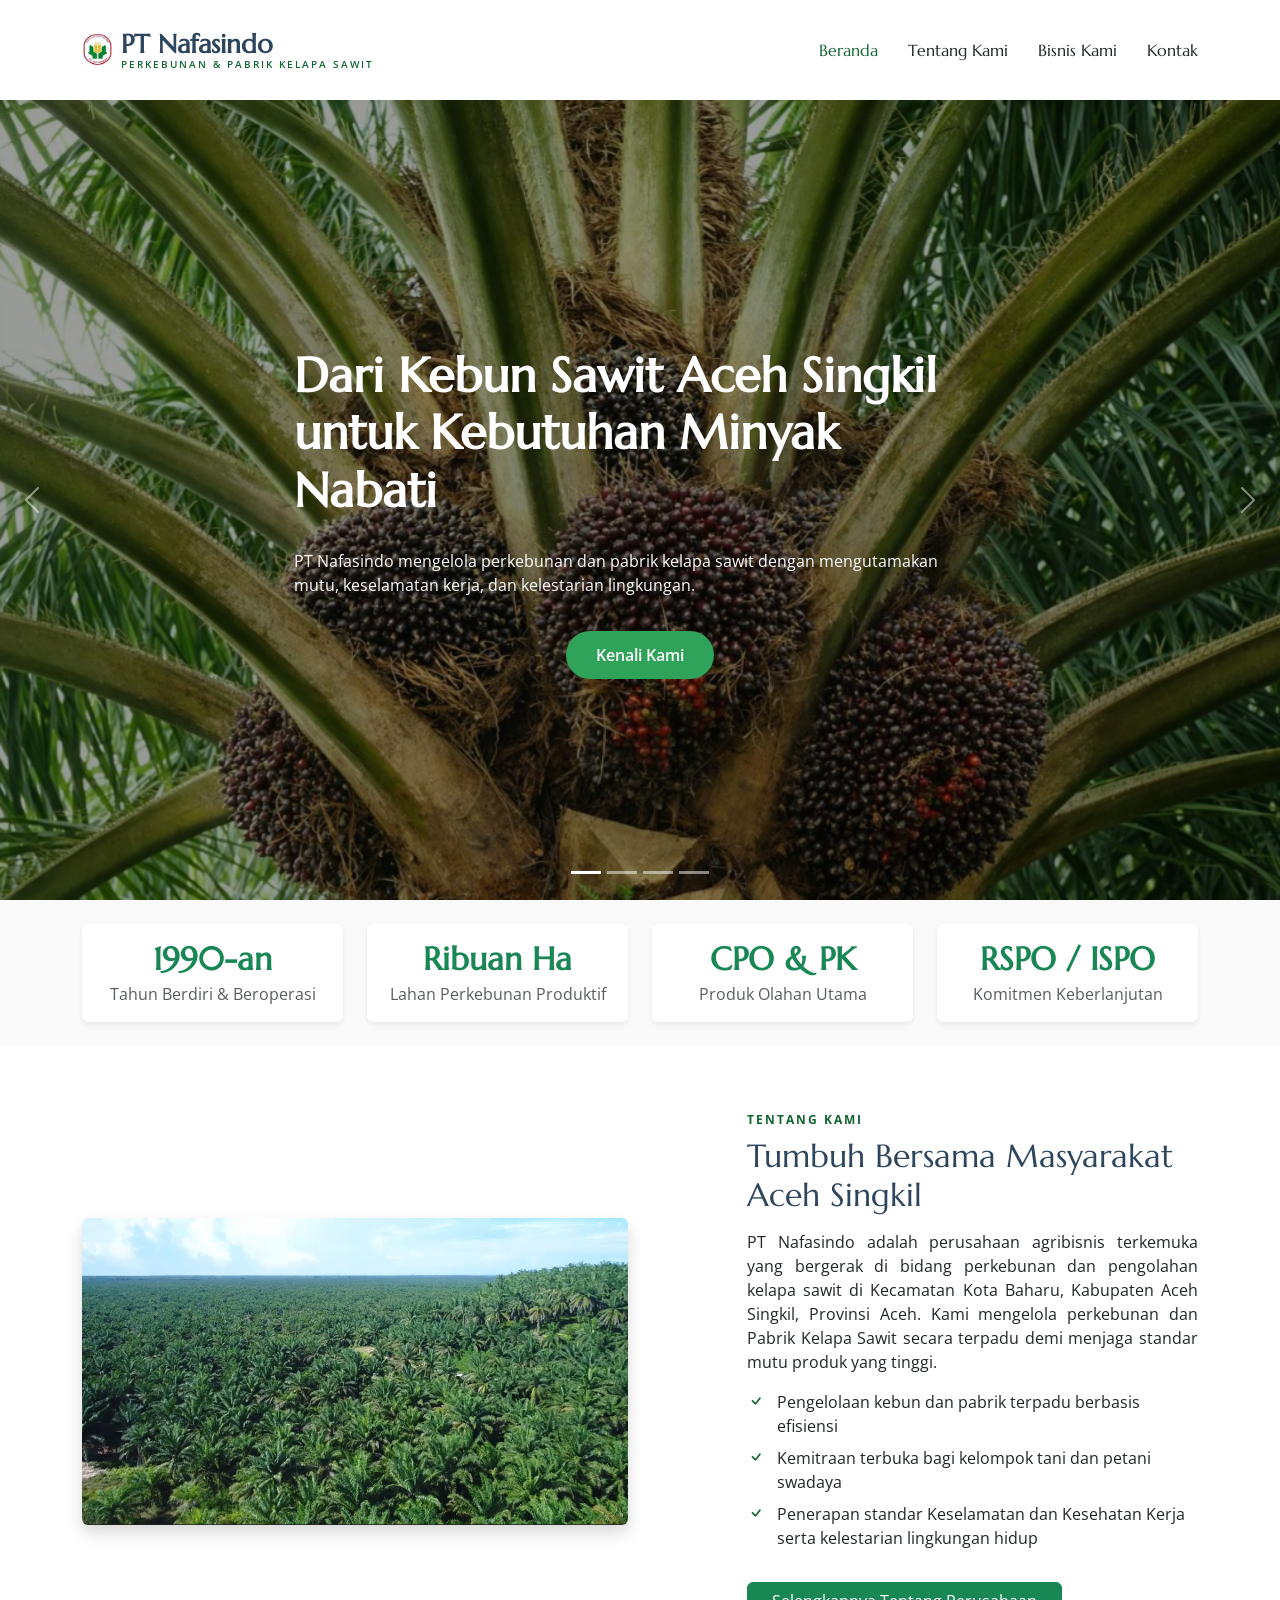
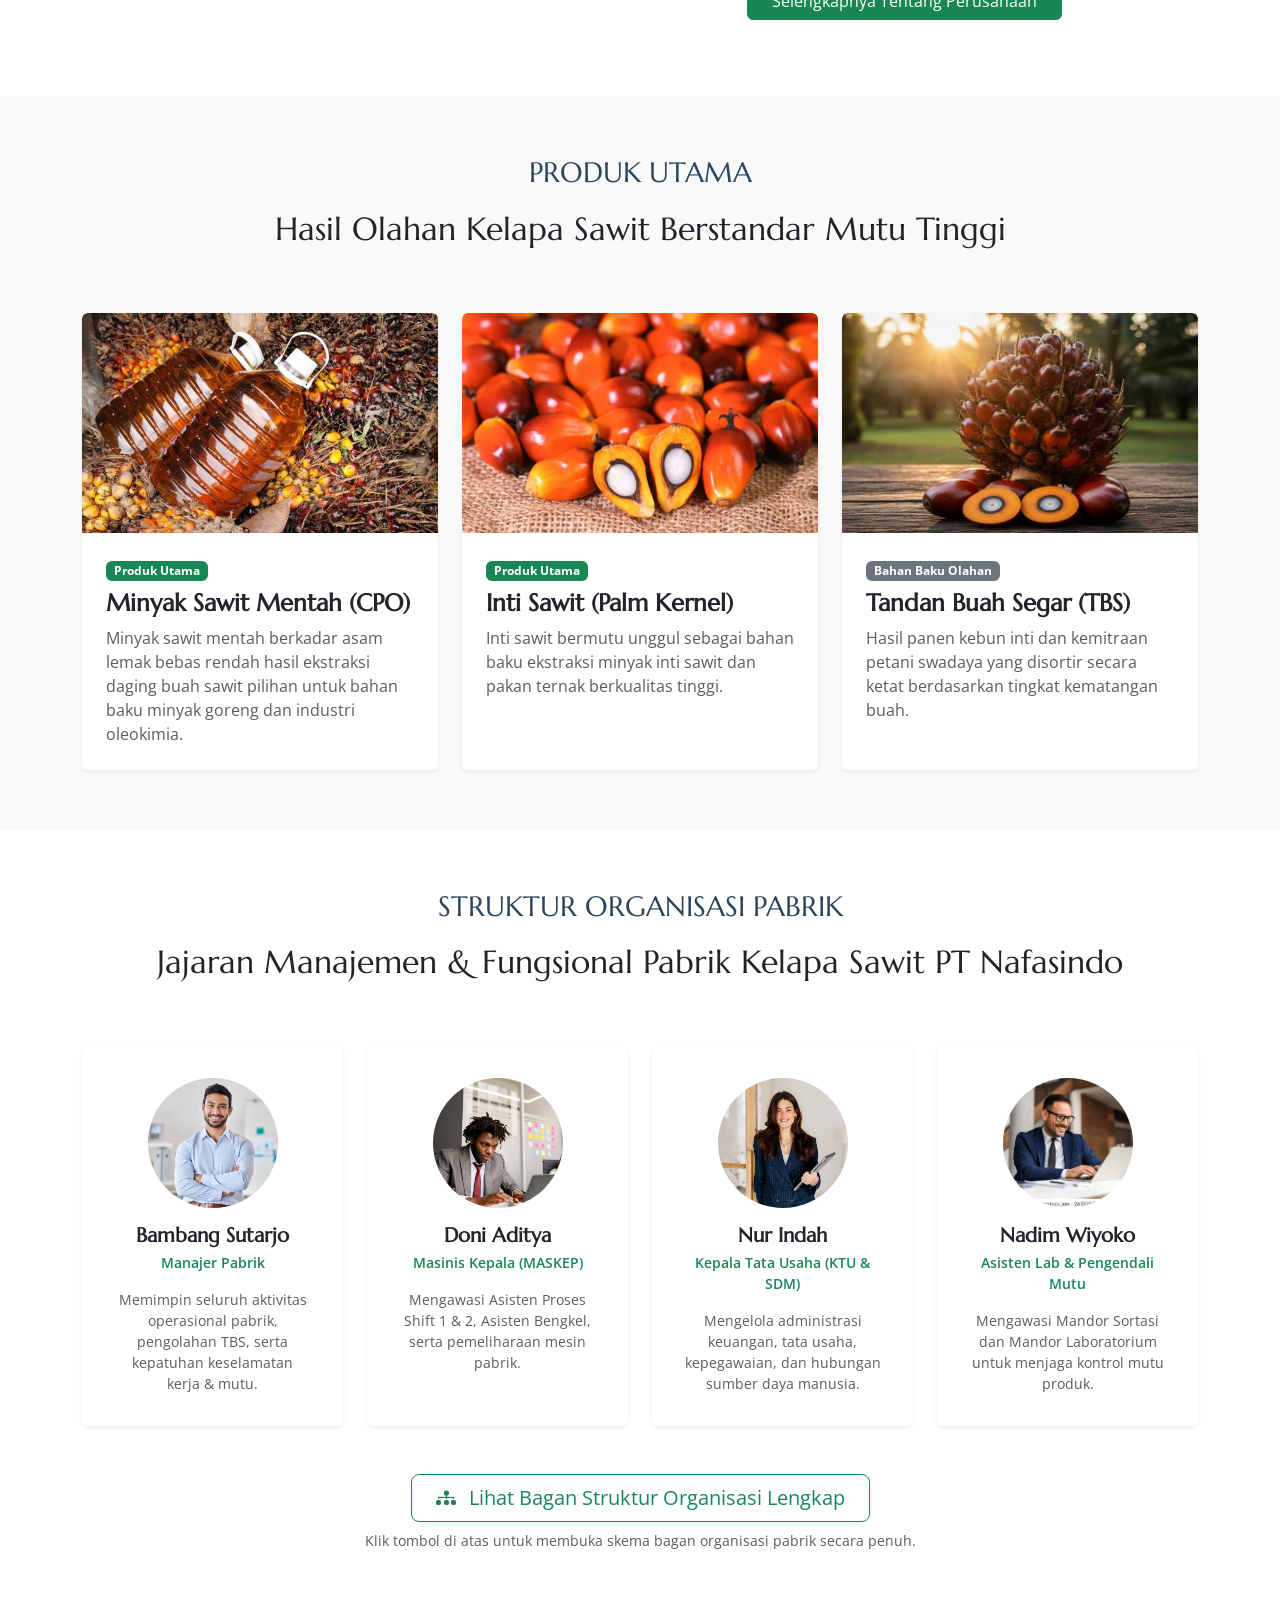
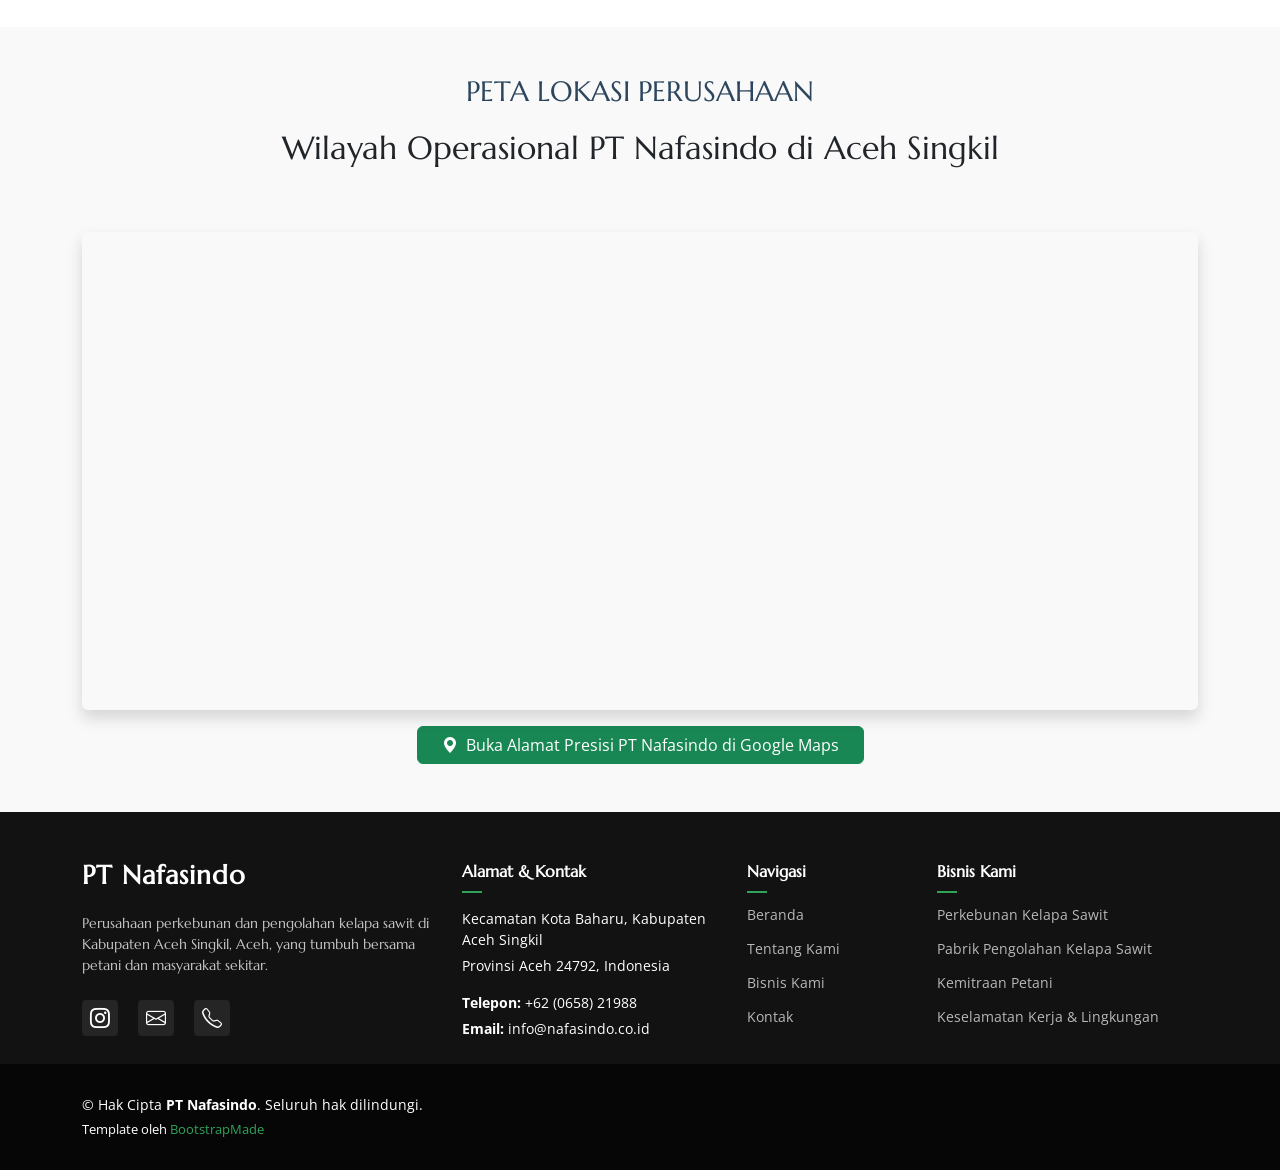
<file: index.html>
<!DOCTYPE html>
<html lang="id">

<head>
  <meta charset="utf-8">
  <meta content="width=device-width, initial-scale=1.0" name="viewport">
  <title>Beranda - PT Nafasindo</title>
  <meta name="description" content="PT Nafasindo - Perusahaan Perkebunan dan Pabrik Pengolahan Kelapa Sawit Terintegrasi di Aceh Singkil.">
  <meta name="keywords" content="PT Nafasindo, Kelapa Sawit, Perkebunan Sawit, Aceh Singkil, CPO, Inti Sawit">

  <link href="assets/img/logo perusahaan.jpg" rel="icon">
  <link href="assets/img/logo perusahaan.jpg" rel="apple-touch-icon">

  <link href="https://fonts.googleapis.com" rel="preconnect">
  <link href="https://fonts.gstatic.com" rel="preconnect" crossorigin>
  <link href="https://fonts.googleapis.com/css2?family=Open+Sans:ital,wght@0,300;0,400;0,500;0,600;0,700;0,800&family=Marcellus:wght@400&display=swap" rel="stylesheet">

  <link href="assets/vendor/bootstrap/css/bootstrap.min.css" rel="stylesheet">
  <link href="assets/vendor/bootstrap-icons/bootstrap-icons.css" rel="stylesheet">
  <link href="assets/vendor/aos/aos.css" rel="stylesheet">
  <link href="assets/vendor/swiper/swiper-bundle.min.css" rel="stylesheet">
  <link href="assets/vendor/glightbox/css/glightbox.min.css" rel="stylesheet">

  <link href="assets/css/main.css" rel="stylesheet">
  <link href="assets/css/nafasindo.css" rel="stylesheet">
</head>

<body class="index-page">

  <!-- Bilah Navigasi Atas -->
  <header id="header" class="header d-flex align-items-center position-relative">
    <div class="container-fluid container-xl position-relative d-flex align-items-center justify-content-between">
      <a href="index.html" class="logo d-flex align-items-center">
        <img src="assets/img/logo perusahaan.jpg" alt="Logo PT Nafasindo" class="me-2" style="max-height: 40px;">
        <span class="sitename">PT Nafasindo<small>PERKEBUNAN &amp; PABRIK KELAPA SAWIT</small></span>
      </a>

      <nav id="navmenu" class="navmenu">
        <ul>
          <li><a href="index.html" class="active">Beranda</a></li>
          <li><a href="about.html">Tentang Kami</a></li>
          <li><a href="services.html">Bisnis Kami</a></li>
          <li><a href="contact.html">Kontak</a></li>
        </ul>
        <i class="mobile-nav-toggle d-xl-none bi bi-list"></i>
      </nav>
    </div>
  </header>

  <main class="main">

    <!-- Bagian Spanduk Utama -->
    <section id="hero" class="hero section dark-background">
      <div id="hero-carousel" class="carousel slide carousel-fade" data-bs-ride="carousel" data-bs-interval="5000">

        <div class="carousel-item active">
          <img src="assets/img/pohon-sawit.jpg" alt="Tandan buah kelapa sawit di pohon">
          <div class="carousel-container">
            <h2>Dari Kebun Sawit Aceh Singkil untuk Kebutuhan Minyak Nabati</h2>
            <p>PT Nafasindo mengelola perkebunan dan pabrik kelapa sawit dengan mengutamakan mutu, keselamatan kerja, dan kelestarian lingkungan.</p>
            <a href="about.html" class="btn-hero">Kenali Kami</a>
          </div>
        </div>

        <div class="carousel-item">
          <img src="assets/img/kebun-nafasindo.png" alt="Hamparan kebun kelapa sawit PT Nafasindo">
          <div class="carousel-container">
            <h2>Hamparan Kebun yang Dikelola Sepenuh Hati</h2>
            <p>Perawatan tanaman yang teratur menjadi dasar buah sawit yang bermutu dan hasil panen yang berkelanjutan.</p>
            <a href="services.html#perkebunan" class="btn-hero">Lihat Perkebunan</a>
          </div>
        </div>

        <div class="carousel-item">
          <img src="assets/img/kemitraan-petani.jpg" alt="Penyerahan dokumen kemitraan PT Nafasindo dengan kelompok tani">
          <div class="carousel-container">
            <h2>Kolaborasi bersama Masyarakat</h2>
            <p>Peluncuran perdana program kemitraan PT Nafasindo dengan kelompok tani sekitar perusahaan.</p>
            <a href="services.html#kemitraan" class="btn-hero">Program Kemitraan</a>
          </div>
        </div>

        <div class="carousel-item">
          <img src="assets/img/buah-sawit-2.jpg" alt="Tandan buah sawit segar siap panen">
          <div class="carousel-container">
            <h2>Tandan Buah Segar Pilihan</h2>
            <p>Buah yang dipanen pada tingkat kematangan tepat menghasilkan rendemen minyak yang lebih baik.</p>
            <a href="services.html#pabrik" class="btn-hero">Pengolahan Kami</a>
          </div>
        </div>

        <a class="carousel-control-prev" href="#hero-carousel" role="button" data-bs-slide="prev">
          <span class="carousel-control-prev-icon bi bi-chevron-left" aria-hidden="true"></span>
        </a>
        <a class="carousel-control-next" href="#hero-carousel" role="button" data-bs-slide="next">
          <span class="carousel-control-next-icon bi bi-chevron-right" aria-hidden="true"></span>
        </a>
        <ol class="carousel-indicators"></ol>
      </div>
    </section>

    <!-- Ringkasan Statistik Perusahaan -->
    <section class="section py-4 light-background">
      <div class="container">
        <div class="row gy-4 text-center">
          <div class="col-lg-3 col-md-6" data-aos="fade-up" data-aos-delay="100">
            <div class="p-3 bg-white shadow-sm rounded">
              <h2 class="fw-bold text-success mb-1">1990-an</h2>
              <p class="text-muted mb-0">Tahun Berdiri &amp; Beroperasi</p>
            </div>
          </div>
          <div class="col-lg-3 col-md-6" data-aos="fade-up" data-aos-delay="200">
            <div class="p-3 bg-white shadow-sm rounded">
              <h2 class="fw-bold text-success mb-1">Ribuan Ha</h2>
              <p class="text-muted mb-0">Lahan Perkebunan Produktif</p>
            </div>
          </div>
          <div class="col-lg-3 col-md-6" data-aos="fade-up" data-aos-delay="300">
            <div class="p-3 bg-white shadow-sm rounded">
              <h2 class="fw-bold text-success mb-1">CPO &amp; PK</h2>
              <p class="text-muted mb-0">Produk Olahan Utama</p>
            </div>
          </div>
          <div class="col-lg-3 col-md-6" data-aos="fade-up" data-aos-delay="400">
            <div class="p-3 bg-white shadow-sm rounded">
              <h2 class="fw-bold text-success mb-1">RSPO / ISPO</h2>
              <p class="text-muted mb-0">Komitmen Keberlanjutan</p>
            </div>
          </div>
        </div>
      </div>
    </section>

    <!-- Bagian Ringkasan Tentang Kami -->
    <section id="tentang" class="section">
      <div class="container">
        <div class="row gy-4 align-items-center justify-content-between">
          <div class="col-lg-6" data-aos="zoom-out">
            <img src="assets/img/kebun-nafasindo.png" alt="Kebun sawit PT Nafasindo dari udara" class="img-fluid rounded shadow nf-photo">
          </div>
          <div class="col-lg-5" data-aos="fade-up" data-aos-delay="100">
            <span class="nf-tag">Tentang Kami</span>
            <h2 class="content-title mb-3">Tumbuh Bersama Masyarakat Aceh Singkil</h2>
            <p class="text-justify">PT Nafasindo adalah perusahaan agribisnis terkemuka yang bergerak di bidang perkebunan dan pengolahan kelapa sawit di Kecamatan Kota Baharu, Kabupaten Aceh Singkil, Provinsi Aceh. Kami mengelola perkebunan dan Pabrik Kelapa Sawit secara terpadu demi menjaga standar mutu produk yang tinggi.</p>
            <ul class="list-unstyled list-check">
              <li>Pengelolaan kebun dan pabrik terpadu berbasis efisiensi</li>
              <li>Kemitraan terbuka bagi kelompok tani dan petani swadaya</li>
              <li>Penerapan standar Keselamatan dan Kesehatan Kerja serta kelestarian lingkungan hidup</li>
            </ul>
            <p><a href="about.html" class="btn btn-success px-4 mt-2">Selengkapnya Tentang Perusahaan</a></p>
          </div>
        </div>
      </div>
    </section>

    <!-- Bagian Produk -->
    <section class="section light-background">
      <div class="container section-title" data-aos="fade-up">
        <h2>PRODUK UTAMA</h2>
        <p>Hasil Olahan Kelapa Sawit Berstandar Mutu Tinggi</p>
      </div>
      <div class="container">
        <div class="row gy-4">
          <div class="col-lg-4 col-md-6" data-aos="fade-up" data-aos-delay="100">
            <div class="card border-0 shadow-sm h-100 overflow-hidden">
              <img src="assets/img/minyak sawit mentah.jpg" class="card-img-top" alt="Minyak Sawit Mentah" style="height: 220px; object-fit: cover;">
              <div class="card-body p-4">
                <span class="badge bg-success mb-2">Produk Utama</span>
                <h4 class="card-title fw-bold">Minyak Sawit Mentah (CPO)</h4>
                <p class="card-text text-muted">Minyak sawit mentah berkadar asam lemak bebas rendah hasil ekstraksi daging buah sawit pilihan untuk bahan baku minyak goreng dan industri oleokimia.</p>
              </div>
            </div>
          </div>
          <div class="col-lg-4 col-md-6" data-aos="fade-up" data-aos-delay="200">
            <div class="card border-0 shadow-sm h-100 overflow-hidden">
              <img src="assets/img/palm kernel.webp" class="card-img-top" alt="Inti Sawit" style="height: 220px; object-fit: cover;">
              <div class="card-body p-4">
                <span class="badge bg-success mb-2">Produk Utama</span>
                <h4 class="card-title fw-bold">Inti Sawit (Palm Kernel)</h4>
                <p class="card-text text-muted">Inti sawit bermutu unggul sebagai bahan baku ekstraksi minyak inti sawit dan pakan ternak berkualitas tinggi.</p>
              </div>
            </div>
          </div>
          <div class="col-lg-4 col-md-6" data-aos="fade-up" data-aos-delay="300">
            <div class="card border-0 shadow-sm h-100 overflow-hidden">
              <img src="assets/img/tbs.jpg" class="card-img-top" alt="Tandan Buah Segar" style="height: 220px; object-fit: cover;">
              <div class="card-body p-4">
                <span class="badge bg-secondary mb-2">Bahan Baku Olahan</span>
                <h4 class="card-title fw-bold">Tandan Buah Segar (TBS)</h4>
                <p class="card-text text-muted">Hasil panen kebun inti dan kemitraan petani swadaya yang disortir secara ketat berdasarkan tingkat kematangan buah.</p>
              </div>
            </div>
          </div>
        </div>
      </div>
    </section>

    <!-- Bagian Struktur Organisasi -->
    <section class="section">
      <div class="container section-title" data-aos="fade-up">
        <h2>STRUKTUR ORGANISASI PABRIK</h2>
        <p>Jajaran Manajemen &amp; Fungsional Pabrik Kelapa Sawit PT Nafasindo</p>
      </div>
      <div class="container">
        <div class="row gy-4 justify-content-center">
          <div class="col-lg-3 col-md-6" data-aos="fade-up" data-aos-delay="100">
            <div class="card border-0 shadow-sm text-center p-3 h-100">
              <img src="assets/img/manajer pabrik.jpg" class="card-img-top rounded-circle mx-auto mt-3" alt="Manajer Pabrik" style="width: 130px; height: 130px; object-fit: cover;">
              <div class="card-body">
                <h5 class="card-title fw-bold mb-1">Bambang Sutarjo</h5>
                <p class="text-success small fw-semibold">Manajer Pabrik</p>
                <p class="card-text text-muted small">Memimpin seluruh aktivitas operasional pabrik, pengolahan TBS, serta kepatuhan keselamatan kerja &amp; mutu.</p>
              </div>
            </div>
          </div>
          <div class="col-lg-3 col-md-6" data-aos="fade-up" data-aos-delay="200">
            <div class="card border-0 shadow-sm text-center p-3 h-100">
              <img src="assets/img/general manager.avif" class="card-img-top rounded-circle mx-auto mt-3" alt="Masinis Kepala" style="width: 130px; height: 130px; object-fit: cover;">
              <div class="card-body">
                <h5 class="card-title fw-bold mb-1">Doni Aditya</h5>
                <p class="text-success small fw-semibold">Masinis Kepala (MASKEP)</p>
                <p class="card-text text-muted small">Mengawasi Asisten Proses Shift 1 &amp; 2, Asisten Bengkel, serta pemeliharaan mesin pabrik.</p>
              </div>
            </div>
          </div>
          <div class="col-lg-3 col-md-6" data-aos="fade-up" data-aos-delay="300">
            <div class="card border-0 shadow-sm text-center p-3 h-100">
              <img src="assets/img/manajer humas.jpg" class="card-img-top rounded-circle mx-auto mt-3" alt="Kepala Tata Usaha" style="width: 130px; height: 130px; object-fit: cover;">
              <div class="card-body">
                <h5 class="card-title fw-bold mb-1">Nur Indah</h5>
                <p class="text-success small fw-semibold">Kepala Tata Usaha (KTU &amp; SDM)</p>
                <p class="card-text text-muted small">Mengelola administrasi keuangan, tata usaha, kepegawaian, dan hubungan sumber daya manusia.</p>
              </div>
            </div>
          </div>
          <div class="col-lg-3 col-md-6" data-aos="fade-up" data-aos-delay="400">
            <div class="card border-0 shadow-sm text-center p-3 h-100">
              <img src="assets/img/direktur.webp" class="card-img-top rounded-circle mx-auto mt-3" alt="Asisten Lab" style="width: 130px; height: 130px; object-fit: cover;">
              <div class="card-body">
                <h5 class="card-title fw-bold mb-1">Nadim Wiyoko</h5>
                <p class="text-success small fw-semibold">Asisten Lab &amp; Pengendali Mutu</p>
                <p class="card-text text-muted small">Mengawasi Mandor Sortasi dan Mandor Laboratorium untuk menjaga kontrol mutu produk.</p>
              </div>
            </div>
          </div>
        </div>

        <!-- Tombol Tautan Pop-up Bagan Struktur Organisasi -->
        <div class="row mt-5">
          <div class="col-12 text-center" data-aos="fade-up">
            <a href="assets/img/bagan nafasindo.png" class="btn btn-outline-success btn-lg px-4 glightbox" data-gallery="bagan-struktur" title="Bagan Struktur Organisasi Pabrik PT Nafasindo">
              <i class="bi bi-diagram-3-fill me-2"></i> Lihat Bagan Struktur Organisasi Lengkap
            </a>
            <p class="text-muted small mt-2">Klik tombol di atas untuk membuka skema bagan organisasi pabrik secara penuh.</p>
          </div>
        </div>

      </div>
    </section>

    <!-- Bagian Peta Lokasi dengan Tombol Langsung ke Alamat Google Maps -->
    <section class="section light-background py-5">
      <div class="container section-title" data-aos="fade-up">
        <h2>PETA LOKASI PERUSAHAAN</h2>
        <p>Wilayah Operasional PT Nafasindo di Aceh Singkil</p>
      </div>
      <div class="container" data-aos="fade-up" data-aos-delay="100">
        <div class="row gy-4">
          <div class="col-lg-12">
            <div class="ratio ratio-21x9 shadow rounded overflow-hidden">
              <iframe 
                src="https://www.google.com/maps/embed?pb=!1m18!1m12!1m3!1d3988.423180470559!2d97.9734185!3d2.3482703!2m3!1f0!2f0!3f0!3m2!1i1024!2i768!4f13.1!3m3!1m2!1s0x302b1154cce050b1%3A0xb3bd38392576bbf1!2sPT.%20Nafasindo!5e0!3m2!1sid!2sid!4v1700000000000!5m2!1sid!2sid" 
                style="border:0;" 
                allowfullscreen="" 
                loading="lazy" 
                referrerpolicy="no-referrer-when-downgrade">
              </iframe>
            </div>
            <div class="text-center mt-3">
              <a href="https://maps.app.goo.gl/V1RDeCjv9b3nRRBUA" target="_blank" class="btn btn-success px-4">
                <i class="bi bi-geo-alt-fill me-2"></i>Buka Alamat Presisi PT Nafasindo di Google Maps
              </a>
            </div>
          </div>
        </div>
      </div>
    </section>

  
  </main>

  <!-- Catatan Bawah / Footer -->
  <footer id="footer" class="footer dark-background">
    <div class="footer-top">
      <div class="container">
        <div class="row gy-4">
          <div class="col-lg-4 col-md-12 footer-about">
            <a href="index.html" class="logo d-flex align-items-center">
              <span class="sitename">PT Nafasindo</span>
            </a>
            <p class="mt-3 opacity-75">Perusahaan perkebunan dan pengolahan kelapa sawit di Kabupaten Aceh Singkil, Aceh, yang tumbuh bersama petani dan masyarakat sekitar.</p>
            <div class="social-links d-flex mt-4 gap-3">
              <a href="https://instagram.com/infoupnyk" target="_blank" class="text-white fs-5" title="Instagram @infoupnyk"><i class="bi bi-instagram"></i></a>
              <a href="mailto:info@nafasindo.co.id" class="text-white fs-5" title="Email Perusahaan"><i class="bi bi-envelope"></i></a>
              <a href="tel:+6265821988" class="text-white fs-5" title="Telepon Perusahaan"><i class="bi bi-telephone"></i></a>
            </div>
          </div>

          <div class="col-lg-3 col-md-6 footer-contact">
            <h4>Alamat &amp; Kontak</h4>
            <p>Kecamatan Kota Baharu, Kabupaten Aceh Singkil</p>
            <p>Provinsi Aceh 24792, Indonesia</p>
            <p class="mt-3"><strong>Telepon:</strong> <span>+62 (0658) 21988</span></p>
            <p><strong>Email:</strong> <span>info@nafasindo.co.id</span></p>
          </div>

          <div class="col-lg-2 col-md-6 footer-links">
            <h4>Navigasi</h4>
            <ul>
              <li><a href="index.html">Beranda</a></li>
              <li><a href="about.html">Tentang Kami</a></li>
              <li><a href="services.html">Bisnis Kami</a></li>
              <li><a href="contact.html">Kontak</a></li>
            </ul>
          </div>

          <div class="col-lg-3 col-md-6 footer-links">
            <h4>Bisnis Kami</h4>
            <ul>
              <li><a href="services.html#perkebunan">Perkebunan Kelapa Sawit</a></li>
              <li><a href="services.html#pabrik">Pabrik Pengolahan Kelapa Sawit</a></li>
              <li><a href="services.html#kemitraan">Kemitraan Petani</a></li>
              <li><a href="services.html#k3">Keselamatan Kerja &amp; Lingkungan</a></li>
            </ul>
          </div>
        </div>
      </div>
    </div>

    <div class="copyright text-center">
      <div class="container d-flex flex-column flex-lg-row justify-content-center justify-content-lg-between align-items-center">
        <div class="d-flex flex-column align-items-center align-items-lg-start">
          <div>© Hak Cipta <strong><span>PT Nafasindo</span></strong>. Seluruh hak dilindungi.</div>
          <div class="credits">
            Template oleh <a href="https://bootstrapmade.com/">BootstrapMade</a>
          </div>
        </div>
      </div>
    </div>
  </footer>

  <a href="#" id="scroll-top" class="scroll-top d-flex align-items-center justify-content-center"><i class="bi bi-arrow-up-short"></i></a>
  <div id="preloader"></div>

  <script src="assets/vendor/bootstrap/js/bootstrap.bundle.min.js"></script>
  <script src="assets/vendor/aos/aos.js"></script>
  <script src="assets/vendor/swiper/swiper-bundle.min.js"></script>
  <script src="assets/vendor/glightbox/js/glightbox.min.js"></script>
  <script src="assets/js/main.js"></script>

</body>

</html>
</file>
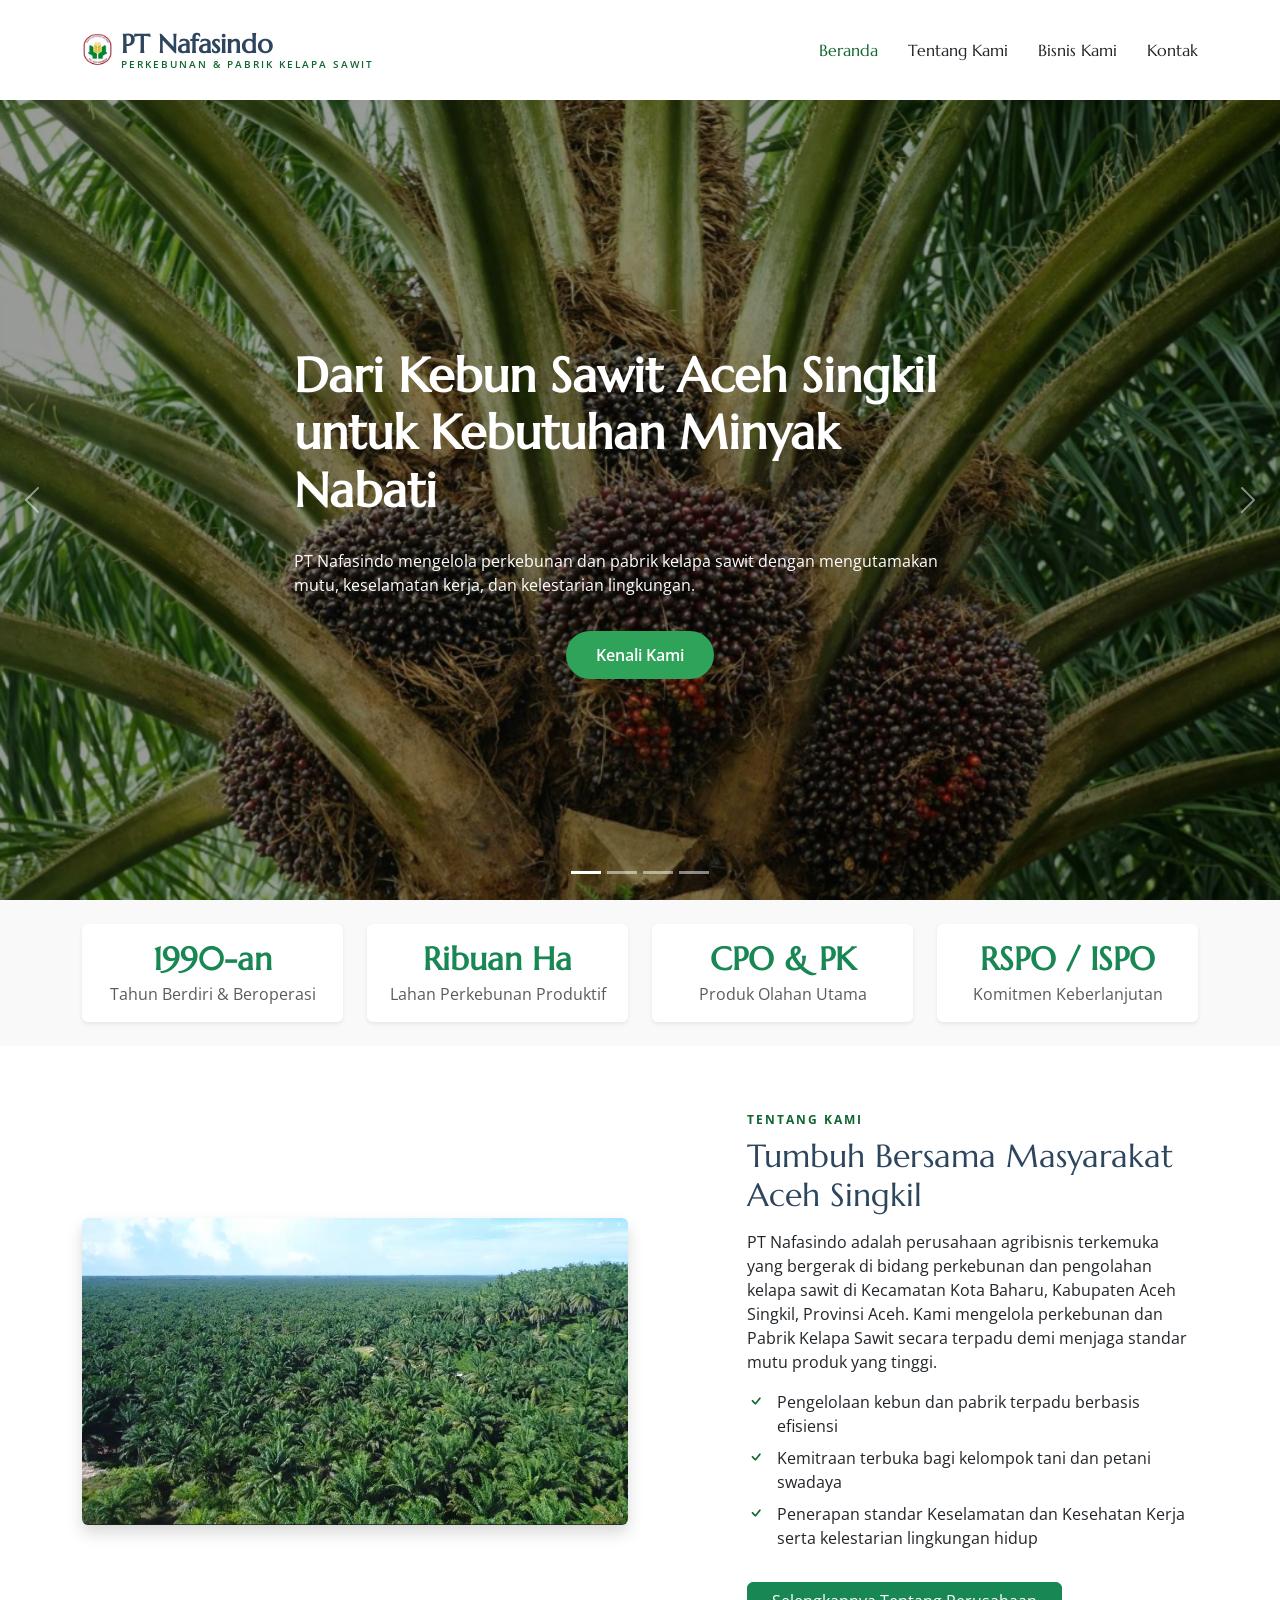
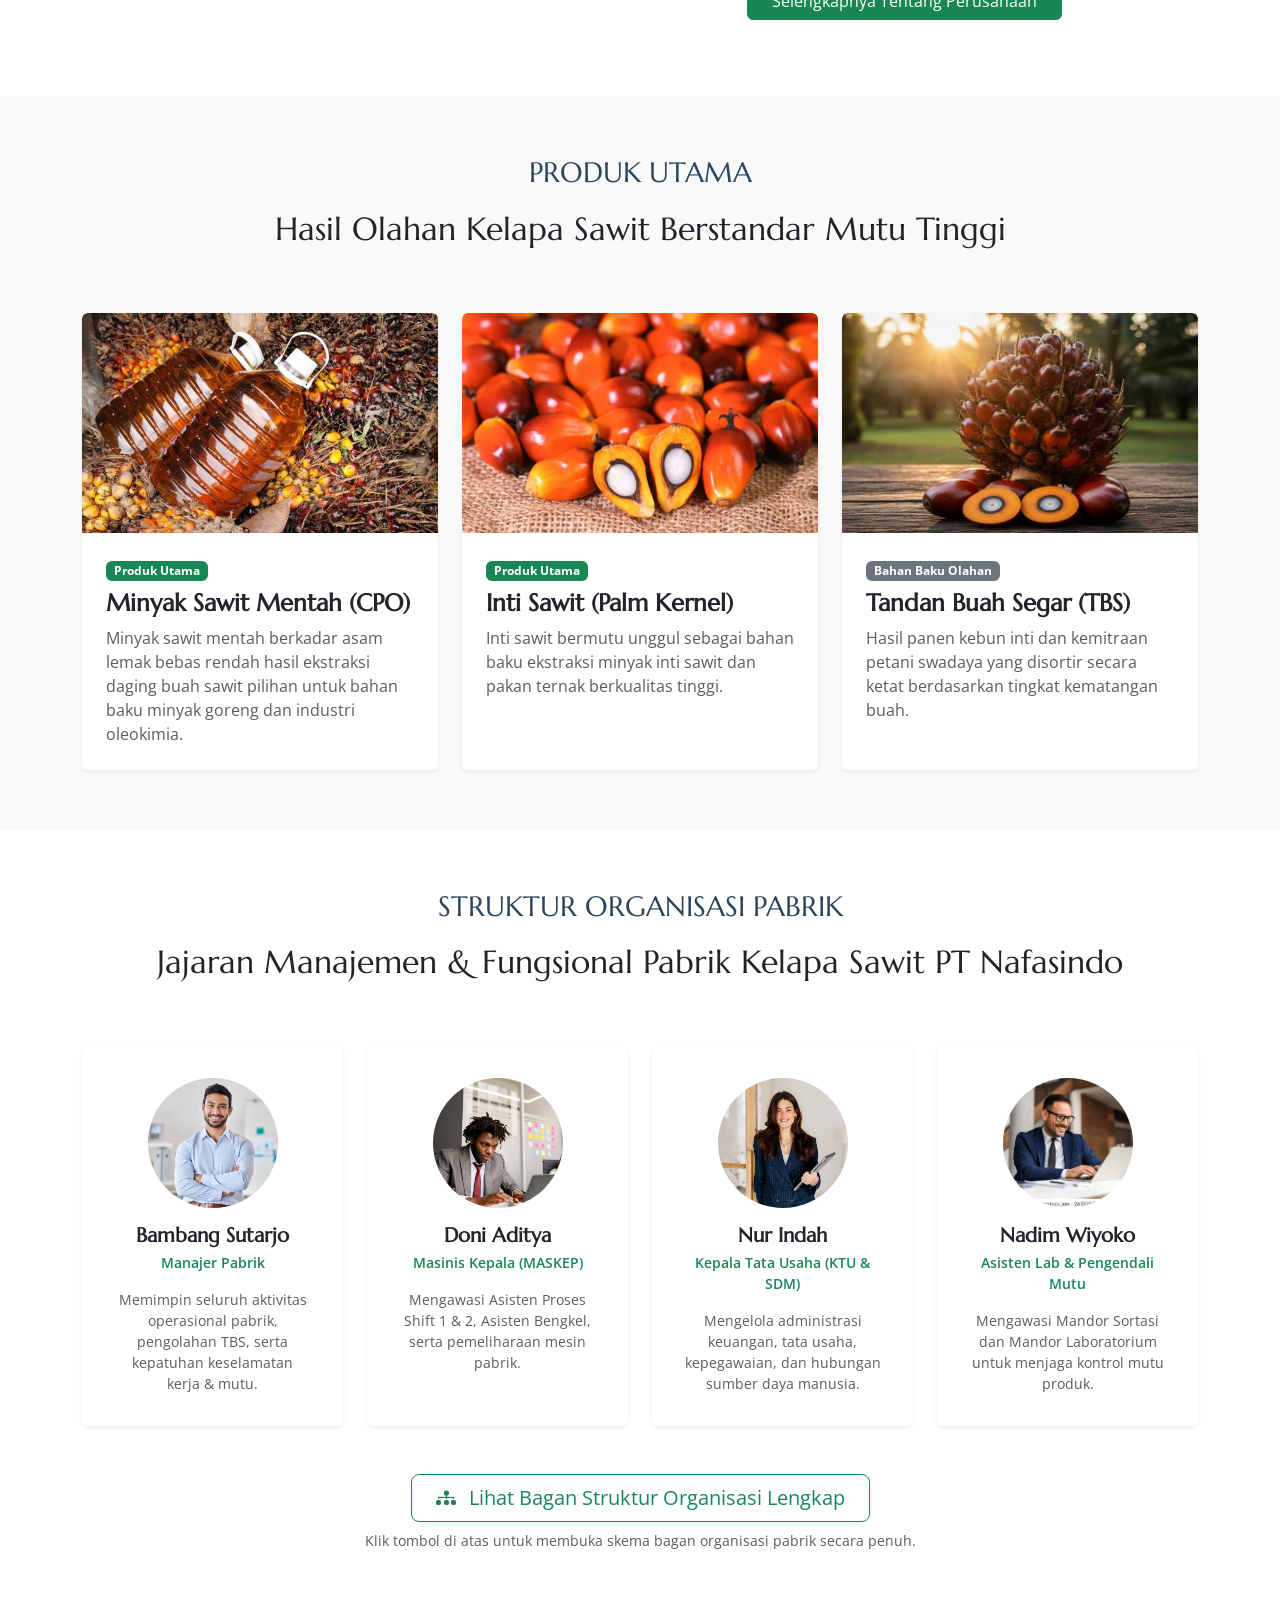
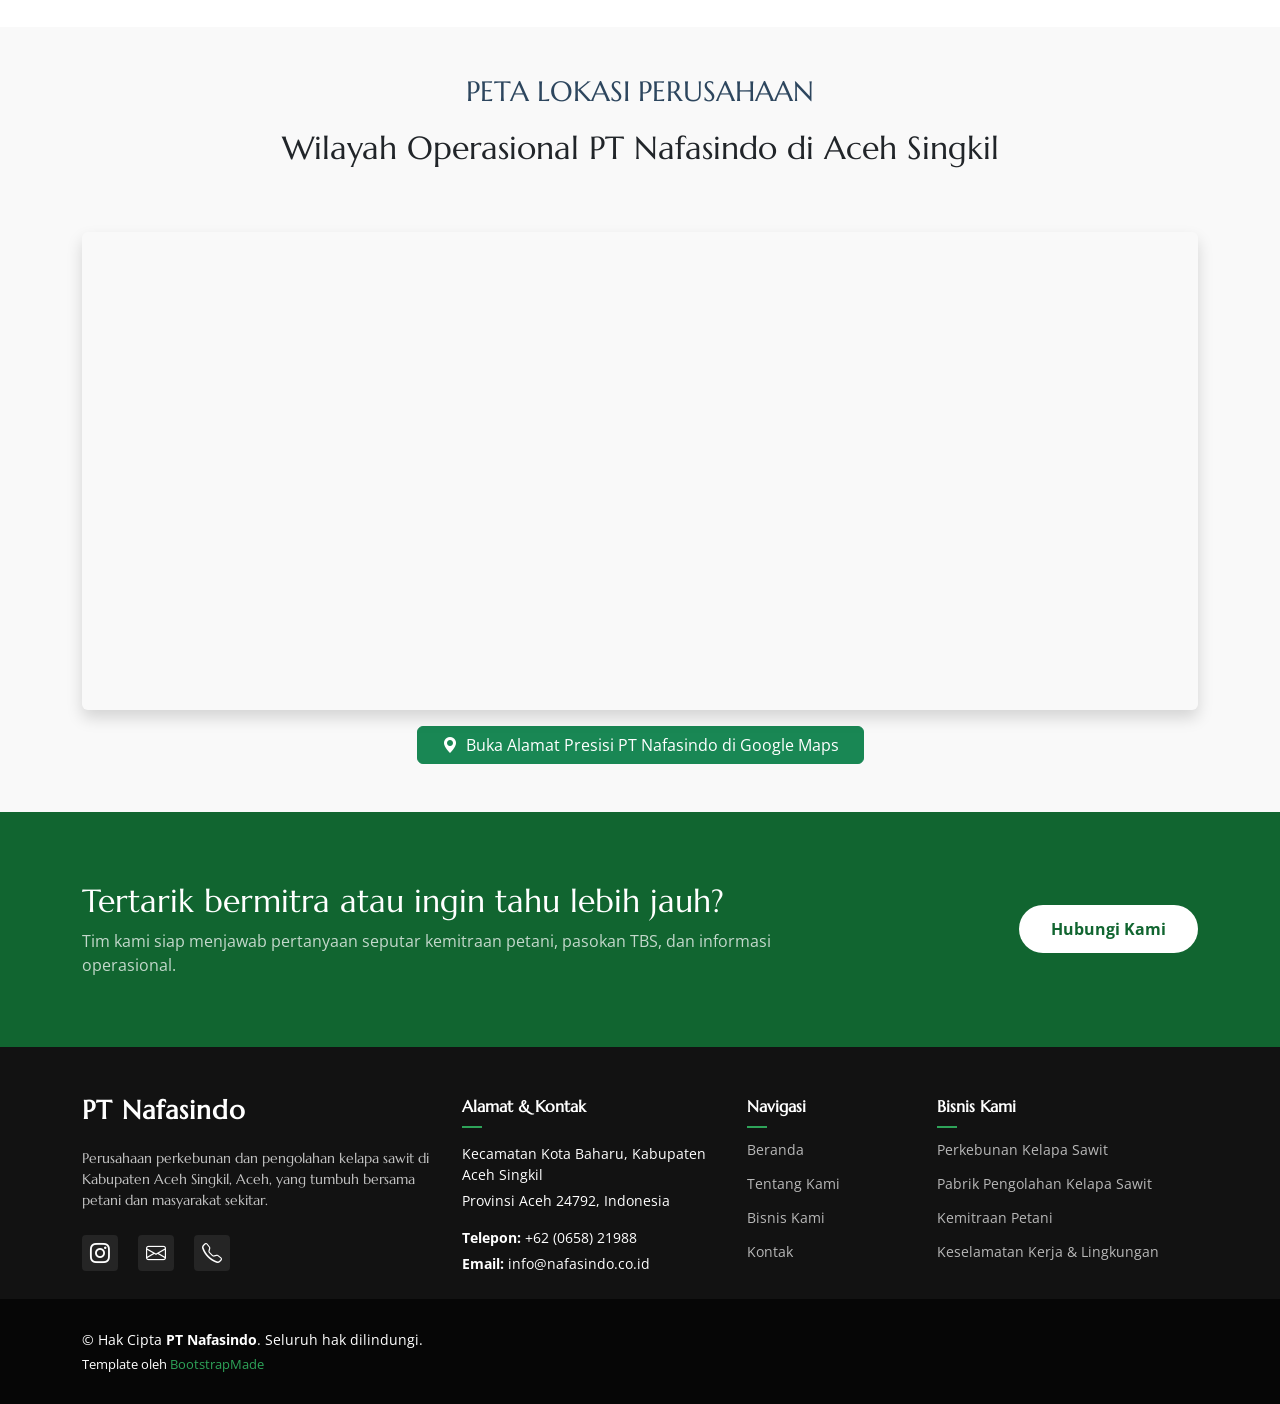
<file: nafasindo/index.html>
<!DOCTYPE html>
<html lang="id">

<head>
  <meta charset="utf-8">
  <meta content="width=device-width, initial-scale=1.0" name="viewport">
  <title>Beranda - PT Nafasindo</title>
  <meta name="description" content="PT Nafasindo - Perusahaan Perkebunan dan Pabrik Pengolahan Kelapa Sawit Terintegrasi di Aceh Singkil.">
  <meta name="keywords" content="PT Nafasindo, Kelapa Sawit, Perkebunan Sawit, Aceh Singkil, CPO, Inti Sawit">

  <link href="assets/img/favicon.png" rel="icon">
  <link href="assets/img/apple-touch-icon.png" rel="apple-touch-icon">

  <link href="https://fonts.googleapis.com" rel="preconnect">
  <link href="https://fonts.gstatic.com" rel="preconnect" crossorigin>
  <link href="https://fonts.googleapis.com/css2?family=Open+Sans:ital,wght@0,300;0,400;0,500;0,600;0,700;0,800&family=Marcellus:wght@400&display=swap" rel="stylesheet">

  <link href="assets/vendor/bootstrap/css/bootstrap.min.css" rel="stylesheet">
  <link href="assets/vendor/bootstrap-icons/bootstrap-icons.css" rel="stylesheet">
  <link href="assets/vendor/aos/aos.css" rel="stylesheet">
  <link href="assets/vendor/swiper/swiper-bundle.min.css" rel="stylesheet">
  <link href="assets/vendor/glightbox/css/glightbox.min.css" rel="stylesheet">

  <link href="assets/css/main.css" rel="stylesheet">
  <link href="assets/css/nafasindo.css" rel="stylesheet">
</head>

<body class="index-page">

  <!-- Bilah Navigasi Atas -->
  <header id="header" class="header d-flex align-items-center position-relative">
    <div class="container-fluid container-xl position-relative d-flex align-items-center justify-content-between">
      <a href="index.html" class="logo d-flex align-items-center">
        <img src="assets/img/logo perusahaan.jpg" alt="Logo PT Nafasindo" class="me-2" style="max-height: 40px;">
        <span class="sitename">PT Nafasindo<small>PERKEBUNAN &amp; PABRIK KELAPA SAWIT</small></span>
      </a>

      <nav id="navmenu" class="navmenu">
        <ul>
          <li><a href="index.html" class="active">Beranda</a></li>
          <li><a href="about.html">Tentang Kami</a></li>
          <li><a href="services.html">Bisnis Kami</a></li>
          <li><a href="contact.html">Kontak</a></li>
        </ul>
        <i class="mobile-nav-toggle d-xl-none bi bi-list"></i>
      </nav>
    </div>
  </header>

  <main class="main">

    <!-- Bagian Spanduk Utama -->
    <section id="hero" class="hero section dark-background">
      <div id="hero-carousel" class="carousel slide carousel-fade" data-bs-ride="carousel" data-bs-interval="5000">

        <div class="carousel-item active">
          <img src="assets/img/pohon-sawit.jpg" alt="Tandan buah kelapa sawit di pohon">
          <div class="carousel-container">
            <h2>Dari Kebun Sawit Aceh Singkil untuk Kebutuhan Minyak Nabati</h2>
            <p>PT Nafasindo mengelola perkebunan dan pabrik kelapa sawit dengan mengutamakan mutu, keselamatan kerja, dan kelestarian lingkungan.</p>
            <a href="about.html" class="btn-hero">Kenali Kami</a>
          </div>
        </div>

        <div class="carousel-item">
          <img src="assets/img/kebun-nafasindo.png" alt="Hamparan kebun kelapa sawit PT Nafasindo">
          <div class="carousel-container">
            <h2>Hamparan Kebun yang Dikelola Sepenuh Hati</h2>
            <p>Perawatan tanaman yang teratur menjadi dasar buah sawit yang bermutu dan hasil panen yang berkelanjutan.</p>
            <a href="services.html#perkebunan" class="btn-hero">Lihat Perkebunan</a>
          </div>
        </div>

        <div class="carousel-item">
          <img src="assets/img/kemitraan-petani.jpg" alt="Penyerahan dokumen kemitraan PT Nafasindo dengan kelompok tani">
          <div class="carousel-container">
            <h2>Kolaborasi bersama Masyarakat</h2>
            <p>Peluncuran perdana program kemitraan PT Nafasindo dengan kelompok tani sekitar perusahaan.</p>
            <a href="services.html#kemitraan" class="btn-hero">Program Kemitraan</a>
          </div>
        </div>

        <div class="carousel-item">
          <img src="assets/img/buah-sawit-2.jpg" alt="Tandan buah sawit segar siap panen">
          <div class="carousel-container">
            <h2>Tandan Buah Segar Pilihan</h2>
            <p>Buah yang dipanen pada tingkat kematangan tepat menghasilkan rendemen minyak yang lebih baik.</p>
            <a href="services.html#pabrik" class="btn-hero">Pengolahan Kami</a>
          </div>
        </div>

        <a class="carousel-control-prev" href="#hero-carousel" role="button" data-bs-slide="prev">
          <span class="carousel-control-prev-icon bi bi-chevron-left" aria-hidden="true"></span>
        </a>
        <a class="carousel-control-next" href="#hero-carousel" role="button" data-bs-slide="next">
          <span class="carousel-control-next-icon bi bi-chevron-right" aria-hidden="true"></span>
        </a>
        <ol class="carousel-indicators"></ol>
      </div>
    </section>

    <!-- Ringkasan Statistik Perusahaan -->
    <section class="section py-4 light-background">
      <div class="container">
        <div class="row gy-4 text-center">
          <div class="col-lg-3 col-md-6" data-aos="fade-up" data-aos-delay="100">
            <div class="p-3 bg-white shadow-sm rounded">
              <h2 class="fw-bold text-success mb-1">1990-an</h2>
              <p class="text-muted mb-0">Tahun Berdiri &amp; Beroperasi</p>
            </div>
          </div>
          <div class="col-lg-3 col-md-6" data-aos="fade-up" data-aos-delay="200">
            <div class="p-3 bg-white shadow-sm rounded">
              <h2 class="fw-bold text-success mb-1">Ribuan Ha</h2>
              <p class="text-muted mb-0">Lahan Perkebunan Produktif</p>
            </div>
          </div>
          <div class="col-lg-3 col-md-6" data-aos="fade-up" data-aos-delay="300">
            <div class="p-3 bg-white shadow-sm rounded">
              <h2 class="fw-bold text-success mb-1">CPO &amp; PK</h2>
              <p class="text-muted mb-0">Produk Olahan Utama</p>
            </div>
          </div>
          <div class="col-lg-3 col-md-6" data-aos="fade-up" data-aos-delay="400">
            <div class="p-3 bg-white shadow-sm rounded">
              <h2 class="fw-bold text-success mb-1">RSPO / ISPO</h2>
              <p class="text-muted mb-0">Komitmen Keberlanjutan</p>
            </div>
          </div>
        </div>
      </div>
    </section>

    <!-- Bagian Ringkasan Tentang Kami -->
    <section id="tentang" class="section">
      <div class="container">
        <div class="row gy-4 align-items-center justify-content-between">
          <div class="col-lg-6" data-aos="zoom-out">
            <img src="assets/img/kebun-nafasindo.png" alt="Kebun sawit PT Nafasindo dari udara" class="img-fluid rounded shadow nf-photo">
          </div>
          <div class="col-lg-5" data-aos="fade-up" data-aos-delay="100">
            <span class="nf-tag">Tentang Kami</span>
            <h2 class="content-title mb-3">Tumbuh Bersama Masyarakat Aceh Singkil</h2>
            <p>PT Nafasindo adalah perusahaan agribisnis terkemuka yang bergerak di bidang perkebunan dan pengolahan kelapa sawit di Kecamatan Kota Baharu, Kabupaten Aceh Singkil, Provinsi Aceh. Kami mengelola perkebunan dan Pabrik Kelapa Sawit secara terpadu demi menjaga standar mutu produk yang tinggi.</p>
            <ul class="list-unstyled list-check">
              <li>Pengelolaan kebun dan pabrik terpadu berbasis efisiensi</li>
              <li>Kemitraan terbuka bagi kelompok tani dan petani swadaya</li>
              <li>Penerapan standar Keselamatan dan Kesehatan Kerja serta kelestarian lingkungan hidup</li>
            </ul>
            <p><a href="about.html" class="btn btn-success px-4 mt-2">Selengkapnya Tentang Perusahaan</a></p>
          </div>
        </div>
      </div>
    </section>

    <!-- Bagian Produk -->
    <section class="section light-background">
      <div class="container section-title" data-aos="fade-up">
        <h2>PRODUK UTAMA</h2>
        <p>Hasil Olahan Kelapa Sawit Berstandar Mutu Tinggi</p>
      </div>
      <div class="container">
        <div class="row gy-4">
          <div class="col-lg-4 col-md-6" data-aos="fade-up" data-aos-delay="100">
            <div class="card border-0 shadow-sm h-100 overflow-hidden">
              <img src="assets/img/minyak sawit mentah.jpg" class="card-img-top" alt="Minyak Sawit Mentah" style="height: 220px; object-fit: cover;">
              <div class="card-body p-4">
                <span class="badge bg-success mb-2">Produk Utama</span>
                <h4 class="card-title fw-bold">Minyak Sawit Mentah (CPO)</h4>
                <p class="card-text text-muted">Minyak sawit mentah berkadar asam lemak bebas rendah hasil ekstraksi daging buah sawit pilihan untuk bahan baku minyak goreng dan industri oleokimia.</p>
              </div>
            </div>
          </div>
          <div class="col-lg-4 col-md-6" data-aos="fade-up" data-aos-delay="200">
            <div class="card border-0 shadow-sm h-100 overflow-hidden">
              <img src="assets/img/palm kernel.webp" class="card-img-top" alt="Inti Sawit" style="height: 220px; object-fit: cover;">
              <div class="card-body p-4">
                <span class="badge bg-success mb-2">Produk Utama</span>
                <h4 class="card-title fw-bold">Inti Sawit (Palm Kernel)</h4>
                <p class="card-text text-muted">Inti sawit bermutu unggul sebagai bahan baku ekstraksi minyak inti sawit dan pakan ternak berkualitas tinggi.</p>
              </div>
            </div>
          </div>
          <div class="col-lg-4 col-md-6" data-aos="fade-up" data-aos-delay="300">
            <div class="card border-0 shadow-sm h-100 overflow-hidden">
              <img src="assets/img/tbs.jpg" class="card-img-top" alt="Tandan Buah Segar" style="height: 220px; object-fit: cover;">
              <div class="card-body p-4">
                <span class="badge bg-secondary mb-2">Bahan Baku Olahan</span>
                <h4 class="card-title fw-bold">Tandan Buah Segar (TBS)</h4>
                <p class="card-text text-muted">Hasil panen kebun inti dan kemitraan petani swadaya yang disortir secara ketat berdasarkan tingkat kematangan buah.</p>
              </div>
            </div>
          </div>
        </div>
      </div>
    </section>

    <!-- Bagian Struktur Organisasi -->
    <section class="section">
      <div class="container section-title" data-aos="fade-up">
        <h2>STRUKTUR ORGANISASI PABRIK</h2>
        <p>Jajaran Manajemen &amp; Fungsional Pabrik Kelapa Sawit PT Nafasindo</p>
      </div>
      <div class="container">
        <div class="row gy-4 justify-content-center">
          <div class="col-lg-3 col-md-6" data-aos="fade-up" data-aos-delay="100">
            <div class="card border-0 shadow-sm text-center p-3 h-100">
              <img src="assets/img/manajer pabrik.jpg" class="card-img-top rounded-circle mx-auto mt-3" alt="Manajer Pabrik" style="width: 130px; height: 130px; object-fit: cover;">
              <div class="card-body">
                <h5 class="card-title fw-bold mb-1">Bambang Sutarjo</h5>
                <p class="text-success small fw-semibold">Manajer Pabrik</p>
                <p class="card-text text-muted small">Memimpin seluruh aktivitas operasional pabrik, pengolahan TBS, serta kepatuhan keselamatan kerja &amp; mutu.</p>
              </div>
            </div>
          </div>
          <div class="col-lg-3 col-md-6" data-aos="fade-up" data-aos-delay="200">
            <div class="card border-0 shadow-sm text-center p-3 h-100">
              <img src="assets/img/general manager.avif" class="card-img-top rounded-circle mx-auto mt-3" alt="Masinis Kepala" style="width: 130px; height: 130px; object-fit: cover;">
              <div class="card-body">
                <h5 class="card-title fw-bold mb-1">Doni Aditya</h5>
                <p class="text-success small fw-semibold">Masinis Kepala (MASKEP)</p>
                <p class="card-text text-muted small">Mengawasi Asisten Proses Shift 1 &amp; 2, Asisten Bengkel, serta pemeliharaan mesin pabrik.</p>
              </div>
            </div>
          </div>
          <div class="col-lg-3 col-md-6" data-aos="fade-up" data-aos-delay="300">
            <div class="card border-0 shadow-sm text-center p-3 h-100">
              <img src="assets/img/manajer humas.jpg" class="card-img-top rounded-circle mx-auto mt-3" alt="Kepala Tata Usaha" style="width: 130px; height: 130px; object-fit: cover;">
              <div class="card-body">
                <h5 class="card-title fw-bold mb-1">Nur Indah</h5>
                <p class="text-success small fw-semibold">Kepala Tata Usaha (KTU &amp; SDM)</p>
                <p class="card-text text-muted small">Mengelola administrasi keuangan, tata usaha, kepegawaian, dan hubungan sumber daya manusia.</p>
              </div>
            </div>
          </div>
          <div class="col-lg-3 col-md-6" data-aos="fade-up" data-aos-delay="400">
            <div class="card border-0 shadow-sm text-center p-3 h-100">
              <img src="assets/img/direktur.webp" class="card-img-top rounded-circle mx-auto mt-3" alt="Asisten Lab" style="width: 130px; height: 130px; object-fit: cover;">
              <div class="card-body">
                <h5 class="card-title fw-bold mb-1">Nadim Wiyoko</h5>
                <p class="text-success small fw-semibold">Asisten Lab &amp; Pengendali Mutu</p>
                <p class="card-text text-muted small">Mengawasi Mandor Sortasi dan Mandor Laboratorium untuk menjaga kontrol mutu produk.</p>
              </div>
            </div>
          </div>
        </div>

        <!-- Tombol Tautan Pop-up Bagan Struktur Organisasi -->
        <div class="row mt-5">
          <div class="col-12 text-center" data-aos="fade-up">
            <a href="assets/img/bagan nafasindo.png" class="btn btn-outline-success btn-lg px-4 glightbox" data-gallery="bagan-struktur" title="Bagan Struktur Organisasi Pabrik PT Nafasindo">
              <i class="bi bi-diagram-3-fill me-2"></i> Lihat Bagan Struktur Organisasi Lengkap
            </a>
            <p class="text-muted small mt-2">Klik tombol di atas untuk membuka skema bagan organisasi pabrik secara penuh.</p>
          </div>
        </div>

      </div>
    </section>

    <!-- Bagian Peta Lokasi dengan Tombol Langsung ke Alamat Google Maps -->
    <section class="section light-background py-5">
      <div class="container section-title" data-aos="fade-up">
        <h2>PETA LOKASI PERUSAHAAN</h2>
        <p>Wilayah Operasional PT Nafasindo di Aceh Singkil</p>
      </div>
      <div class="container" data-aos="fade-up" data-aos-delay="100">
        <div class="row gy-4">
          <div class="col-lg-12">
            <div class="ratio ratio-21x9 shadow rounded overflow-hidden">
              <iframe 
                src="https://www.google.com/maps/embed?pb=!1m18!1m12!1m3!1d3988.423180470559!2d97.9734185!3d2.3482703!2m3!1f0!2f0!3f0!3m2!1i1024!2i768!4f13.1!3m3!1m2!1s0x302b1154cce050b1%3A0xb3bd38392576bbf1!2sPT.%20Nafasindo!5e0!3m2!1sid!2sid!4v1700000000000!5m2!1sid!2sid" 
                style="border:0;" 
                allowfullscreen="" 
                loading="lazy" 
                referrerpolicy="no-referrer-when-downgrade">
              </iframe>
            </div>
            <div class="text-center mt-3">
              <a href="https://maps.app.goo.gl/V1RDeCjv9b3nRRBUA" target="_blank" class="btn btn-success px-4">
                <i class="bi bi-geo-alt-fill me-2"></i>Buka Alamat Presisi PT Nafasindo di Google Maps
              </a>
            </div>
          </div>
        </div>
      </div>
    </section>

    <!-- Spanduk Imbauan / Kontak -->
    <section class="nf-band">
      <div class="container">
        <div class="row align-items-center gy-3">
          <div class="col-lg-8" data-aos="fade-up">
            <h2>Tertarik bermitra atau ingin tahu lebih jauh?</h2>
            <p class="mb-0 opacity-75">Tim kami siap menjawab pertanyaan seputar kemitraan petani, pasokan TBS, dan informasi operasional.</p>
          </div>
          <div class="col-lg-4 text-lg-end" data-aos="fade-up" data-aos-delay="100">
            <a href="contact.html" class="btn-band">Hubungi Kami</a>
          </div>
        </div>
      </div>
    </section>

  </main>

  <!-- Catatan Bawah / Footer -->
  <footer id="footer" class="footer dark-background">
    <div class="footer-top">
      <div class="container">
        <div class="row gy-4">
          <div class="col-lg-4 col-md-12 footer-about">
            <a href="index.html" class="logo d-flex align-items-center">
              <span class="sitename">PT Nafasindo</span>
            </a>
            <p class="mt-3 opacity-75">Perusahaan perkebunan dan pengolahan kelapa sawit di Kabupaten Aceh Singkil, Aceh, yang tumbuh bersama petani dan masyarakat sekitar.</p>
            <div class="social-links d-flex mt-4 gap-3">
              <a href="https://instagram.com/infoupnyk" target="_blank" class="text-white fs-5" title="Instagram @infoupnyk"><i class="bi bi-instagram"></i></a>
              <a href="mailto:info@nafasindo.co.id" class="text-white fs-5" title="Email Perusahaan"><i class="bi bi-envelope"></i></a>
              <a href="tel:+6265821988" class="text-white fs-5" title="Telepon Perusahaan"><i class="bi bi-telephone"></i></a>
            </div>
          </div>

          <div class="col-lg-3 col-md-6 footer-contact">
            <h4>Alamat &amp; Kontak</h4>
            <p>Kecamatan Kota Baharu, Kabupaten Aceh Singkil</p>
            <p>Provinsi Aceh 24792, Indonesia</p>
            <p class="mt-3"><strong>Telepon:</strong> <span>+62 (0658) 21988</span></p>
            <p><strong>Email:</strong> <span>info@nafasindo.co.id</span></p>
          </div>

          <div class="col-lg-2 col-md-6 footer-links">
            <h4>Navigasi</h4>
            <ul>
              <li><a href="index.html">Beranda</a></li>
              <li><a href="about.html">Tentang Kami</a></li>
              <li><a href="services.html">Bisnis Kami</a></li>
              <li><a href="contact.html">Kontak</a></li>
            </ul>
          </div>

          <div class="col-lg-3 col-md-6 footer-links">
            <h4>Bisnis Kami</h4>
            <ul>
              <li><a href="services.html#perkebunan">Perkebunan Kelapa Sawit</a></li>
              <li><a href="services.html#pabrik">Pabrik Pengolahan Kelapa Sawit</a></li>
              <li><a href="services.html#kemitraan">Kemitraan Petani</a></li>
              <li><a href="services.html#k3">Keselamatan Kerja &amp; Lingkungan</a></li>
            </ul>
          </div>
        </div>
      </div>
    </div>

    <div class="copyright text-center">
      <div class="container d-flex flex-column flex-lg-row justify-content-center justify-content-lg-between align-items-center">
        <div class="d-flex flex-column align-items-center align-items-lg-start">
          <div>© Hak Cipta <strong><span>PT Nafasindo</span></strong>. Seluruh hak dilindungi.</div>
          <div class="credits">
            Template oleh <a href="https://bootstrapmade.com/">BootstrapMade</a>
          </div>
        </div>
      </div>
    </div>
  </footer>

  <a href="#" id="scroll-top" class="scroll-top d-flex align-items-center justify-content-center"><i class="bi bi-arrow-up-short"></i></a>
  <div id="preloader"></div>

  <script src="assets/vendor/bootstrap/js/bootstrap.bundle.min.js"></script>
  <script src="assets/vendor/aos/aos.js"></script>
  <script src="assets/vendor/swiper/swiper-bundle.min.js"></script>
  <script src="assets/vendor/glightbox/js/glightbox.min.js"></script>
  <script src="assets/js/main.js"></script>

</body>

</html>
</file>
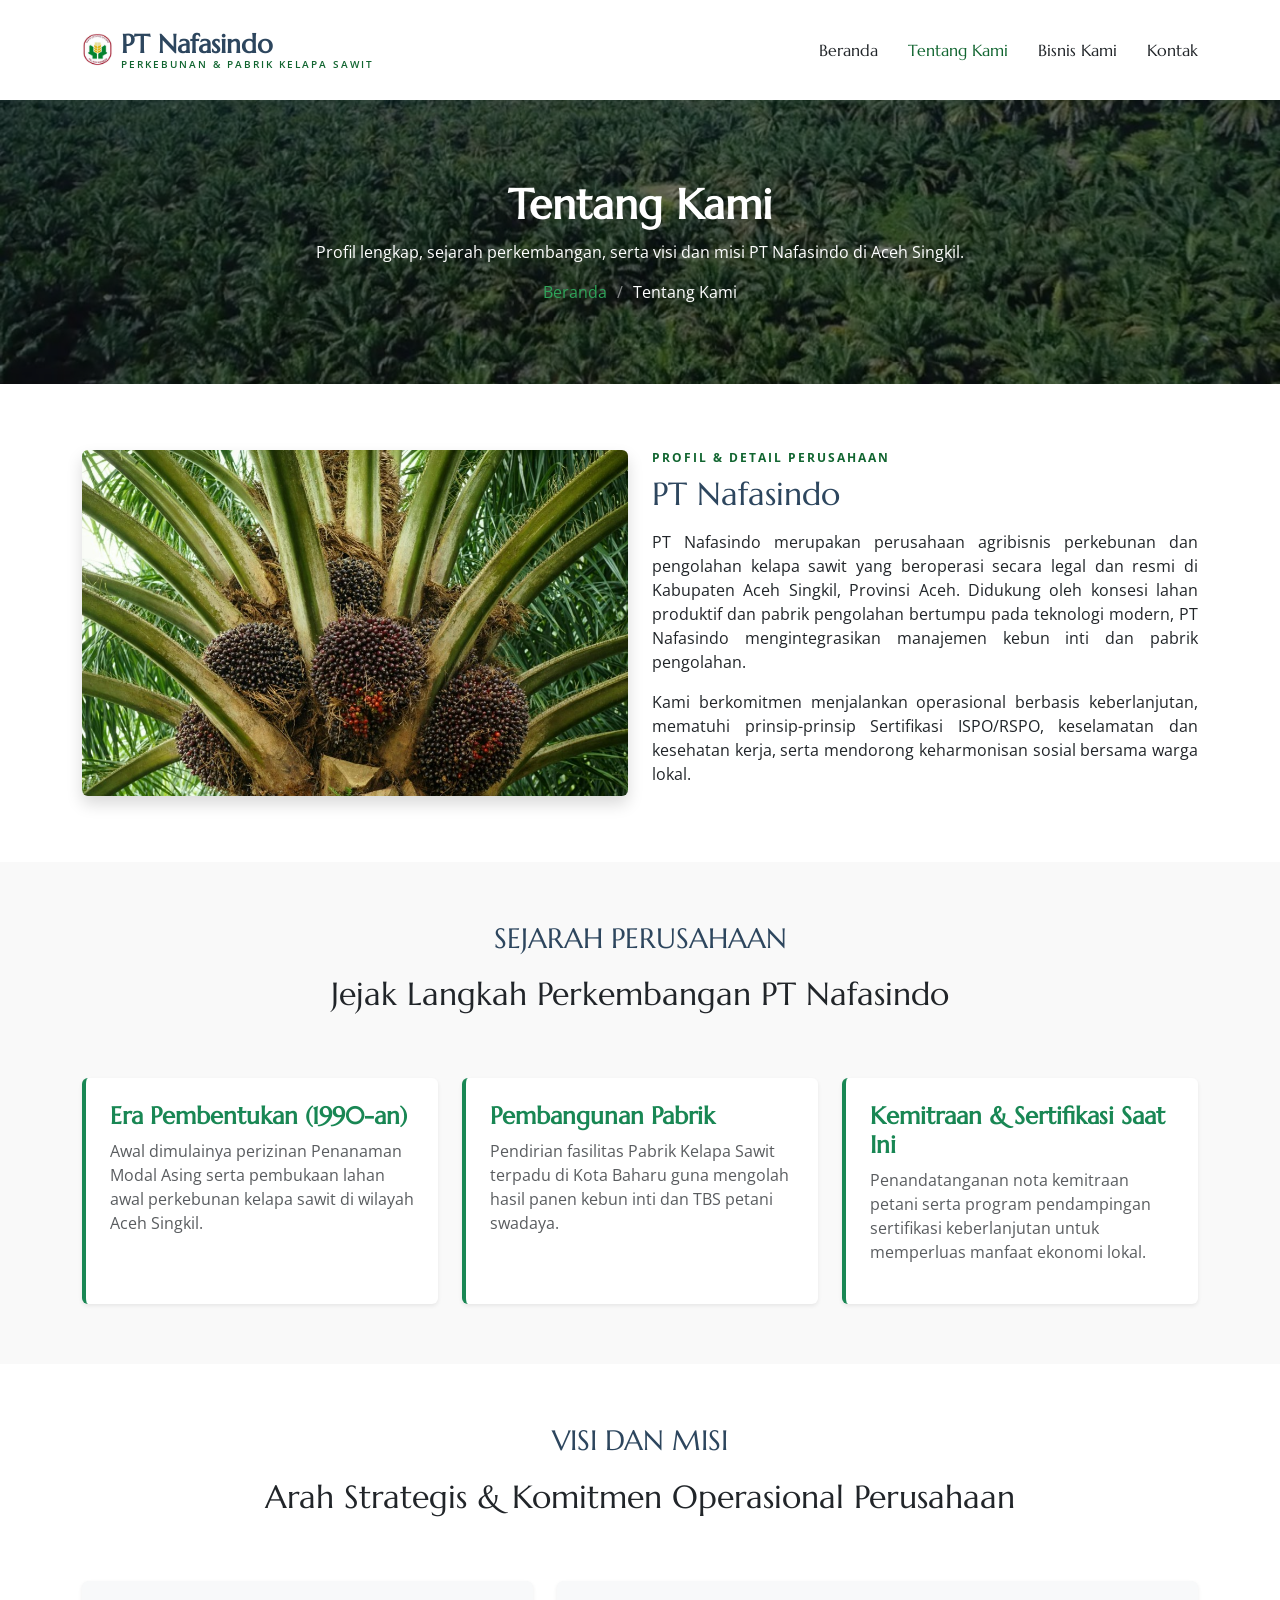
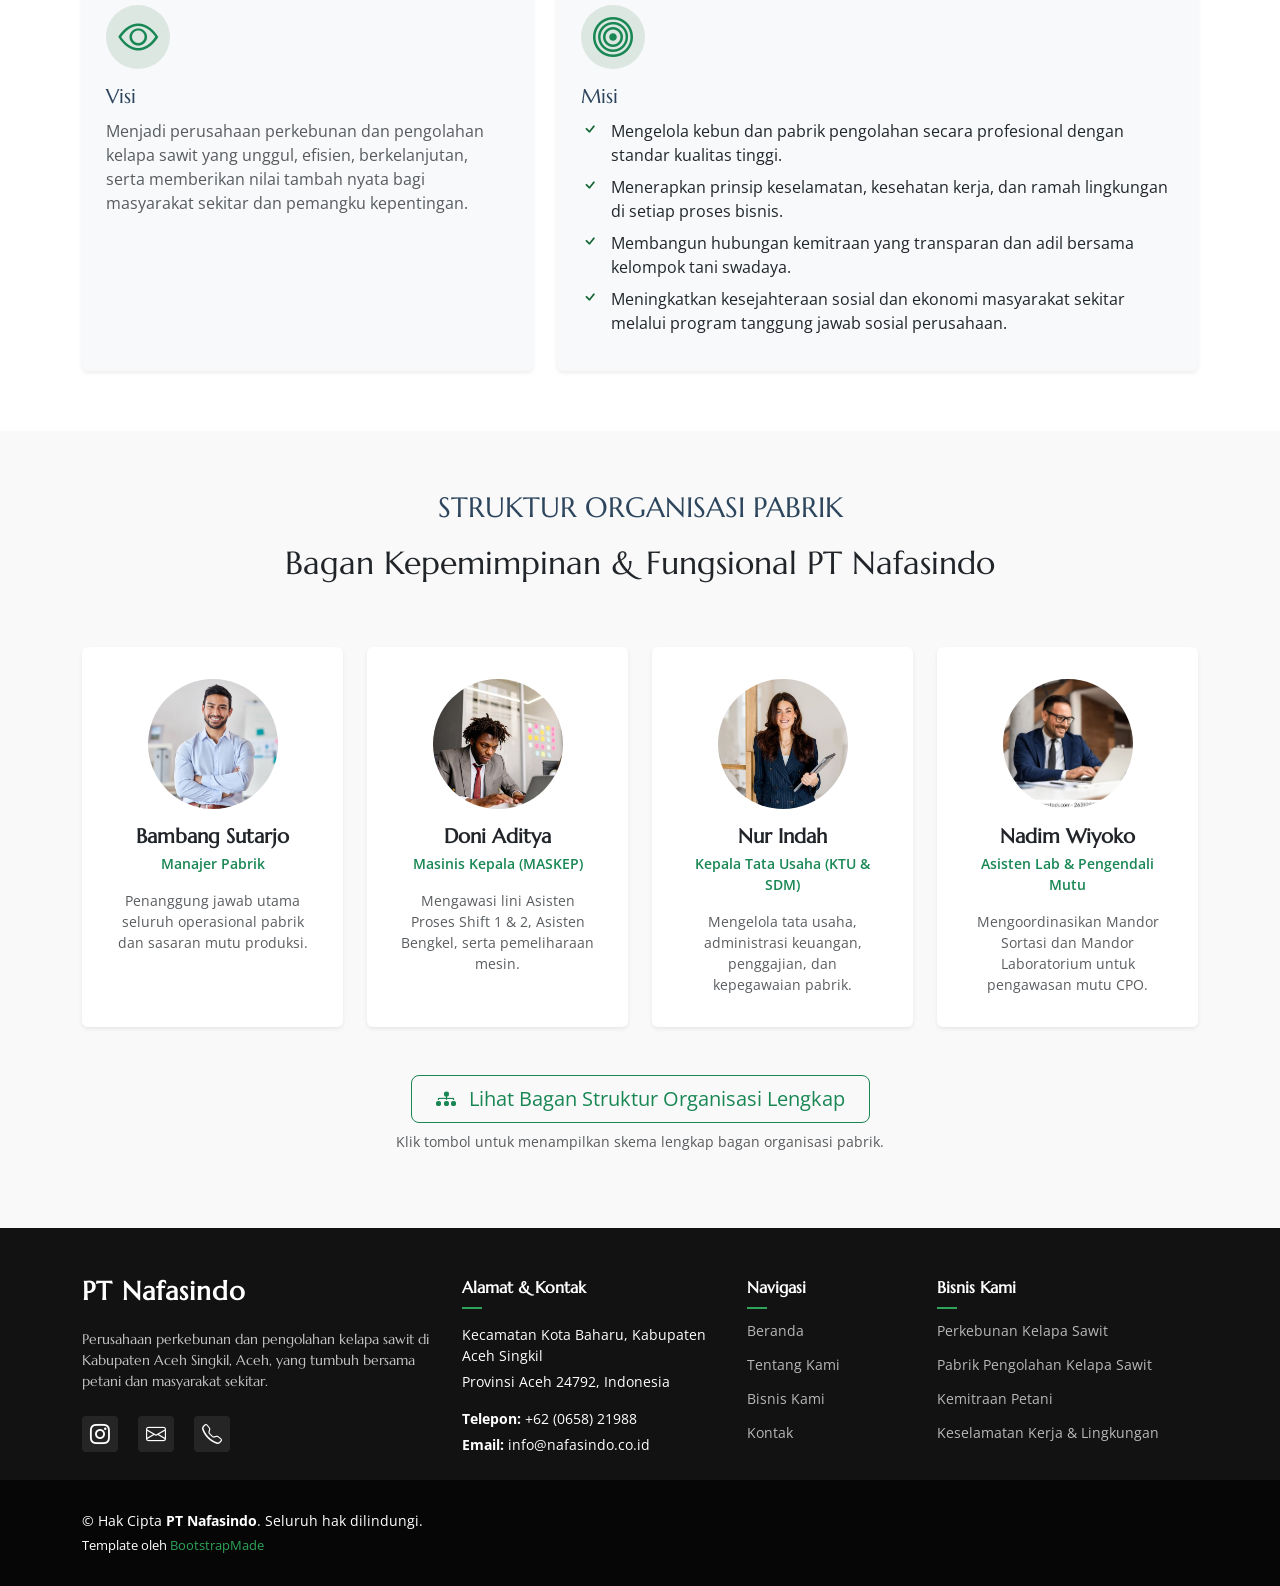
<file: about.html>
<!DOCTYPE html>
<html lang="id">

<head>
  <meta charset="utf-8">
  <meta content="width=device-width, initial-scale=1.0" name="viewport">
  <title>Tentang Kami - PT Nafasindo</title>
  <meta name="description" content="Profil, sejarah, visi, misi, dan struktur organisasi PT Nafasindo di Aceh Singkil.">
  <meta name="keywords" content="PT Nafasindo, Sejarah PT Nafasindo, Struktur Organisasi, kelapa sawit, Aceh Singkil">

  <link href="assets/img/logo perusahaan.jpg" rel="icon">
  <link href="assets/img/logo perusahaan.jpg" rel="apple-touch-icon">

  <link href="https://fonts.googleapis.com" rel="preconnect">
  <link href="https://fonts.gstatic.com" rel="preconnect" crossorigin>
  <link href="https://fonts.googleapis.com/css2?family=Open+Sans:ital,wght@0,300;0,400;0,500;0,600;0,700;0,800&family=Marcellus:wght@400&display=swap" rel="stylesheet">

  <link href="assets/vendor/bootstrap/css/bootstrap.min.css" rel="stylesheet">
  <link href="assets/vendor/bootstrap-icons/bootstrap-icons.css" rel="stylesheet">
  <link href="assets/vendor/aos/aos.css" rel="stylesheet">
  <link href="assets/vendor/swiper/swiper-bundle.min.css" rel="stylesheet">
  <link href="assets/vendor/glightbox/css/glightbox.min.css" rel="stylesheet">

  <link href="assets/css/main.css" rel="stylesheet">
  <link href="assets/css/nafasindo.css" rel="stylesheet">
</head>

<body class="about-page">

  <!-- Bilah Navigasi Atas -->
  <header id="header" class="header d-flex align-items-center position-relative">
    <div class="container-fluid container-xl position-relative d-flex align-items-center justify-content-between">
      <a href="index.html" class="logo d-flex align-items-center">
        <img src="assets/img/logo perusahaan.jpg" alt="Logo PT Nafasindo" class="me-2" style="max-height: 40px;">
        <span class="sitename">PT Nafasindo<small>PERKEBUNAN &amp; PABRIK KELAPA SAWIT</small></span>
      </a>

      <nav id="navmenu" class="navmenu">
        <ul>
          <li><a href="index.html">Beranda</a></li>
          <li><a href="about.html" class="active">Tentang Kami</a></li>
          <li><a href="services.html">Bisnis Kami</a></li>
          <li><a href="contact.html">Kontak</a></li>
        </ul>
        <i class="mobile-nav-toggle d-xl-none bi bi-list"></i>
      </nav>
    </div>
  </header>

  <main class="main">

    <!-- Judul Halaman -->
    <div class="page-title dark-background" data-aos="fade" style="background-image: url(assets/img/page-title-nafasindo.jpg);">
      <div class="container position-relative">
        <h1>Tentang Kami</h1>
        <p>Profil lengkap, sejarah perkembangan, serta visi dan misi PT Nafasindo di Aceh Singkil.</p>
        <nav class="breadcrumbs">
          <ol>
            <li><a href="index.html">Beranda</a></li>
            <li class="current">Tentang Kami</li>
          </ol>
        </nav>
      </div>
    </div>

    <!-- Profil & Detail Perusahaan -->
    <section class="section">
      <div class="container">
        <div class="row gy-4 align-items-center">
          <div class="col-lg-6" data-aos="zoom-out">
            <img src="assets/img/pohon-sawit.jpg" alt="Buah sawit di pohon" class="img-fluid rounded shadow nf-photo">
          </div>
          <div class="col-lg-6" data-aos="fade-up" data-aos-delay="100">
            <span class="nf-tag">Profil &amp; Detail Perusahaan</span>
            <h2 class="content-title mb-3">PT Nafasindo</h2>
            <p class="text-justify">PT Nafasindo merupakan perusahaan agribisnis perkebunan dan pengolahan kelapa sawit yang beroperasi secara legal dan resmi di Kabupaten Aceh Singkil, Provinsi Aceh. Didukung oleh konsesi lahan produktif dan pabrik pengolahan bertumpu pada teknologi modern, PT Nafasindo mengintegrasikan manajemen kebun inti dan pabrik pengolahan.</p>
            <p class="text-justify">Kami berkomitmen menjalankan operasional berbasis keberlanjutan, mematuhi prinsip-prinsip Sertifikasi ISPO/RSPO, keselamatan dan kesehatan kerja, serta mendorong keharmonisan sosial bersama warga lokal.</p>
          </div>
        </div>
      </div>
    </section>

    <!-- Sejarah Perusahaan -->
    <section class="section light-background">
      <div class="container section-title" data-aos="fade-up">
        <h2>SEJARAH PERUSAHAAN</h2>
        <p>Jejak Langkah Perkembangan PT Nafasindo</p>
      </div>
      <div class="container" data-aos="fade-up">
        <div class="row gy-4">
          <div class="col-md-4">
            <div class="bg-white p-4 rounded shadow-sm h-100 border-start border-success border-4">
              <h4 class="fw-bold text-success">Era Pembentukan (1990-an)</h4>
              <p class="text-muted">Awal dimulainya perizinan Penanaman Modal Asing serta pembukaan lahan awal perkebunan kelapa sawit di wilayah Aceh Singkil.</p>
            </div>
          </div>
          <div class="col-md-4">
            <div class="bg-white p-4 rounded shadow-sm h-100 border-start border-success border-4">
              <h4 class="fw-bold text-success">Pembangunan Pabrik</h4>
              <p class="text-muted">Pendirian fasilitas Pabrik Kelapa Sawit terpadu di Kota Baharu guna mengolah hasil panen kebun inti dan TBS petani swadaya.</p>
            </div>
          </div>
          <div class="col-md-4">
            <div class="bg-white p-4 rounded shadow-sm h-100 border-start border-success border-4">
              <h4 class="fw-bold text-success">Kemitraan &amp; Sertifikasi Saat Ini</h4>
              <p class="text-muted">Penandatanganan nota kemitraan petani serta program pendampingan sertifikasi keberlanjutan untuk memperluas manfaat ekonomi lokal.</p>
            </div>
          </div>
        </div>
      </div>
    </section>

    <!-- Visi dan Misi -->
    <section class="section">
      <div class="container section-title" data-aos="fade-up">
        <h2>VISI DAN MISI</h2>
        <p>Arah Strategis &amp; Komitmen Operasional Perusahaan</p>
      </div>
      <div class="container">
        <div class="row gy-4">
          <div class="col-lg-5" data-aos="fade-up">
            <div class="nf-card h-100 p-4 bg-light rounded shadow-sm">
              <div class="nf-icon mb-3"><i class="bi bi-eye text-success fs-1"></i></div>
              <h3>Visi</h3>
              <p>Menjadi perusahaan perkebunan dan pengolahan kelapa sawit yang unggul, efisien, berkelanjutan, serta memberikan nilai tambah nyata bagi masyarakat sekitar dan pemangku kepentingan.</p>
            </div>
          </div>
          <div class="col-lg-7" data-aos="fade-up" data-aos-delay="100">
            <div class="nf-card h-100 p-4 bg-light rounded shadow-sm">
              <div class="nf-icon mb-3"><i class="bi bi-bullseye text-success fs-1"></i></div>
              <h3>Misi</h3>
              <ul class="list-unstyled list-check mb-0">
                <li>Mengelola kebun dan pabrik pengolahan secara profesional dengan standar kualitas tinggi.</li>
                <li>Menerapkan prinsip keselamatan, kesehatan kerja, dan ramah lingkungan di setiap proses bisnis.</li>
                <li>Membangun hubungan kemitraan yang transparan dan adil bersama kelompok tani swadaya.</li>
                <li>Meningkatkan kesejahteraan sosial dan ekonomi masyarakat sekitar melalui program tanggung jawab sosial perusahaan.</li>
              </ul>
            </div>
          </div>
        </div>
      </div>
    </section>

    <!-- Struktur Organisasi -->
    <section class="section light-background">
      <div class="container section-title" data-aos="fade-up">
        <h2>STRUKTUR ORGANISASI PABRIK</h2>
        <p>Bagan Kepemimpinan &amp; Fungsional PT Nafasindo</p>
      </div>
      <div class="container">
        <div class="row gy-4 justify-content-center">
          <div class="col-lg-3 col-md-6" data-aos="fade-up" data-aos-delay="100">
            <div class="card border-0 shadow-sm text-center p-3 h-100">
              <img src="assets/img/manajer pabrik.jpg" class="card-img-top rounded-circle mx-auto mt-3" alt="Manajer Pabrik" style="width: 130px; height: 130px; object-fit: cover;">
              <div class="card-body">
                <h5 class="card-title fw-bold mb-1">Bambang Sutarjo</h5>
                <p class="text-success small fw-semibold">Manajer Pabrik</p>
                <p class="card-text text-muted small">Penanggung jawab utama seluruh operasional pabrik dan sasaran mutu produksi.</p>
              </div>
            </div>
          </div>
          <div class="col-lg-3 col-md-6" data-aos="fade-up" data-aos-delay="200">
            <div class="card border-0 shadow-sm text-center p-3 h-100">
              <img src="assets/img/general manager.avif" class="card-img-top rounded-circle mx-auto mt-3" alt="Masinis Kepala" style="width: 130px; height: 130px; object-fit: cover;">
              <div class="card-body">
                <h5 class="card-title fw-bold mb-1">Doni Aditya</h5>
                <p class="text-success small fw-semibold">Masinis Kepala (MASKEP)</p>
                <p class="card-text text-muted small">Mengawasi lini Asisten Proses Shift 1 &amp; 2, Asisten Bengkel, serta pemeliharaan mesin.</p>
              </div>
            </div>
          </div>
          <div class="col-lg-3 col-md-6" data-aos="fade-up" data-aos-delay="300">
            <div class="card border-0 shadow-sm text-center p-3 h-100">
              <img src="assets/img/manajer humas.jpg" class="card-img-top rounded-circle mx-auto mt-3" alt="Kepala Tata Usaha" style="width: 130px; height: 130px; object-fit: cover;">
              <div class="card-body">
                <h5 class="card-title fw-bold mb-1">Nur Indah</h5>
                <p class="text-success small fw-semibold">Kepala Tata Usaha (KTU &amp; SDM)</p>
                <p class="card-text text-muted small">Mengelola tata usaha, administrasi keuangan, penggajian, dan kepegawaian pabrik.</p>
              </div>
            </div>
          </div>
          <div class="col-lg-3 col-md-6" data-aos="fade-up" data-aos-delay="400">
            <div class="card border-0 shadow-sm text-center p-3 h-100">
              <img src="assets/img/direktur.webp" class="card-img-top rounded-circle mx-auto mt-3" alt="Asisten Lab" style="width: 130px; height: 130px; object-fit: cover;">
              <div class="card-body">
                <h5 class="card-title fw-bold mb-1">Nadim Wiyoko</h5>
                <p class="text-success small fw-semibold">Asisten Lab &amp; Pengendali Mutu</p>
                <p class="card-text text-muted small">Mengoordinasikan Mandor Sortasi dan Mandor Laboratorium untuk pengawasan mutu CPO.</p>
              </div>
            </div>
          </div>
        </div>

        <!-- Tautan Bagan Organisasi Pop-up -->
        <div class="row mt-5">
          <div class="col-12 text-center" data-aos="fade-up">
            <a href="assets/img/bagan nafasindo.png" class="btn btn-outline-success btn-lg px-4 glightbox" data-gallery="bagan-about" title="Bagan Struktur Organisasi Pabrik PT Nafasindo">
              <i class="bi bi-diagram-3-fill me-2"></i> Lihat Bagan Struktur Organisasi Lengkap
            </a>
            <p class="text-muted small mt-2">Klik tombol untuk menampilkan skema lengkap bagan organisasi pabrik.</p>
          </div>
        </div>

      </div>
    </section>
    
  </main>

  <!-- Catatan Bawah / Footer -->
  <footer id="footer" class="footer dark-background">
    <div class="footer-top">
      <div class="container">
        <div class="row gy-4">
          <div class="col-lg-4 col-md-12 footer-about">
            <a href="index.html" class="logo d-flex align-items-center">
              <span class="sitename">PT Nafasindo</span>
            </a>
            <p class="mt-3 opacity-75">Perusahaan perkebunan dan pengolahan kelapa sawit di Kabupaten Aceh Singkil, Aceh, yang tumbuh bersama petani dan masyarakat sekitar.</p>
            <div class="social-links d-flex mt-4 gap-3">
              <a href="https://instagram.com/infoupnyk" target="_blank" class="text-white fs-5" title="Instagram @infoupnyk"><i class="bi bi-instagram"></i></a>
              <a href="mailto:info@nafasindo.co.id" class="text-white fs-5" title="Email Perusahaan"><i class="bi bi-envelope"></i></a>
              <a href="tel:+6265821988" class="text-white fs-5" title="Telepon Perusahaan"><i class="bi bi-telephone"></i></a>
            </div>
          </div>

          <div class="col-lg-3 col-md-6 footer-contact">
            <h4>Alamat &amp; Kontak</h4>
            <p>Kecamatan Kota Baharu, Kabupaten Aceh Singkil</p>
            <p>Provinsi Aceh 24792, Indonesia</p>
            <p class="mt-3"><strong>Telepon:</strong> <span>+62 (0658) 21988</span></p>
            <p><strong>Email:</strong> <span>info@nafasindo.co.id</span></p>
          </div>

          <div class="col-lg-2 col-md-6 footer-links">
            <h4>Navigasi</h4>
            <ul>
              <li><a href="index.html">Beranda</a></li>
              <li><a href="about.html">Tentang Kami</a></li>
              <li><a href="services.html">Bisnis Kami</a></li>
              <li><a href="contact.html">Kontak</a></li>
            </ul>
          </div>

          <div class="col-lg-3 col-md-6 footer-links">
            <h4>Bisnis Kami</h4>
            <ul>
              <li><a href="services.html#perkebunan">Perkebunan Kelapa Sawit</a></li>
              <li><a href="services.html#pabrik">Pabrik Pengolahan Kelapa Sawit</a></li>
              <li><a href="services.html#kemitraan">Kemitraan Petani</a></li>
              <li><a href="services.html#k3">Keselamatan Kerja &amp; Lingkungan</a></li>
            </ul>
          </div>
        </div>
      </div>
    </div>

    <div class="copyright text-center">
      <div class="container d-flex flex-column flex-lg-row justify-content-center justify-content-lg-between align-items-center">
        <div class="d-flex flex-column align-items-center align-items-lg-start">
          <div>© Hak Cipta <strong><span>PT Nafasindo</span></strong>. Seluruh hak dilindungi.</div>
          <div class="credits">
            Template oleh <a href="https://bootstrapmade.com/">BootstrapMade</a>
          </div>
        </div>
      </div>
    </div>
  </footer>

  <a href="#" id="scroll-top" class="scroll-top d-flex align-items-center justify-content-center"><i class="bi bi-arrow-up-short"></i></a>
  <div id="preloader"></div>

  <script src="assets/vendor/bootstrap/js/bootstrap.bundle.min.js"></script>
  <script src="assets/vendor/aos/aos.js"></script>
  <script src="assets/vendor/swiper/swiper-bundle.min.js"></script>
  <script src="assets/vendor/glightbox/js/glightbox.min.js"></script>
  <script src="assets/js/main.js"></script>

</body>

</html>
</file>
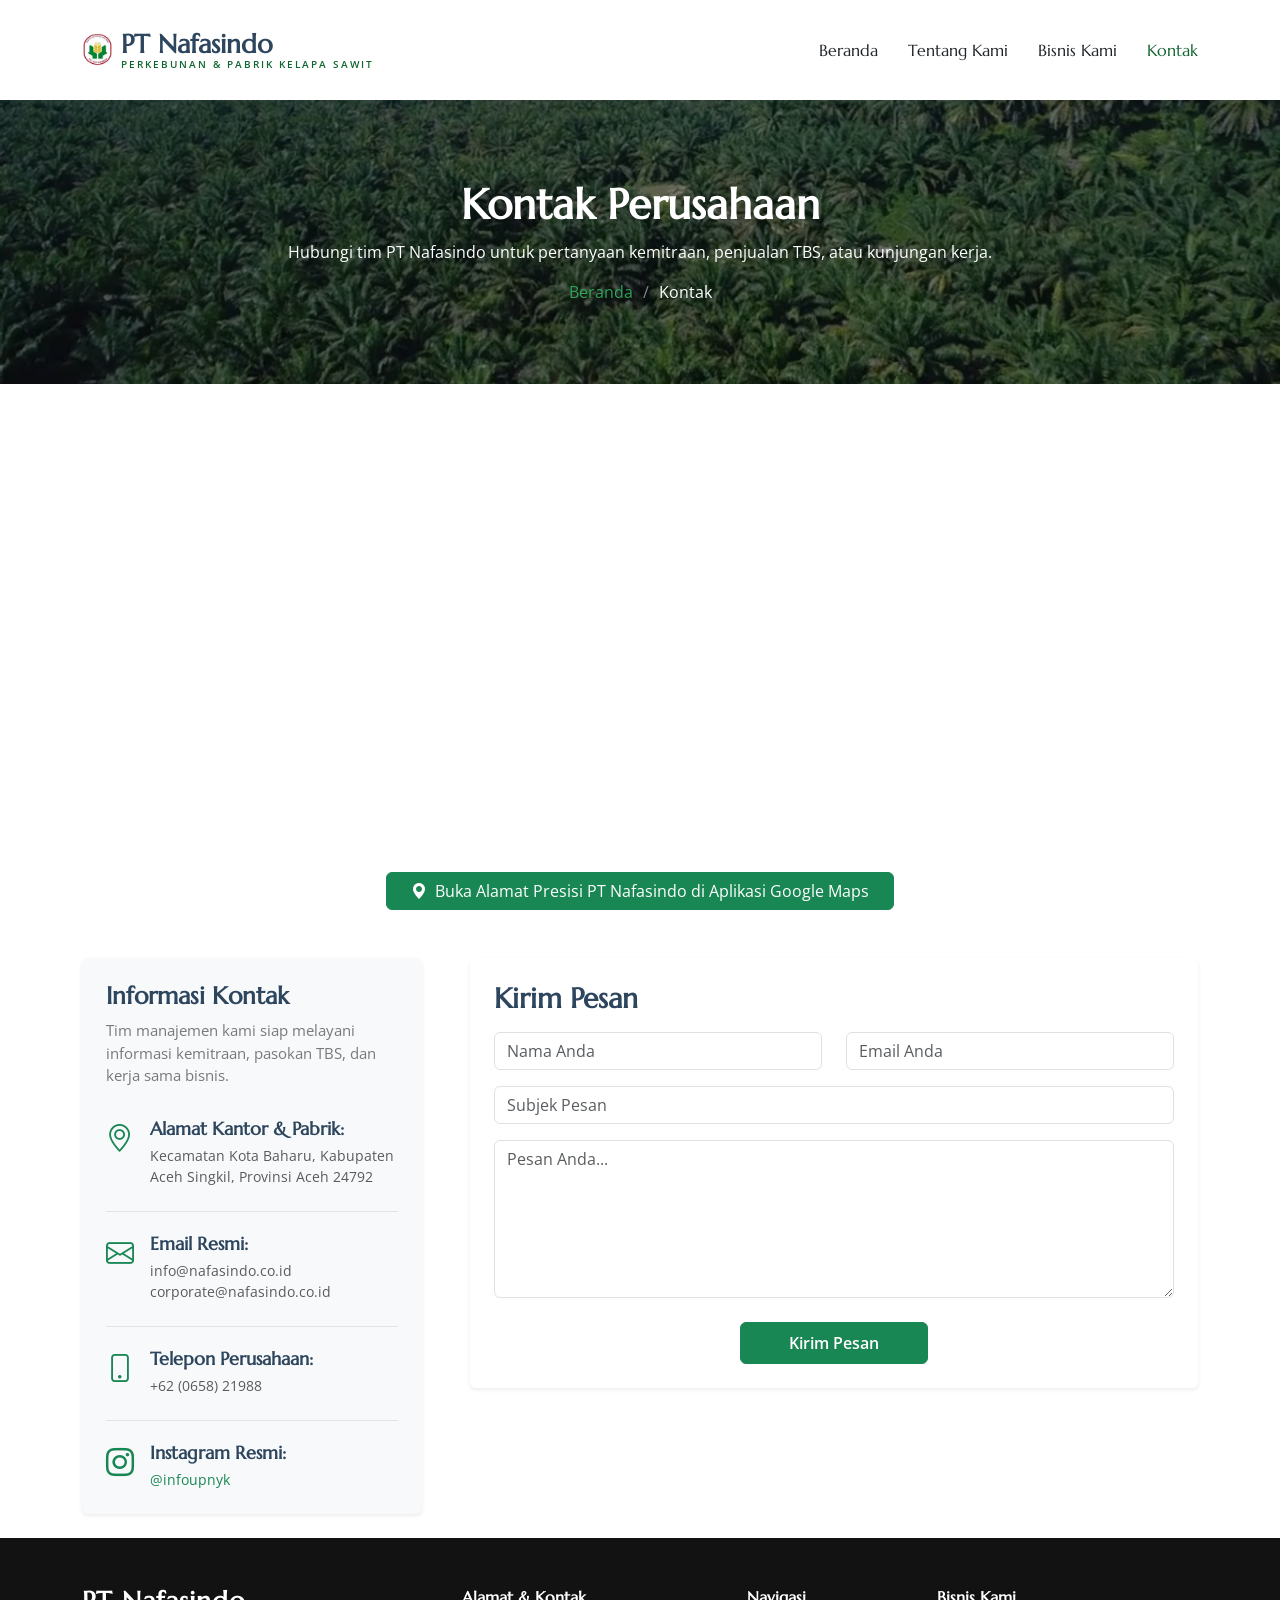
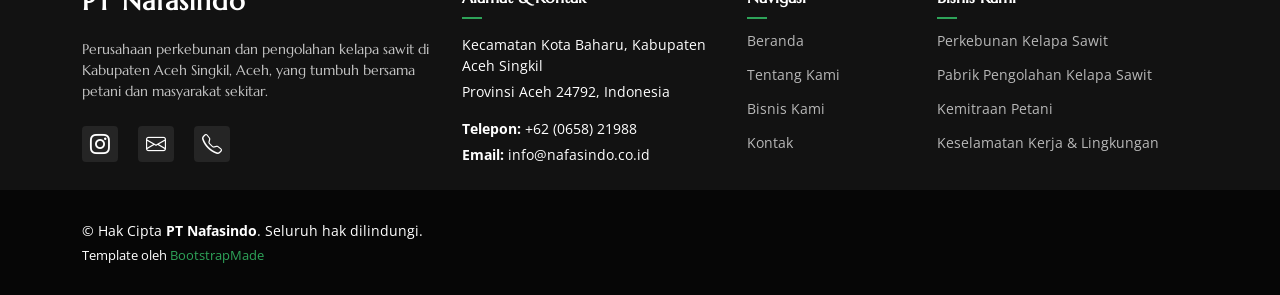
<file: contact.html>
<!DOCTYPE html>
<html lang="id">

<head>
  <meta charset="utf-8">
  <meta content="width=device-width, initial-scale=1.0" name="viewport">
  <title>Kontak - PT Nafasindo</title>
  <meta name="description" content="Hubungi PT Nafasindo untuk kemitraan, pasokan tandan buah segar, dan informasi operasional.">
  <meta name="keywords" content="PT Nafasindo, Kontak PT Nafasindo, Telepon PT Nafasindo, Alamat Aceh Singkil">

  <link href="assets/img/logo perusahaan.jpg" rel="icon">
  <link href="assets/img/logo perusahaan.jpg" rel="apple-touch-icon">

  <link href="https://fonts.googleapis.com" rel="preconnect">
  <link href="https://fonts.gstatic.com" rel="preconnect" crossorigin>
  <link href="https://fonts.googleapis.com/css2?family=Open+Sans:ital,wght@0,300;0,400;0,500;0,600;0,700;0,800&family=Marcellus:wght@400&display=swap" rel="stylesheet">

  <link href="assets/vendor/bootstrap/css/bootstrap.min.css" rel="stylesheet">
  <link href="assets/vendor/bootstrap-icons/bootstrap-icons.css" rel="stylesheet">
  <link href="assets/vendor/aos/aos.css" rel="stylesheet">
  <link href="assets/vendor/swiper/swiper-bundle.min.css" rel="stylesheet">
  <link href="assets/vendor/glightbox/css/glightbox.min.css" rel="stylesheet">

  <link href="assets/css/main.css" rel="stylesheet">
  <link href="assets/css/nafasindo.css" rel="stylesheet">
</head>

<body class="contact-page">

  <!-- Bilah Navigasi Atas -->
  <header id="header" class="header d-flex align-items-center position-relative">
    <div class="container-fluid container-xl position-relative d-flex align-items-center justify-content-between">
      <a href="index.html" class="logo d-flex align-items-center">
        <img src="assets/img/logo perusahaan.jpg" alt="Logo PT Nafasindo" class="me-2" style="max-height: 40px;">
        <span class="sitename">PT Nafasindo<small>PERKEBUNAN &amp; PABRIK KELAPA SAWIT</small></span>
      </a>

      <nav id="navmenu" class="navmenu">
        <ul>
          <li><a href="index.html">Beranda</a></li>
          <li><a href="about.html">Tentang Kami</a></li>
          <li><a href="services.html">Bisnis Kami</a></li>
          <li><a href="contact.html" class="active">Kontak</a></li>
        </ul>
        <i class="mobile-nav-toggle d-xl-none bi bi-list"></i>
      </nav>
    </div>
  </header>

  <main class="main">

    <!-- Judul Halaman -->
    <div class="page-title dark-background" data-aos="fade" style="background-image: url(assets/img/page-title-nafasindo.jpg);">
      <div class="container position-relative">
        <h1>Kontak Perusahaan</h1>
        <p>Hubungi tim PT Nafasindo untuk pertanyaan kemitraan, penjualan TBS, atau kunjungan kerja.</p>
        <nav class="breadcrumbs">
          <ol>
            <li><a href="index.html">Beranda</a></li>
            <li class="current">Kontak</li>
          </ol>
        </nav>
      </div>
    </div>

    <!-- Bagian Peta Lokasi dengan Tombol Tautan Langsung -->
    <section id="contact" class="contact section p-0">
      <div class="mb-2 position-relative">
        <iframe style="width:100%;height:450px;border:0" loading="lazy" allowfullscreen title="Lokasi PT Nafasindo Aceh Singkil"
          src="https://www.google.com/maps/embed?pb=!1m18!1m12!1m3!1d3988.423180470559!2d97.9734185!3d2.3482703!2m3!1f0!2f0!3f0!3m2!1i1024!2i768!4f13.1!3m3!1m2!1s0x302b1154cce050b1%3A0xb3bd38392576bbf1!2sPT.%20Nafasindo!5e0!3m2!1sid!2sid!4v1700000000000!5m2!1sid!2sid">
        </iframe>
      </div>

      <div class="container py-4 text-center">
        <a href="https://maps.app.goo.gl/V1RDeCjv9b3nRRBUA" target="_blank" class="btn btn-success px-4">
          <i class="bi bi-geo-alt-fill me-2"></i>Buka Alamat Presisi PT Nafasindo di Aplikasi Google Maps
        </a>
      </div>

      <div class="container py-4" data-aos="fade">
        <div class="row gy-5 gx-lg-5">
          <div class="col-lg-4">
            <div class="info p-4 bg-light rounded shadow-sm">
              <h3>Informasi Kontak</h3>
              <p>Tim manajemen kami siap melayani informasi kemitraan, pasokan TBS, dan kerja sama bisnis.</p>

              <div class="info-item d-flex mt-4">
                <i class="bi bi-geo-alt flex-shrink-0 text-success fs-3 me-3"></i>
                <div>
                  <h4 class="fw-bold mb-1">Alamat Kantor &amp; Pabrik:</h4>
                  <p class="mb-0 text-muted">Kecamatan Kota Baharu, Kabupaten Aceh Singkil, Provinsi Aceh 24792</p>
                </div>
              </div>

              <div class="info-item d-flex mt-4">
                <i class="bi bi-envelope flex-shrink-0 text-success fs-3 me-3"></i>
                <div>
                  <h4 class="fw-bold mb-1">Email Resmi:</h4>
                  <p class="mb-0 text-muted">info@nafasindo.co.id</p>
                  <p class="mb-0 text-muted">corporate@nafasindo.co.id</p>
                </div>
              </div>

              <div class="info-item d-flex mt-4">
                <i class="bi bi-phone flex-shrink-0 text-success fs-3 me-3"></i>
                <div>
                  <h4 class="fw-bold mb-1">Telepon Perusahaan:</h4>
                  <p class="mb-0 text-muted">+62 (0658) 21988</p>
                </div>
              </div>

              <div class="info-item d-flex mt-4">
                <i class="bi bi-instagram flex-shrink-0 text-success fs-3 me-3"></i>
                <div>
                  <h4 class="fw-bold mb-1">Instagram Resmi:</h4>
                  <p class="mb-0"><a href="https://instagram.com/infoupnyk" target="_blank" class="text-success font-weight-bold">@infoupnyk</a></p>
                </div>
              </div>

            </div>
          </div>

          <div class="col-lg-8">
            <form id="form-kontak" role="form" class="p-4 bg-white shadow-sm rounded">
              <h3 class="mb-3 fw-bold">Kirim Pesan</h3>
              <div class="row">
                <div class="col-md-6 form-group mb-3">
                  <input type="text" class="form-control" id="nama" placeholder="Nama Anda" required>
                </div>
                <div class="col-md-6 form-group mb-3">
                  <input type="email" class="form-control" id="email" placeholder="Email Anda" required>
                </div>
              </div>
              <div class="form-group mb-3">
                <input type="text" class="form-control" id="subjek" placeholder="Subjek Pesan" required>
              </div>
              <div class="form-group mb-3">
                <textarea class="form-control" id="pesan" rows="6" placeholder="Pesan Anda..." required></textarea>
              </div>
              <div class="text-center mt-4">
                <button type="submit" class="btn btn-success px-5 py-2 fw-semibold">Kirim Pesan</button>
              </div>
            </form>
          </div>
        </div>
      </div>
    </section>

  </main>

  <!-- Catatan Bawah / Footer -->
  <footer id="footer" class="footer dark-background">
    <div class="footer-top">
      <div class="container">
        <div class="row gy-4">
          <div class="col-lg-4 col-md-12 footer-about">
            <a href="index.html" class="logo d-flex align-items-center">
              <span class="sitename">PT Nafasindo</span>
            </a>
            <p class="mt-3 opacity-75">Perusahaan perkebunan dan pengolahan kelapa sawit di Kabupaten Aceh Singkil, Aceh, yang tumbuh bersama petani dan masyarakat sekitar.</p>
            <div class="social-links d-flex mt-4 gap-3">
              <a href="https://instagram.com/infoupnyk" target="_blank" class="text-white fs-5" title="Instagram @infoupnyk"><i class="bi bi-instagram"></i></a>
              <a href="mailto:info@nafasindo.co.id" class="text-white fs-5" title="Email Perusahaan"><i class="bi bi-envelope"></i></a>
              <a href="tel:+6265821988" class="text-white fs-5" title="Telepon Perusahaan"><i class="bi bi-telephone"></i></a>
            </div>
          </div>

          <div class="col-lg-3 col-md-6 footer-contact">
            <h4>Alamat &amp; Kontak</h4>
            <p>Kecamatan Kota Baharu, Kabupaten Aceh Singkil</p>
            <p>Provinsi Aceh 24792, Indonesia</p>
            <p class="mt-3"><strong>Telepon:</strong> <span>+62 (0658) 21988</span></p>
            <p><strong>Email:</strong> <span>info@nafasindo.co.id</span></p>
          </div>

          <div class="col-lg-2 col-md-6 footer-links">
            <h4>Navigasi</h4>
            <ul>
              <li><a href="index.html">Beranda</a></li>
              <li><a href="about.html">Tentang Kami</a></li>
              <li><a href="services.html">Bisnis Kami</a></li>
              <li><a href="contact.html">Kontak</a></li>
            </ul>
          </div>

          <div class="col-lg-3 col-md-6 footer-links">
            <h4>Bisnis Kami</h4>
            <ul>
              <li><a href="services.html#perkebunan">Perkebunan Kelapa Sawit</a></li>
              <li><a href="services.html#pabrik">Pabrik Pengolahan Kelapa Sawit</a></li>
              <li><a href="services.html#kemitraan">Kemitraan Petani</a></li>
              <li><a href="services.html#k3">Keselamatan Kerja &amp; Lingkungan</a></li>
            </ul>
          </div>
        </div>
      </div>
    </div>

    <div class="copyright text-center">
      <div class="container d-flex flex-column flex-lg-row justify-content-center justify-content-lg-between align-items-center">
        <div class="d-flex flex-column align-items-center align-items-lg-start">
          <div>© Hak Cipta <strong><span>PT Nafasindo</span></strong>. Seluruh hak dilindungi.</div>
          <div class="credits">
            Template oleh <a href="https://bootstrapmade.com/">BootstrapMade</a>
          </div>
        </div>
      </div>
    </div>
  </footer>

  <a href="#" id="scroll-top" class="scroll-top d-flex align-items-center justify-content-center"><i class="bi bi-arrow-up-short"></i></a>
  <div id="preloader"></div>

  <script src="assets/vendor/bootstrap/js/bootstrap.bundle.min.js"></script>
  <script src="assets/vendor/aos/aos.js"></script>
  <script src="assets/vendor/swiper/swiper-bundle.min.js"></script>
  <script src="assets/vendor/glightbox/js/glightbox.min.js"></script>
  <script src="assets/js/main.js"></script>

  <script>
    const TUJUAN = 'info@nafasindo.co.id';
    document.getElementById('form-kontak').addEventListener('submit', function (e) {
      e.preventDefault();
      const nama = document.getElementById('nama').value;
      const email = document.getElementById('email').value;
      const subjek = document.getElementById('subjek').value;
      const pesan = document.getElementById('pesan').value;
      const isi = 'Nama: ' + nama + '\nEmail: ' + email + '\n\n' + pesan;
      window.location.href = 'mailto:' + TUJUAN + '?subject=' + encodeURIComponent(subjek) + '&body=' + encodeURIComponent(isi);
    });
  </script>
</body>

</html>
</file>
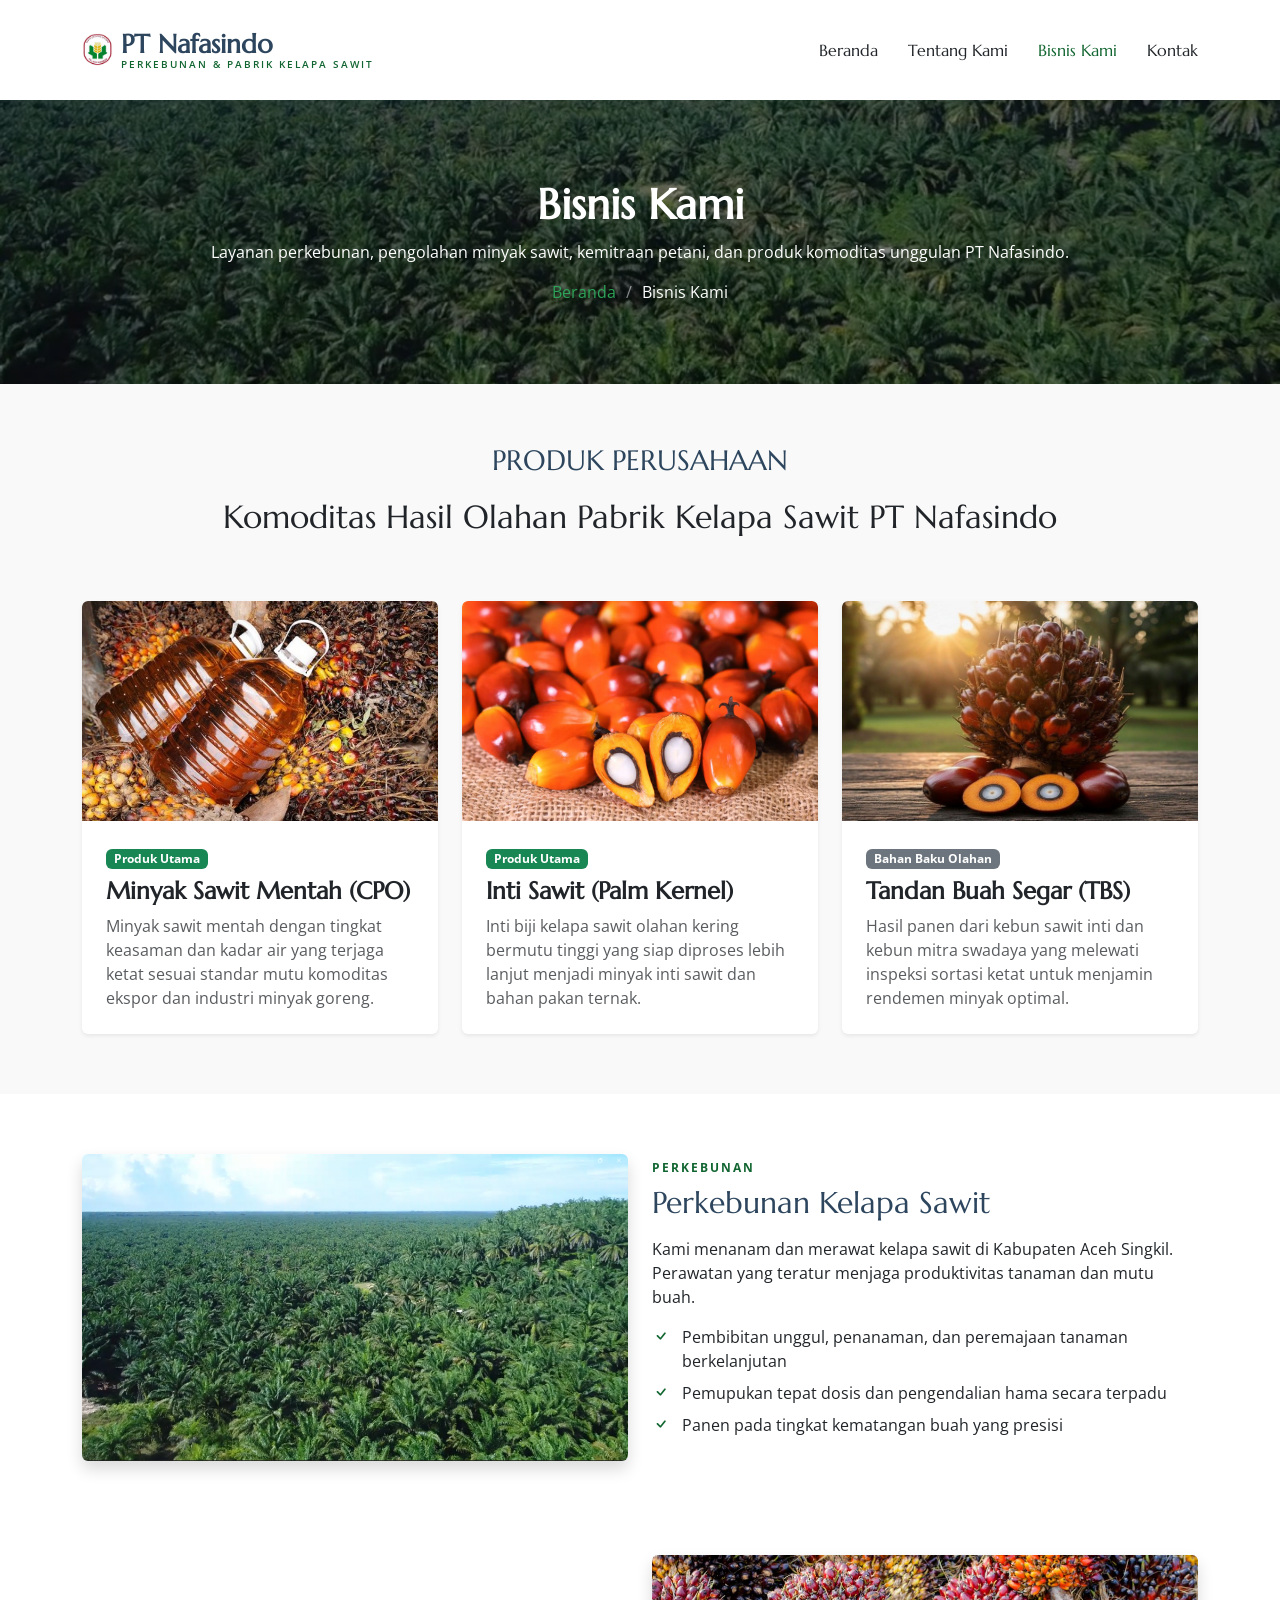
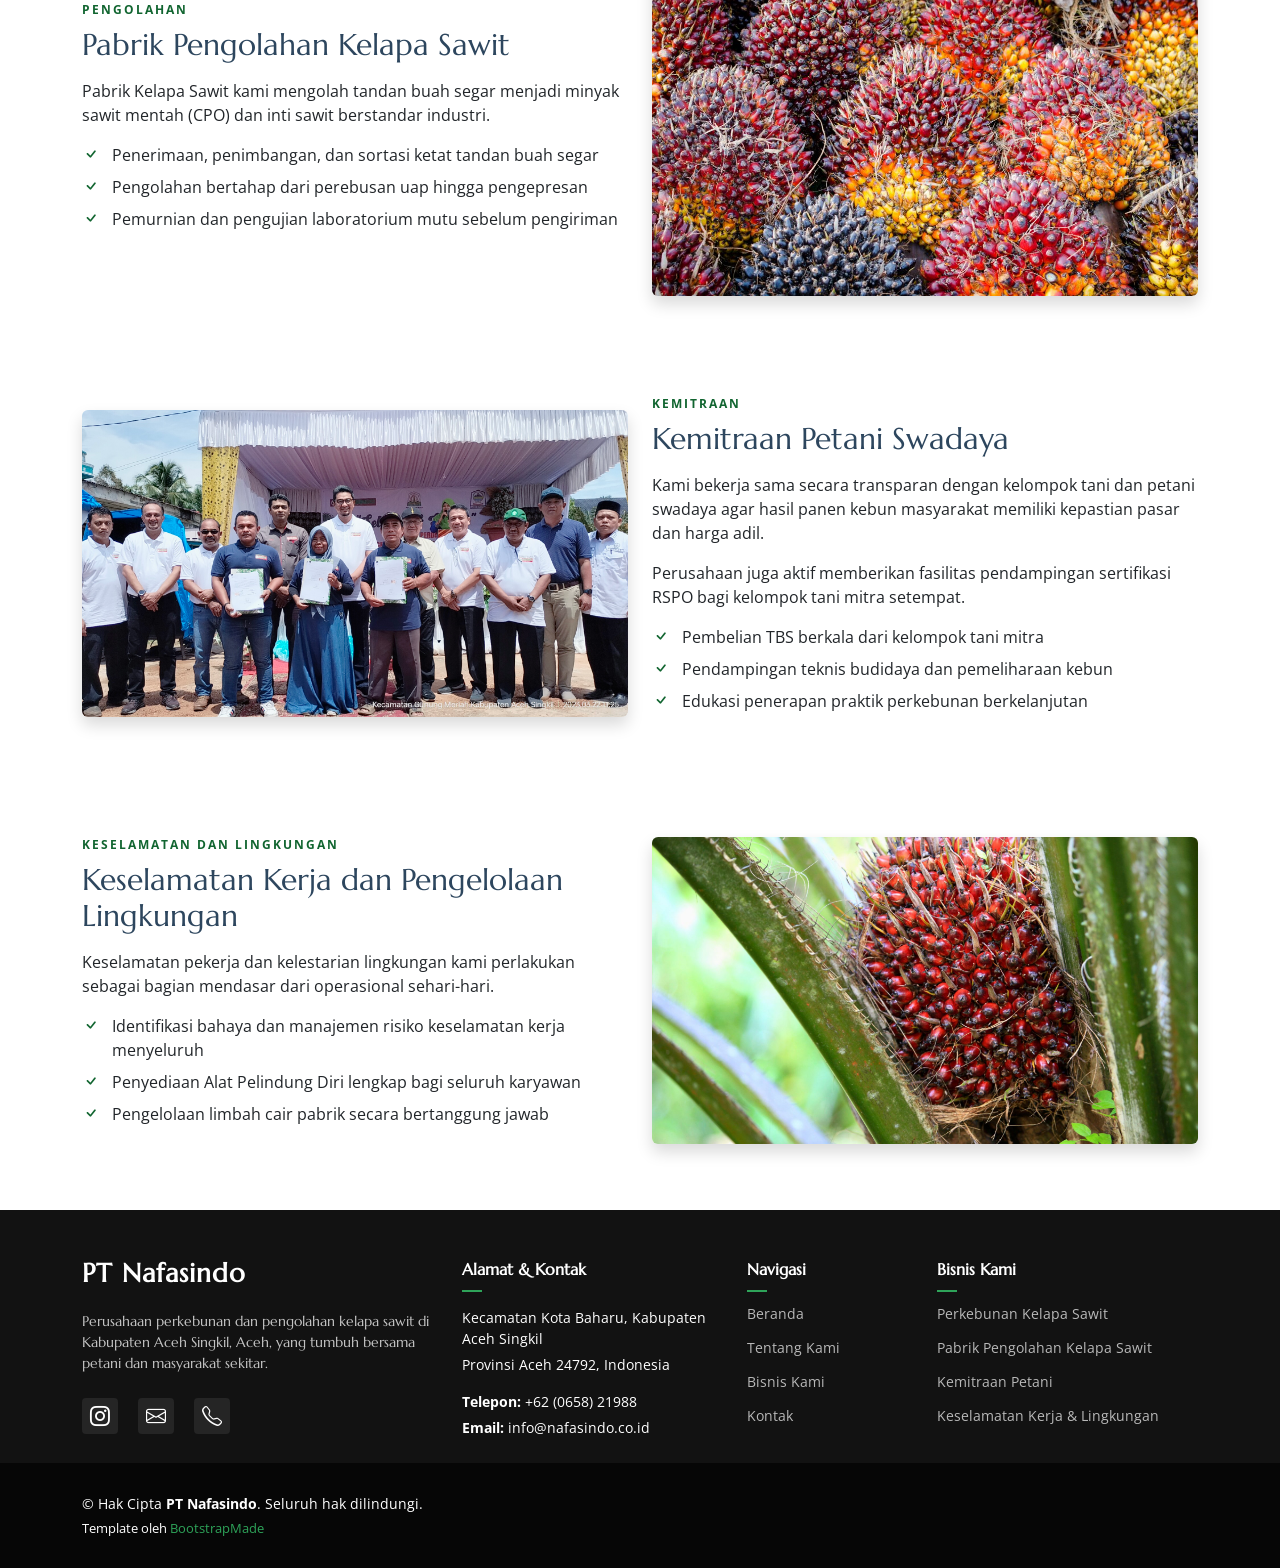
<file: services.html>
<!DOCTYPE html>
<html lang="id">

<head>
  <meta charset="utf-8">
  <meta content="width=device-width, initial-scale=1.0" name="viewport">
  <title>Bisnis Kami - PT Nafasindo</title>
  <meta name="description" content="Perkebunan, pabrik kelapa sawit, kemitraan petani, serta K3 dan lingkungan di PT Nafasindo.">
  <meta name="keywords" content="PT Nafasindo, kelapa sawit, perkebunan sawit, Aceh Singkil, CPO, kemitraan petani, produk sawit">

  <link href="assets/img/logo perusahaan.jpg" rel="icon">
  <link href="assets/img/logo perusahaan.jpg" rel="apple-touch-icon">

  <link href="https://fonts.googleapis.com" rel="preconnect">
  <link href="https://fonts.gstatic.com" rel="preconnect" crossorigin>
  <link href="https://fonts.googleapis.com/css2?family=Open+Sans:ital,wght@0,300;0,400;0,500;0,600;0,700;0,800&family=Marcellus:wght@400&display=swap" rel="stylesheet">

  <link href="assets/vendor/bootstrap/css/bootstrap.min.css" rel="stylesheet">
  <link href="assets/vendor/bootstrap-icons/bootstrap-icons.css" rel="stylesheet">
  <link href="assets/vendor/aos/aos.css" rel="stylesheet">
  <link href="assets/vendor/swiper/swiper-bundle.min.css" rel="stylesheet">
  <link href="assets/vendor/glightbox/css/glightbox.min.css" rel="stylesheet">

  <link href="assets/css/main.css" rel="stylesheet">
  <link href="assets/css/nafasindo.css" rel="stylesheet">
</head>

<body class="services-page">

  <!-- Bilah Navigasi Atas -->
  <header id="header" class="header d-flex align-items-center position-relative">
    <div class="container-fluid container-xl position-relative d-flex align-items-center justify-content-between">
      <a href="index.html" class="logo d-flex align-items-center">
        <img src="assets/img/logo perusahaan.jpg" alt="Logo PT Nafasindo" class="me-2" style="max-height: 40px;">
        <span class="sitename">PT Nafasindo<small>PERKEBUNAN &amp; PABRIK KELAPA SAWIT</small></span>
      </a>

      <nav id="navmenu" class="navmenu">
        <ul>
          <li><a href="index.html">Beranda</a></li>
          <li><a href="about.html">Tentang Kami</a></li>
          <li><a href="services.html" class="active">Bisnis Kami</a></li>
          <li><a href="contact.html">Kontak</a></li>
        </ul>
        <i class="mobile-nav-toggle d-xl-none bi bi-list"></i>
      </nav>
    </div>
  </header>

  <main class="main">

    <!-- Judul Halaman -->
    <div class="page-title dark-background" data-aos="fade" style="background-image: url(assets/img/page-title-nafasindo.jpg);">
      <div class="container position-relative">
        <h1>Bisnis Kami</h1>
        <p>Layanan perkebunan, pengolahan minyak sawit, kemitraan petani, dan produk komoditas unggulan PT Nafasindo.</p>
        <nav class="breadcrumbs">
          <ol>
            <li><a href="index.html">Beranda</a></li>
            <li class="current">Bisnis Kami</li>
          </ol>
        </nav>
      </div>
    </div>

    <!-- Produk Perusahaan -->
    <section class="section light-background">
      <div class="container section-title" data-aos="fade-up">
        <h2>PRODUK PERUSAHAAN</h2>
        <p>Komoditas Hasil Olahan Pabrik Kelapa Sawit PT Nafasindo</p>
      </div>
      <div class="container">
        <div class="row gy-4">
          <div class="col-lg-4 col-md-6" data-aos="fade-up" data-aos-delay="100">
            <div class="card border-0 shadow-sm h-100 overflow-hidden">
              <img src="assets/img/minyak sawit mentah.jpg" class="card-img-top" alt="Minyak Sawit Mentah" style="height: 220px; object-fit: cover;">
              <div class="card-body p-4">
                <span class="badge bg-success mb-2">Produk Utama</span>
                <h4 class="card-title fw-bold">Minyak Sawit Mentah (CPO)</h4>
                <p class="card-text text-muted">Minyak sawit mentah dengan tingkat keasaman dan kadar air yang terjaga ketat sesuai standar mutu komoditas ekspor dan industri minyak goreng.</p>
              </div>
            </div>
          </div>
          <div class="col-lg-4 col-md-6" data-aos="fade-up" data-aos-delay="200">
            <div class="card border-0 shadow-sm h-100 overflow-hidden">
              <img src="assets/img/palm kernel.webp" class="card-img-top" alt="Inti Sawit" style="height: 220px; object-fit: cover;">
              <div class="card-body p-4">
                <span class="badge bg-success mb-2">Produk Utama</span>
                <h4 class="card-title fw-bold">Inti Sawit (Palm Kernel)</h4>
                <p class="card-text text-muted">Inti biji kelapa sawit olahan kering bermutu tinggi yang siap diproses lebih lanjut menjadi minyak inti sawit dan bahan pakan ternak.</p>
              </div>
            </div>
          </div>
          <div class="col-lg-4 col-md-6" data-aos="fade-up" data-aos-delay="300">
            <div class="card border-0 shadow-sm h-100 overflow-hidden">
              <img src="assets/img/tbs.jpg" class="card-img-top" alt="Tandan Buah Segar" style="height: 220px; object-fit: cover;">
              <div class="card-body p-4">
                <span class="badge bg-secondary mb-2">Bahan Baku Olahan</span>
                <h4 class="card-title fw-bold">Tandan Buah Segar (TBS)</h4>
                <p class="card-text text-muted">Hasil panen dari kebun sawit inti dan kebun mitra swadaya yang melewati inspeksi sortasi ketat untuk menjamin rendemen minyak optimal.</p>
              </div>
            </div>
          </div>
        </div>
      </div>
    </section>

    <!-- Detail Lini Bisnis -->
    <section class="section">
      <div class="container">

        <div class="row gy-4 align-items-center nf-row" id="perkebunan">
          <div class="col-lg-6" data-aos="zoom-out"><img src="assets/img/kebun-nafasindo.png" alt="Hamparan kebun sawit PT Nafasindo" class="img-fluid rounded shadow nf-photo"></div>
          <div class="col-lg-6" data-aos="fade-up" data-aos-delay="100">
            <span class="nf-tag">Perkebunan</span>
            <h2>Perkebunan Kelapa Sawit</h2>
            <p>Kami menanam dan merawat kelapa sawit di Kabupaten Aceh Singkil. Perawatan yang teratur menjaga produktivitas tanaman dan mutu buah.</p>
            <ul class="list-unstyled list-check">
              <li>Pembibitan unggul, penanaman, dan peremajaan tanaman berkelanjutan</li>
              <li>Pemupukan tepat dosis dan pengendalian hama secara terpadu</li>
              <li>Panen pada tingkat kematangan buah yang presisi</li>
            </ul>
          </div>
        </div>

        <div class="row gy-4 align-items-center nf-row mt-5" id="pabrik">
          <div class="col-lg-6 order-lg-2" data-aos="zoom-out"><img src="assets/img/buah-sawit-1.jpg" alt="Tandan buah sawit segar" class="img-fluid rounded shadow nf-photo"></div>
          <div class="col-lg-6 order-lg-1" data-aos="fade-up" data-aos-delay="100">
            <span class="nf-tag">Pengolahan</span>
            <h2>Pabrik Pengolahan Kelapa Sawit</h2>
            <p>Pabrik Kelapa Sawit kami mengolah tandan buah segar menjadi minyak sawit mentah (CPO) dan inti sawit berstandar industri.</p>
            <ul class="list-unstyled list-check">
              <li>Penerimaan, penimbangan, dan sortasi ketat tandan buah segar</li>
              <li>Pengolahan bertahap dari perebusan uap hingga pengepresan</li>
              <li>Pemurnian dan pengujian laboratorium mutu sebelum pengiriman</li>
            </ul>
          </div>
        </div>

        <div class="row gy-4 align-items-center nf-row mt-5" id="kemitraan">
          <div class="col-lg-6" data-aos="zoom-out"><img src="assets/img/kemitraan-petani.jpg" alt="Kegiatan kemitraan dengan kelompok tani" class="img-fluid rounded shadow nf-photo"></div>
          <div class="col-lg-6" data-aos="fade-up" data-aos-delay="100">
            <span class="nf-tag">Kemitraan</span>
            <h2>Kemitraan Petani Swadaya</h2>
            <p>Kami bekerja sama secara transparan dengan kelompok tani dan petani swadaya agar hasil panen kebun masyarakat memiliki kepastian pasar dan harga adil.</p>
            <p>Perusahaan juga aktif memberikan fasilitas pendampingan sertifikasi RSPO bagi kelompok tani mitra setempat.</p>
            <ul class="list-unstyled list-check">
              <li>Pembelian TBS berkala dari kelompok tani mitra</li>
              <li>Pendampingan teknis budidaya dan pemeliharaan kebun</li>
              <li>Edukasi penerapan praktik perkebunan berkelanjutan</li>
            </ul>
          </div>
        </div>

        <div class="row gy-4 align-items-center nf-row mt-5" id="k3">
          <div class="col-lg-6 order-lg-2" data-aos="zoom-out"><img src="assets/img/buah-sawit-2.jpg" alt="Buah sawit di pohon" class="img-fluid rounded shadow nf-photo"></div>
          <div class="col-lg-6 order-lg-1" data-aos="fade-up" data-aos-delay="100">
            <span class="nf-tag">Keselamatan dan Lingkungan</span>
            <h2>Keselamatan Kerja dan Pengelolaan Lingkungan</h2>
            <p>Keselamatan pekerja dan kelestarian lingkungan kami perlakukan sebagai bagian mendasar dari operasional sehari-hari.</p>
            <ul class="list-unstyled list-check">
              <li>Identifikasi bahaya dan manajemen risiko keselamatan kerja menyeluruh</li>
              <li>Penyediaan Alat Pelindung Diri lengkap bagi seluruh karyawan</li>
              <li>Pengelolaan limbah cair pabrik secara bertanggung jawab</li>
            </ul>
          </div>
        </div>

      </div>
    </section>

  </main>

  <!-- Catatan Bawah / Footer -->
  <footer id="footer" class="footer dark-background">
    <div class="footer-top">
      <div class="container">
        <div class="row gy-4">
          <div class="col-lg-4 col-md-12 footer-about">
            <a href="index.html" class="logo d-flex align-items-center">
              <span class="sitename">PT Nafasindo</span>
            </a>
            <p class="mt-3 opacity-75">Perusahaan perkebunan dan pengolahan kelapa sawit di Kabupaten Aceh Singkil, Aceh, yang tumbuh bersama petani dan masyarakat sekitar.</p>
            <div class="social-links d-flex mt-4 gap-3">
              <a href="https://instagram.com/infoupnyk" target="_blank" class="text-white fs-5" title="Instagram @infoupnyk"><i class="bi bi-instagram"></i></a>
              <a href="mailto:info@nafasindo.co.id" class="text-white fs-5" title="Email Perusahaan"><i class="bi bi-envelope"></i></a>
              <a href="tel:+6265821988" class="text-white fs-5" title="Telepon Perusahaan"><i class="bi bi-telephone"></i></a>
            </div>
          </div>

          <div class="col-lg-3 col-md-6 footer-contact">
            <h4>Alamat &amp; Kontak</h4>
            <p>Kecamatan Kota Baharu, Kabupaten Aceh Singkil</p>
            <p>Provinsi Aceh 24792, Indonesia</p>
            <p class="mt-3"><strong>Telepon:</strong> <span>+62 (0658) 21988</span></p>
            <p><strong>Email:</strong> <span>info@nafasindo.co.id</span></p>
          </div>

          <div class="col-lg-2 col-md-6 footer-links">
            <h4>Navigasi</h4>
            <ul>
              <li><a href="index.html">Beranda</a></li>
              <li><a href="about.html">Tentang Kami</a></li>
              <li><a href="services.html">Bisnis Kami</a></li>
              <li><a href="contact.html">Kontak</a></li>
            </ul>
          </div>

          <div class="col-lg-3 col-md-6 footer-links">
            <h4>Bisnis Kami</h4>
            <ul>
              <li><a href="services.html#perkebunan">Perkebunan Kelapa Sawit</a></li>
              <li><a href="services.html#pabrik">Pabrik Pengolahan Kelapa Sawit</a></li>
              <li><a href="services.html#kemitraan">Kemitraan Petani</a></li>
              <li><a href="services.html#k3">Keselamatan Kerja &amp; Lingkungan</a></li>
            </ul>
          </div>
        </div>
      </div>
    </div>

    <div class="copyright text-center">
      <div class="container d-flex flex-column flex-lg-row justify-content-center justify-content-lg-between align-items-center">
        <div class="d-flex flex-column align-items-center align-items-lg-start">
          <div>© Hak Cipta <strong><span>PT Nafasindo</span></strong>. Seluruh hak dilindungi.</div>
          <div class="credits">
            Template oleh <a href="https://bootstrapmade.com/">BootstrapMade</a>
          </div>
        </div>
      </div>
    </div>
  </footer>

  <a href="#" id="scroll-top" class="scroll-top d-flex align-items-center justify-content-center"><i class="bi bi-arrow-up-short"></i></a>
  <div id="preloader"></div>

  <script src="assets/vendor/bootstrap/js/bootstrap.bundle.min.js"></script>
  <script src="assets/vendor/aos/aos.js"></script>
  <script src="assets/vendor/swiper/swiper-bundle.min.js"></script>
  <script src="assets/vendor/glightbox/js/glightbox.min.js"></script>
  <script src="assets/js/main.js"></script>

</body>

</html>
</file>
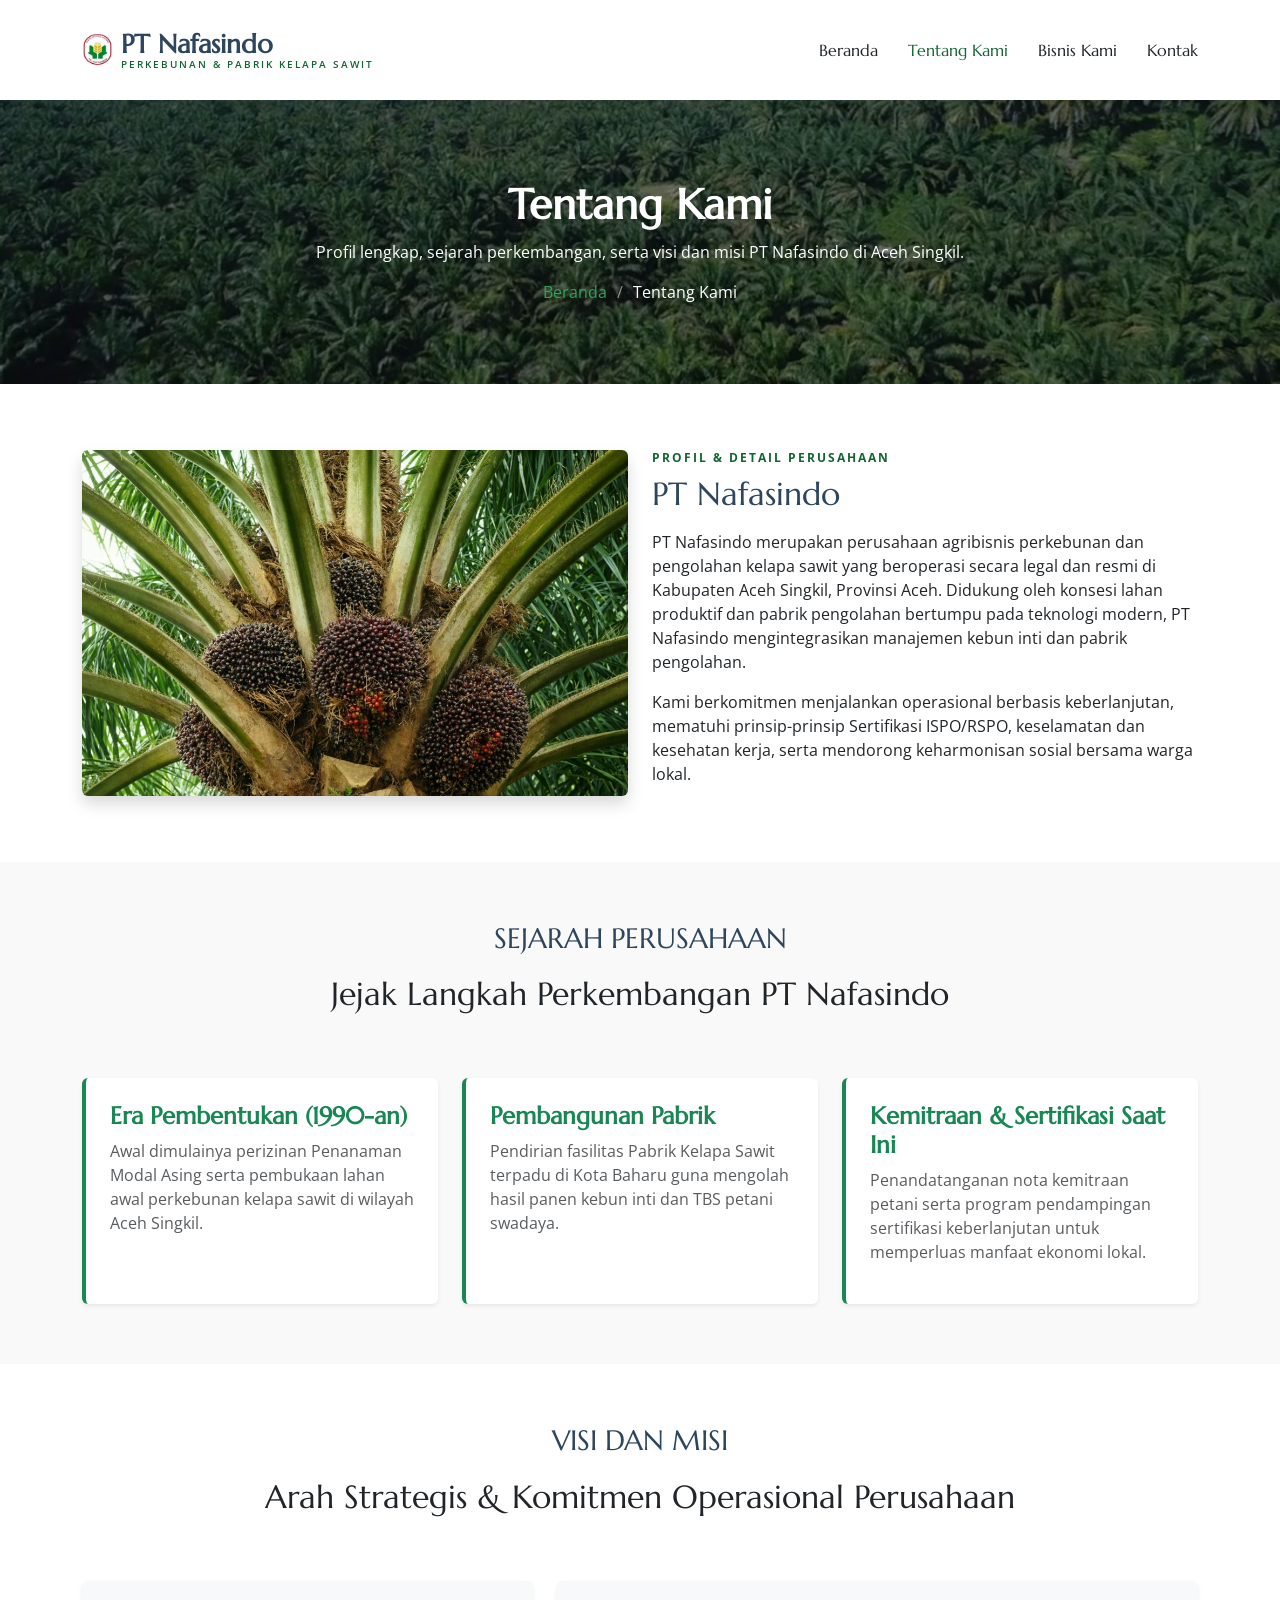
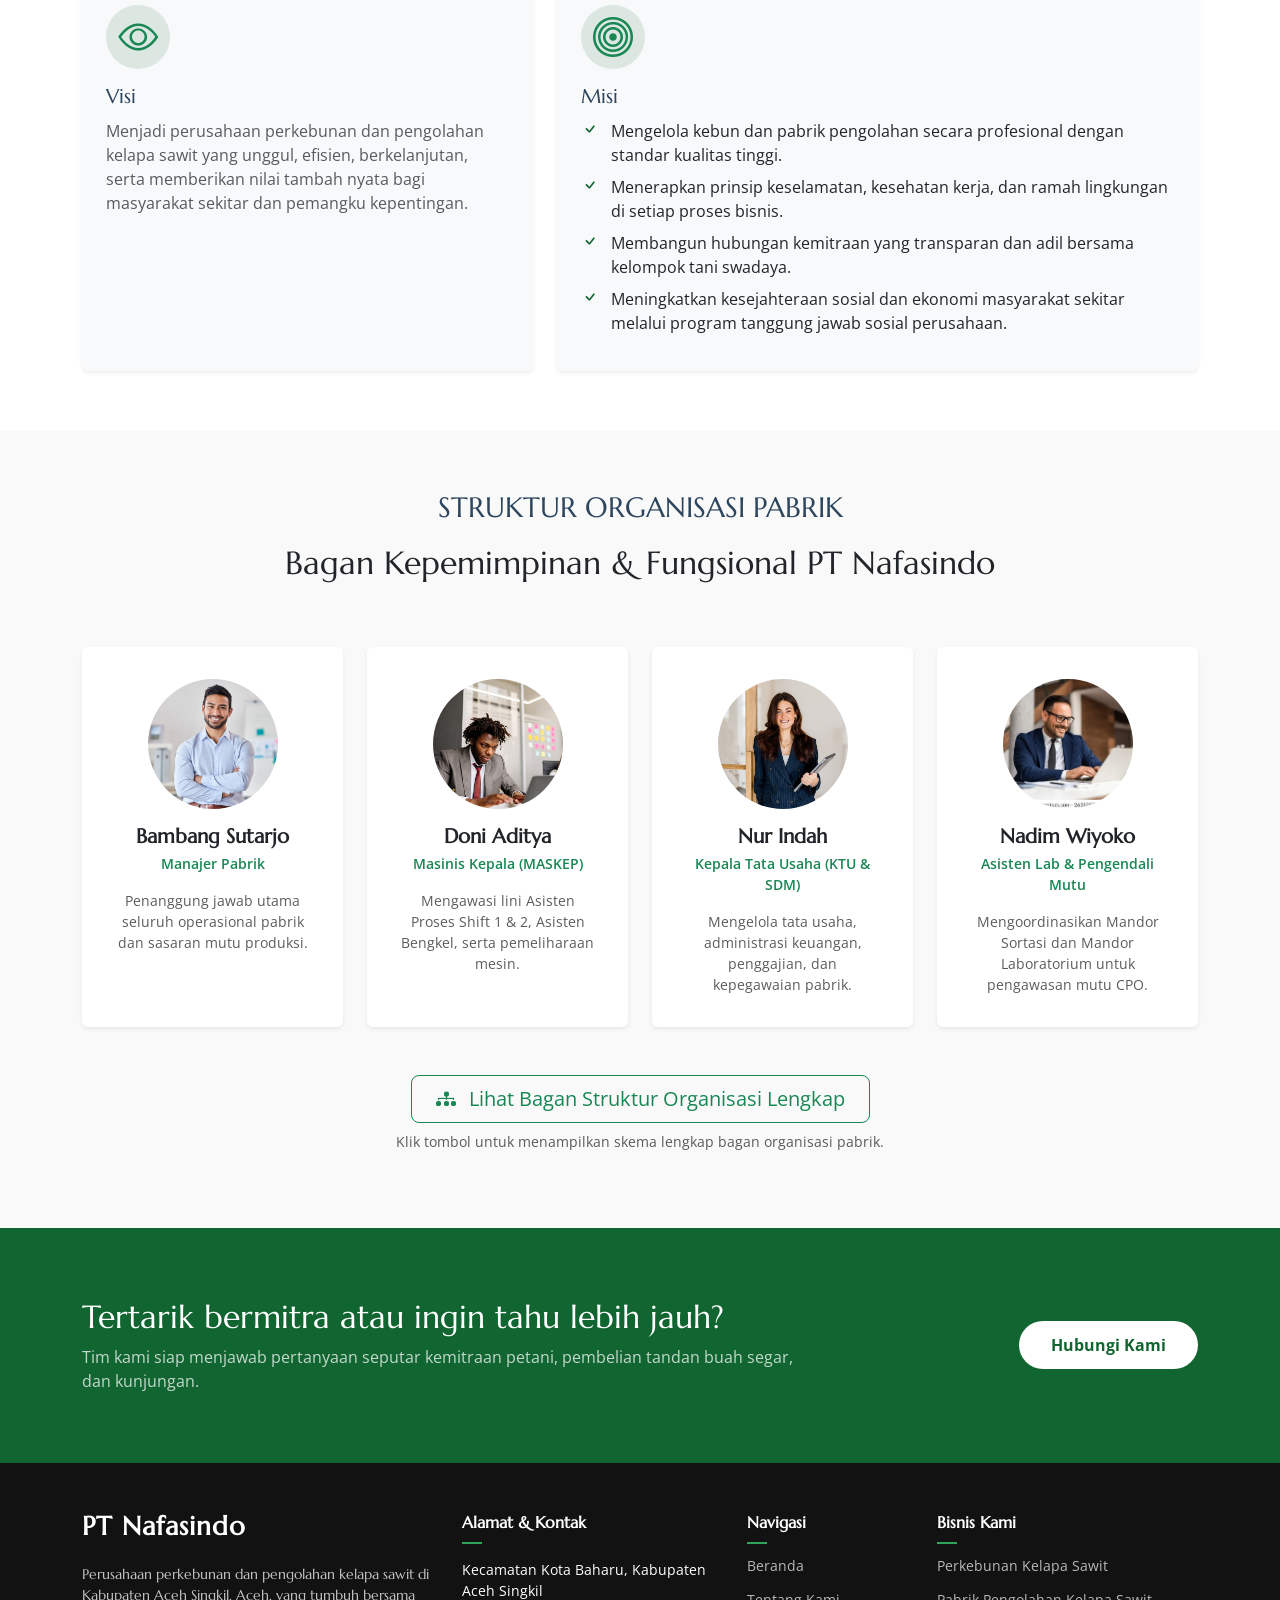
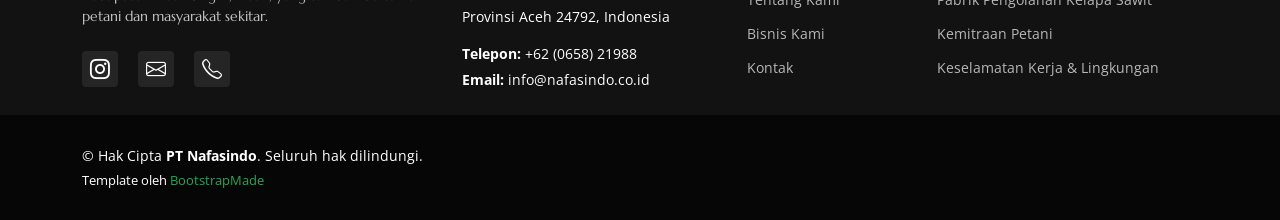
<file: nafasindo/about.html>
<!DOCTYPE html>
<html lang="id">

<head>
  <meta charset="utf-8">
  <meta content="width=device-width, initial-scale=1.0" name="viewport">
  <title>Tentang Kami - PT Nafasindo</title>
  <meta name="description" content="Profil, sejarah, visi, misi, dan struktur organisasi PT Nafasindo di Aceh Singkil.">
  <meta name="keywords" content="PT Nafasindo, Sejarah PT Nafasindo, Struktur Organisasi, kelapa sawit, Aceh Singkil">

  <link href="assets/img/favicon.png" rel="icon">
  <link href="assets/img/apple-touch-icon.png" rel="apple-touch-icon">

  <link href="https://fonts.googleapis.com" rel="preconnect">
  <link href="https://fonts.gstatic.com" rel="preconnect" crossorigin>
  <link href="https://fonts.googleapis.com/css2?family=Open+Sans:ital,wght@0,300;0,400;0,500;0,600;0,700;0,800&family=Marcellus:wght@400&display=swap" rel="stylesheet">

  <link href="assets/vendor/bootstrap/css/bootstrap.min.css" rel="stylesheet">
  <link href="assets/vendor/bootstrap-icons/bootstrap-icons.css" rel="stylesheet">
  <link href="assets/vendor/aos/aos.css" rel="stylesheet">
  <link href="assets/vendor/swiper/swiper-bundle.min.css" rel="stylesheet">
  <link href="assets/vendor/glightbox/css/glightbox.min.css" rel="stylesheet">

  <link href="assets/css/main.css" rel="stylesheet">
  <link href="assets/css/nafasindo.css" rel="stylesheet">
</head>

<body class="about-page">

  <!-- Bilah Navigasi Atas -->
  <header id="header" class="header d-flex align-items-center position-relative">
    <div class="container-fluid container-xl position-relative d-flex align-items-center justify-content-between">
      <a href="index.html" class="logo d-flex align-items-center">
        <img src="assets/img/logo perusahaan.jpg" alt="Logo PT Nafasindo" class="me-2" style="max-height: 40px;">
        <span class="sitename">PT Nafasindo<small>PERKEBUNAN &amp; PABRIK KELAPA SAWIT</small></span>
      </a>

      <nav id="navmenu" class="navmenu">
        <ul>
          <li><a href="index.html">Beranda</a></li>
          <li><a href="about.html" class="active">Tentang Kami</a></li>
          <li><a href="services.html">Bisnis Kami</a></li>
          <li><a href="contact.html">Kontak</a></li>
        </ul>
        <i class="mobile-nav-toggle d-xl-none bi bi-list"></i>
      </nav>
    </div>
  </header>

  <main class="main">

    <!-- Judul Halaman -->
    <div class="page-title dark-background" data-aos="fade" style="background-image: url(assets/img/page-title-nafasindo.jpg);">
      <div class="container position-relative">
        <h1>Tentang Kami</h1>
        <p>Profil lengkap, sejarah perkembangan, serta visi dan misi PT Nafasindo di Aceh Singkil.</p>
        <nav class="breadcrumbs">
          <ol>
            <li><a href="index.html">Beranda</a></li>
            <li class="current">Tentang Kami</li>
          </ol>
        </nav>
      </div>
    </div>

    <!-- Profil & Detail Perusahaan -->
    <section class="section">
      <div class="container">
        <div class="row gy-4 align-items-center">
          <div class="col-lg-6" data-aos="zoom-out">
            <img src="assets/img/pohon-sawit.jpg" alt="Buah sawit di pohon" class="img-fluid rounded shadow nf-photo">
          </div>
          <div class="col-lg-6" data-aos="fade-up" data-aos-delay="100">
            <span class="nf-tag">Profil &amp; Detail Perusahaan</span>
            <h2 class="content-title mb-3">PT Nafasindo</h2>
            <p class="text-justify">PT Nafasindo merupakan perusahaan agribisnis perkebunan dan pengolahan kelapa sawit yang beroperasi secara legal dan resmi di Kabupaten Aceh Singkil, Provinsi Aceh. Didukung oleh konsesi lahan produktif dan pabrik pengolahan bertumpu pada teknologi modern, PT Nafasindo mengintegrasikan manajemen kebun inti dan pabrik pengolahan.</p>
            <p class="text-justify">Kami berkomitmen menjalankan operasional berbasis keberlanjutan, mematuhi prinsip-prinsip Sertifikasi ISPO/RSPO, keselamatan dan kesehatan kerja, serta mendorong keharmonisan sosial bersama warga lokal.</p>
          </div>
        </div>
      </div>
    </section>

    <!-- Sejarah Perusahaan -->
    <section class="section light-background">
      <div class="container section-title" data-aos="fade-up">
        <h2>SEJARAH PERUSAHAAN</h2>
        <p>Jejak Langkah Perkembangan PT Nafasindo</p>
      </div>
      <div class="container" data-aos="fade-up">
        <div class="row gy-4">
          <div class="col-md-4">
            <div class="bg-white p-4 rounded shadow-sm h-100 border-start border-success border-4">
              <h4 class="fw-bold text-success">Era Pembentukan (1990-an)</h4>
              <p class="text-muted">Awal dimulainya perizinan Penanaman Modal Asing serta pembukaan lahan awal perkebunan kelapa sawit di wilayah Aceh Singkil.</p>
            </div>
          </div>
          <div class="col-md-4">
            <div class="bg-white p-4 rounded shadow-sm h-100 border-start border-success border-4">
              <h4 class="fw-bold text-success">Pembangunan Pabrik</h4>
              <p class="text-muted">Pendirian fasilitas Pabrik Kelapa Sawit terpadu di Kota Baharu guna mengolah hasil panen kebun inti dan TBS petani swadaya.</p>
            </div>
          </div>
          <div class="col-md-4">
            <div class="bg-white p-4 rounded shadow-sm h-100 border-start border-success border-4">
              <h4 class="fw-bold text-success">Kemitraan &amp; Sertifikasi Saat Ini</h4>
              <p class="text-muted">Penandatanganan nota kemitraan petani serta program pendampingan sertifikasi keberlanjutan untuk memperluas manfaat ekonomi lokal.</p>
            </div>
          </div>
        </div>
      </div>
    </section>

    <!-- Visi dan Misi -->
    <section class="section">
      <div class="container section-title" data-aos="fade-up">
        <h2>VISI DAN MISI</h2>
        <p>Arah Strategis &amp; Komitmen Operasional Perusahaan</p>
      </div>
      <div class="container">
        <div class="row gy-4">
          <div class="col-lg-5" data-aos="fade-up">
            <div class="nf-card h-100 p-4 bg-light rounded shadow-sm">
              <div class="nf-icon mb-3"><i class="bi bi-eye text-success fs-1"></i></div>
              <h3>Visi</h3>
              <p>Menjadi perusahaan perkebunan dan pengolahan kelapa sawit yang unggul, efisien, berkelanjutan, serta memberikan nilai tambah nyata bagi masyarakat sekitar dan pemangku kepentingan.</p>
            </div>
          </div>
          <div class="col-lg-7" data-aos="fade-up" data-aos-delay="100">
            <div class="nf-card h-100 p-4 bg-light rounded shadow-sm">
              <div class="nf-icon mb-3"><i class="bi bi-bullseye text-success fs-1"></i></div>
              <h3>Misi</h3>
              <ul class="list-unstyled list-check mb-0">
                <li>Mengelola kebun dan pabrik pengolahan secara profesional dengan standar kualitas tinggi.</li>
                <li>Menerapkan prinsip keselamatan, kesehatan kerja, dan ramah lingkungan di setiap proses bisnis.</li>
                <li>Membangun hubungan kemitraan yang transparan dan adil bersama kelompok tani swadaya.</li>
                <li>Meningkatkan kesejahteraan sosial dan ekonomi masyarakat sekitar melalui program tanggung jawab sosial perusahaan.</li>
              </ul>
            </div>
          </div>
        </div>
      </div>
    </section>

    <!-- Struktur Organisasi -->
    <section class="section light-background">
      <div class="container section-title" data-aos="fade-up">
        <h2>STRUKTUR ORGANISASI PABRIK</h2>
        <p>Bagan Kepemimpinan &amp; Fungsional PT Nafasindo</p>
      </div>
      <div class="container">
        <div class="row gy-4 justify-content-center">
          <div class="col-lg-3 col-md-6" data-aos="fade-up" data-aos-delay="100">
            <div class="card border-0 shadow-sm text-center p-3 h-100">
              <img src="assets/img/manajer pabrik.jpg" class="card-img-top rounded-circle mx-auto mt-3" alt="Manajer Pabrik" style="width: 130px; height: 130px; object-fit: cover;">
              <div class="card-body">
                <h5 class="card-title fw-bold mb-1">Bambang Sutarjo</h5>
                <p class="text-success small fw-semibold">Manajer Pabrik</p>
                <p class="card-text text-muted small">Penanggung jawab utama seluruh operasional pabrik dan sasaran mutu produksi.</p>
              </div>
            </div>
          </div>
          <div class="col-lg-3 col-md-6" data-aos="fade-up" data-aos-delay="200">
            <div class="card border-0 shadow-sm text-center p-3 h-100">
              <img src="assets/img/general manager.avif" class="card-img-top rounded-circle mx-auto mt-3" alt="Masinis Kepala" style="width: 130px; height: 130px; object-fit: cover;">
              <div class="card-body">
                <h5 class="card-title fw-bold mb-1">Doni Aditya</h5>
                <p class="text-success small fw-semibold">Masinis Kepala (MASKEP)</p>
                <p class="card-text text-muted small">Mengawasi lini Asisten Proses Shift 1 &amp; 2, Asisten Bengkel, serta pemeliharaan mesin.</p>
              </div>
            </div>
          </div>
          <div class="col-lg-3 col-md-6" data-aos="fade-up" data-aos-delay="300">
            <div class="card border-0 shadow-sm text-center p-3 h-100">
              <img src="assets/img/manajer humas.jpg" class="card-img-top rounded-circle mx-auto mt-3" alt="Kepala Tata Usaha" style="width: 130px; height: 130px; object-fit: cover;">
              <div class="card-body">
                <h5 class="card-title fw-bold mb-1">Nur Indah</h5>
                <p class="text-success small fw-semibold">Kepala Tata Usaha (KTU &amp; SDM)</p>
                <p class="card-text text-muted small">Mengelola tata usaha, administrasi keuangan, penggajian, dan kepegawaian pabrik.</p>
              </div>
            </div>
          </div>
          <div class="col-lg-3 col-md-6" data-aos="fade-up" data-aos-delay="400">
            <div class="card border-0 shadow-sm text-center p-3 h-100">
              <img src="assets/img/direktur.webp" class="card-img-top rounded-circle mx-auto mt-3" alt="Asisten Lab" style="width: 130px; height: 130px; object-fit: cover;">
              <div class="card-body">
                <h5 class="card-title fw-bold mb-1">Nadim Wiyoko</h5>
                <p class="text-success small fw-semibold">Asisten Lab &amp; Pengendali Mutu</p>
                <p class="card-text text-muted small">Mengoordinasikan Mandor Sortasi dan Mandor Laboratorium untuk pengawasan mutu CPO.</p>
              </div>
            </div>
          </div>
        </div>

        <!-- Tautan Bagan Organisasi Pop-up -->
        <div class="row mt-5">
          <div class="col-12 text-center" data-aos="fade-up">
            <a href="assets/img/bagan nafasindo.png" class="btn btn-outline-success btn-lg px-4 glightbox" data-gallery="bagan-about" title="Bagan Struktur Organisasi Pabrik PT Nafasindo">
              <i class="bi bi-diagram-3-fill me-2"></i> Lihat Bagan Struktur Organisasi Lengkap
            </a>
            <p class="text-muted small mt-2">Klik tombol untuk menampilkan skema lengkap bagan organisasi pabrik.</p>
          </div>
        </div>

      </div>
    </section>

    <!-- Spanduk Imbauan / Kontak -->
    <section class="nf-band">
      <div class="container">
        <div class="row align-items-center gy-3">
          <div class="col-lg-8" data-aos="fade-up">
            <h2>Tertarik bermitra atau ingin tahu lebih jauh?</h2>
            <p class="mb-0 opacity-75">Tim kami siap menjawab pertanyaan seputar kemitraan petani, pembelian tandan buah segar, dan kunjungan.</p>
          </div>
          <div class="col-lg-4 text-lg-end" data-aos="fade-up" data-aos-delay="100">
            <a href="contact.html" class="btn-band">Hubungi Kami</a>
          </div>
        </div>
      </div>
    </section>

  </main>

  <!-- Catatan Bawah / Footer -->
  <footer id="footer" class="footer dark-background">
    <div class="footer-top">
      <div class="container">
        <div class="row gy-4">
          <div class="col-lg-4 col-md-12 footer-about">
            <a href="index.html" class="logo d-flex align-items-center">
              <span class="sitename">PT Nafasindo</span>
            </a>
            <p class="mt-3 opacity-75">Perusahaan perkebunan dan pengolahan kelapa sawit di Kabupaten Aceh Singkil, Aceh, yang tumbuh bersama petani dan masyarakat sekitar.</p>
            <div class="social-links d-flex mt-4 gap-3">
              <a href="https://instagram.com/infoupnyk" target="_blank" class="text-white fs-5" title="Instagram @infoupnyk"><i class="bi bi-instagram"></i></a>
              <a href="mailto:info@nafasindo.co.id" class="text-white fs-5" title="Email Perusahaan"><i class="bi bi-envelope"></i></a>
              <a href="tel:+6265821988" class="text-white fs-5" title="Telepon Perusahaan"><i class="bi bi-telephone"></i></a>
            </div>
          </div>

          <div class="col-lg-3 col-md-6 footer-contact">
            <h4>Alamat &amp; Kontak</h4>
            <p>Kecamatan Kota Baharu, Kabupaten Aceh Singkil</p>
            <p>Provinsi Aceh 24792, Indonesia</p>
            <p class="mt-3"><strong>Telepon:</strong> <span>+62 (0658) 21988</span></p>
            <p><strong>Email:</strong> <span>info@nafasindo.co.id</span></p>
          </div>

          <div class="col-lg-2 col-md-6 footer-links">
            <h4>Navigasi</h4>
            <ul>
              <li><a href="index.html">Beranda</a></li>
              <li><a href="about.html">Tentang Kami</a></li>
              <li><a href="services.html">Bisnis Kami</a></li>
              <li><a href="contact.html">Kontak</a></li>
            </ul>
          </div>

          <div class="col-lg-3 col-md-6 footer-links">
            <h4>Bisnis Kami</h4>
            <ul>
              <li><a href="services.html#perkebunan">Perkebunan Kelapa Sawit</a></li>
              <li><a href="services.html#pabrik">Pabrik Pengolahan Kelapa Sawit</a></li>
              <li><a href="services.html#kemitraan">Kemitraan Petani</a></li>
              <li><a href="services.html#k3">Keselamatan Kerja &amp; Lingkungan</a></li>
            </ul>
          </div>
        </div>
      </div>
    </div>

    <div class="copyright text-center">
      <div class="container d-flex flex-column flex-lg-row justify-content-center justify-content-lg-between align-items-center">
        <div class="d-flex flex-column align-items-center align-items-lg-start">
          <div>© Hak Cipta <strong><span>PT Nafasindo</span></strong>. Seluruh hak dilindungi.</div>
          <div class="credits">
            Template oleh <a href="https://bootstrapmade.com/">BootstrapMade</a>
          </div>
        </div>
      </div>
    </div>
  </footer>

  <a href="#" id="scroll-top" class="scroll-top d-flex align-items-center justify-content-center"><i class="bi bi-arrow-up-short"></i></a>
  <div id="preloader"></div>

  <script src="assets/vendor/bootstrap/js/bootstrap.bundle.min.js"></script>
  <script src="assets/vendor/aos/aos.js"></script>
  <script src="assets/vendor/swiper/swiper-bundle.min.js"></script>
  <script src="assets/vendor/glightbox/js/glightbox.min.js"></script>
  <script src="assets/js/main.js"></script>

</body>

</html>
</file>
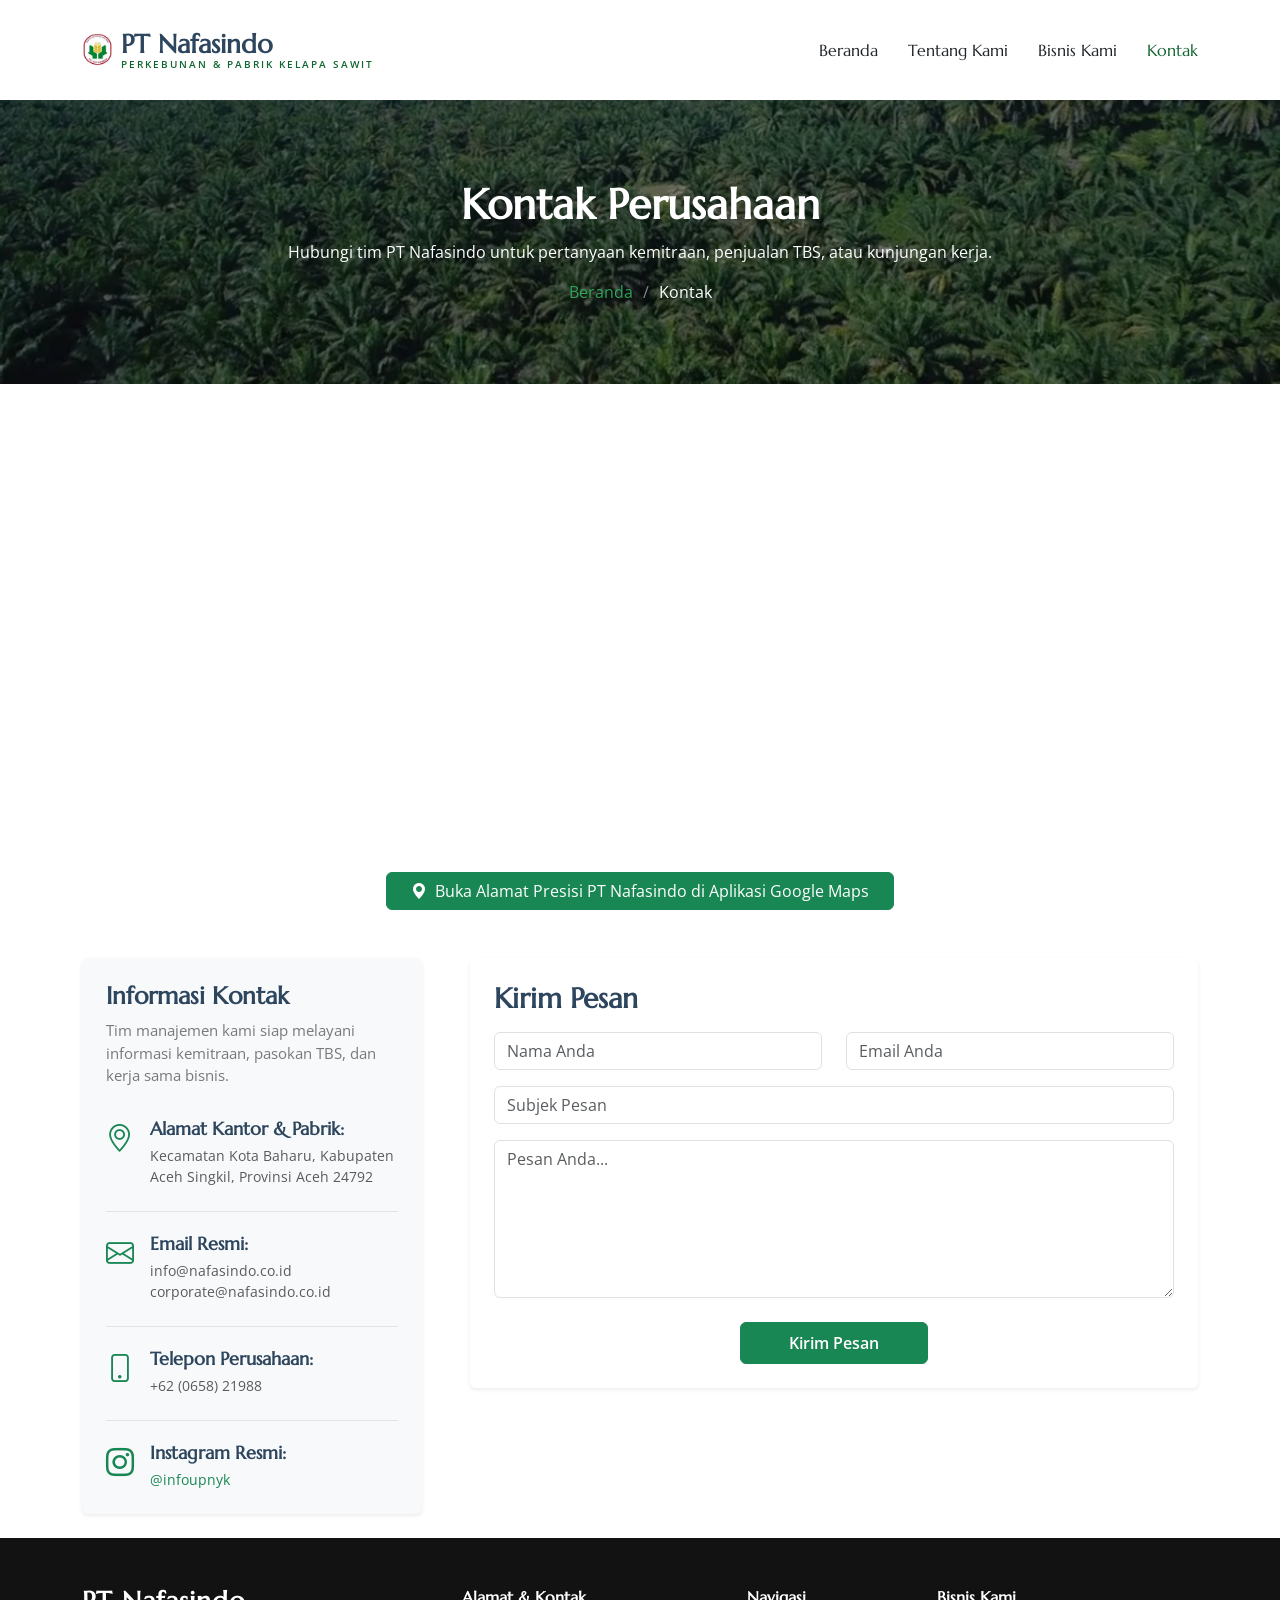
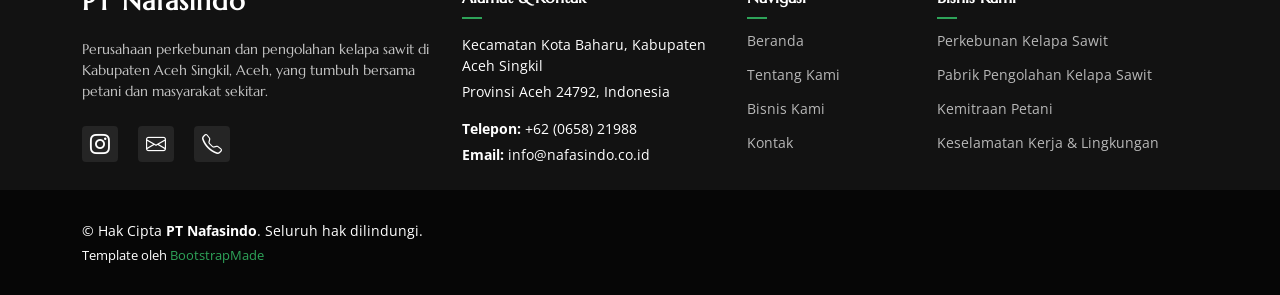
<file: nafasindo/contact.html>
<!DOCTYPE html>
<html lang="id">

<head>
  <meta charset="utf-8">
  <meta content="width=device-width, initial-scale=1.0" name="viewport">
  <title>Kontak - PT Nafasindo</title>
  <meta name="description" content="Hubungi PT Nafasindo untuk kemitraan, pasokan tandan buah segar, dan informasi operasional.">
  <meta name="keywords" content="PT Nafasindo, Kontak PT Nafasindo, Telepon PT Nafasindo, Alamat Aceh Singkil">

  <link href="assets/img/favicon.png" rel="icon">
  <link href="assets/img/apple-touch-icon.png" rel="apple-touch-icon">

  <link href="https://fonts.googleapis.com" rel="preconnect">
  <link href="https://fonts.gstatic.com" rel="preconnect" crossorigin>
  <link href="https://fonts.googleapis.com/css2?family=Open+Sans:ital,wght@0,300;0,400;0,500;0,600;0,700;0,800&family=Marcellus:wght@400&display=swap" rel="stylesheet">

  <link href="assets/vendor/bootstrap/css/bootstrap.min.css" rel="stylesheet">
  <link href="assets/vendor/bootstrap-icons/bootstrap-icons.css" rel="stylesheet">
  <link href="assets/vendor/aos/aos.css" rel="stylesheet">
  <link href="assets/vendor/swiper/swiper-bundle.min.css" rel="stylesheet">
  <link href="assets/vendor/glightbox/css/glightbox.min.css" rel="stylesheet">

  <link href="assets/css/main.css" rel="stylesheet">
  <link href="assets/css/nafasindo.css" rel="stylesheet">
</head>

<body class="contact-page">

  <!-- Bilah Navigasi Atas -->
  <header id="header" class="header d-flex align-items-center position-relative">
    <div class="container-fluid container-xl position-relative d-flex align-items-center justify-content-between">
      <a href="index.html" class="logo d-flex align-items-center">
        <img src="assets/img/logo perusahaan.jpg" alt="Logo PT Nafasindo" class="me-2" style="max-height: 40px;">
        <span class="sitename">PT Nafasindo<small>PERKEBUNAN &amp; PABRIK KELAPA SAWIT</small></span>
      </a>

      <nav id="navmenu" class="navmenu">
        <ul>
          <li><a href="index.html">Beranda</a></li>
          <li><a href="about.html">Tentang Kami</a></li>
          <li><a href="services.html">Bisnis Kami</a></li>
          <li><a href="contact.html" class="active">Kontak</a></li>
        </ul>
        <i class="mobile-nav-toggle d-xl-none bi bi-list"></i>
      </nav>
    </div>
  </header>

  <main class="main">

    <!-- Judul Halaman -->
    <div class="page-title dark-background" data-aos="fade" style="background-image: url(assets/img/page-title-nafasindo.jpg);">
      <div class="container position-relative">
        <h1>Kontak Perusahaan</h1>
        <p>Hubungi tim PT Nafasindo untuk pertanyaan kemitraan, penjualan TBS, atau kunjungan kerja.</p>
        <nav class="breadcrumbs">
          <ol>
            <li><a href="index.html">Beranda</a></li>
            <li class="current">Kontak</li>
          </ol>
        </nav>
      </div>
    </div>

    <!-- Bagian Peta Lokasi dengan Tombol Tautan Langsung -->
    <section id="contact" class="contact section p-0">
      <div class="mb-2 position-relative">
        <iframe style="width:100%;height:450px;border:0" loading="lazy" allowfullscreen title="Lokasi PT Nafasindo Aceh Singkil"
          src="https://www.google.com/maps/embed?pb=!1m18!1m12!1m3!1d3988.423180470559!2d97.9734185!3d2.3482703!2m3!1f0!2f0!3f0!3m2!1i1024!2i768!4f13.1!3m3!1m2!1s0x302b1154cce050b1%3A0xb3bd38392576bbf1!2sPT.%20Nafasindo!5e0!3m2!1sid!2sid!4v1700000000000!5m2!1sid!2sid">
        </iframe>
      </div>

      <div class="container py-4 text-center">
        <a href="https://maps.app.goo.gl/V1RDeCjv9b3nRRBUA" target="_blank" class="btn btn-success px-4">
          <i class="bi bi-geo-alt-fill me-2"></i>Buka Alamat Presisi PT Nafasindo di Aplikasi Google Maps
        </a>
      </div>

      <div class="container py-4" data-aos="fade">
        <div class="row gy-5 gx-lg-5">
          <div class="col-lg-4">
            <div class="info p-4 bg-light rounded shadow-sm">
              <h3>Informasi Kontak</h3>
              <p>Tim manajemen kami siap melayani informasi kemitraan, pasokan TBS, dan kerja sama bisnis.</p>

              <div class="info-item d-flex mt-4">
                <i class="bi bi-geo-alt flex-shrink-0 text-success fs-3 me-3"></i>
                <div>
                  <h4 class="fw-bold mb-1">Alamat Kantor &amp; Pabrik:</h4>
                  <p class="mb-0 text-muted">Kecamatan Kota Baharu, Kabupaten Aceh Singkil, Provinsi Aceh 24792</p>
                </div>
              </div>

              <div class="info-item d-flex mt-4">
                <i class="bi bi-envelope flex-shrink-0 text-success fs-3 me-3"></i>
                <div>
                  <h4 class="fw-bold mb-1">Email Resmi:</h4>
                  <p class="mb-0 text-muted">info@nafasindo.co.id</p>
                  <p class="mb-0 text-muted">corporate@nafasindo.co.id</p>
                </div>
              </div>

              <div class="info-item d-flex mt-4">
                <i class="bi bi-phone flex-shrink-0 text-success fs-3 me-3"></i>
                <div>
                  <h4 class="fw-bold mb-1">Telepon Perusahaan:</h4>
                  <p class="mb-0 text-muted">+62 (0658) 21988</p>
                </div>
              </div>

              <div class="info-item d-flex mt-4">
                <i class="bi bi-instagram flex-shrink-0 text-success fs-3 me-3"></i>
                <div>
                  <h4 class="fw-bold mb-1">Instagram Resmi:</h4>
                  <p class="mb-0"><a href="https://instagram.com/infoupnyk" target="_blank" class="text-success font-weight-bold">@infoupnyk</a></p>
                </div>
              </div>

            </div>
          </div>

          <div class="col-lg-8">
            <form id="form-kontak" role="form" class="p-4 bg-white shadow-sm rounded">
              <h3 class="mb-3 fw-bold">Kirim Pesan</h3>
              <div class="row">
                <div class="col-md-6 form-group mb-3">
                  <input type="text" class="form-control" id="nama" placeholder="Nama Anda" required>
                </div>
                <div class="col-md-6 form-group mb-3">
                  <input type="email" class="form-control" id="email" placeholder="Email Anda" required>
                </div>
              </div>
              <div class="form-group mb-3">
                <input type="text" class="form-control" id="subjek" placeholder="Subjek Pesan" required>
              </div>
              <div class="form-group mb-3">
                <textarea class="form-control" id="pesan" rows="6" placeholder="Pesan Anda..." required></textarea>
              </div>
              <div class="text-center mt-4">
                <button type="submit" class="btn btn-success px-5 py-2 fw-semibold">Kirim Pesan</button>
              </div>
            </form>
          </div>
        </div>
      </div>
    </section>

  </main>

  <!-- Catatan Bawah / Footer -->
  <footer id="footer" class="footer dark-background">
    <div class="footer-top">
      <div class="container">
        <div class="row gy-4">
          <div class="col-lg-4 col-md-12 footer-about">
            <a href="index.html" class="logo d-flex align-items-center">
              <span class="sitename">PT Nafasindo</span>
            </a>
            <p class="mt-3 opacity-75">Perusahaan perkebunan dan pengolahan kelapa sawit di Kabupaten Aceh Singkil, Aceh, yang tumbuh bersama petani dan masyarakat sekitar.</p>
            <div class="social-links d-flex mt-4 gap-3">
              <a href="https://instagram.com/infoupnyk" target="_blank" class="text-white fs-5" title="Instagram @infoupnyk"><i class="bi bi-instagram"></i></a>
              <a href="mailto:info@nafasindo.co.id" class="text-white fs-5" title="Email Perusahaan"><i class="bi bi-envelope"></i></a>
              <a href="tel:+6265821988" class="text-white fs-5" title="Telepon Perusahaan"><i class="bi bi-telephone"></i></a>
            </div>
          </div>

          <div class="col-lg-3 col-md-6 footer-contact">
            <h4>Alamat &amp; Kontak</h4>
            <p>Kecamatan Kota Baharu, Kabupaten Aceh Singkil</p>
            <p>Provinsi Aceh 24792, Indonesia</p>
            <p class="mt-3"><strong>Telepon:</strong> <span>+62 (0658) 21988</span></p>
            <p><strong>Email:</strong> <span>info@nafasindo.co.id</span></p>
          </div>

          <div class="col-lg-2 col-md-6 footer-links">
            <h4>Navigasi</h4>
            <ul>
              <li><a href="index.html">Beranda</a></li>
              <li><a href="about.html">Tentang Kami</a></li>
              <li><a href="services.html">Bisnis Kami</a></li>
              <li><a href="contact.html">Kontak</a></li>
            </ul>
          </div>

          <div class="col-lg-3 col-md-6 footer-links">
            <h4>Bisnis Kami</h4>
            <ul>
              <li><a href="services.html#perkebunan">Perkebunan Kelapa Sawit</a></li>
              <li><a href="services.html#pabrik">Pabrik Pengolahan Kelapa Sawit</a></li>
              <li><a href="services.html#kemitraan">Kemitraan Petani</a></li>
              <li><a href="services.html#k3">Keselamatan Kerja &amp; Lingkungan</a></li>
            </ul>
          </div>
        </div>
      </div>
    </div>

    <div class="copyright text-center">
      <div class="container d-flex flex-column flex-lg-row justify-content-center justify-content-lg-between align-items-center">
        <div class="d-flex flex-column align-items-center align-items-lg-start">
          <div>© Hak Cipta <strong><span>PT Nafasindo</span></strong>. Seluruh hak dilindungi.</div>
          <div class="credits">
            Template oleh <a href="https://bootstrapmade.com/">BootstrapMade</a>
          </div>
        </div>
      </div>
    </div>
  </footer>

  <a href="#" id="scroll-top" class="scroll-top d-flex align-items-center justify-content-center"><i class="bi bi-arrow-up-short"></i></a>
  <div id="preloader"></div>

  <script src="assets/vendor/bootstrap/js/bootstrap.bundle.min.js"></script>
  <script src="assets/vendor/aos/aos.js"></script>
  <script src="assets/vendor/swiper/swiper-bundle.min.js"></script>
  <script src="assets/vendor/glightbox/js/glightbox.min.js"></script>
  <script src="assets/js/main.js"></script>

  <script>
    const TUJUAN = 'info@nafasindo.co.id';
    document.getElementById('form-kontak').addEventListener('submit', function (e) {
      e.preventDefault();
      const nama = document.getElementById('nama').value;
      const email = document.getElementById('email').value;
      const subjek = document.getElementById('subjek').value;
      const pesan = document.getElementById('pesan').value;
      const isi = 'Nama: ' + nama + '\nEmail: ' + email + '\n\n' + pesan;
      window.location.href = 'mailto:' + TUJUAN + '?subject=' + encodeURIComponent(subjek) + '&body=' + encodeURIComponent(isi);
    });
  </script>
</body>

</html>
</file>
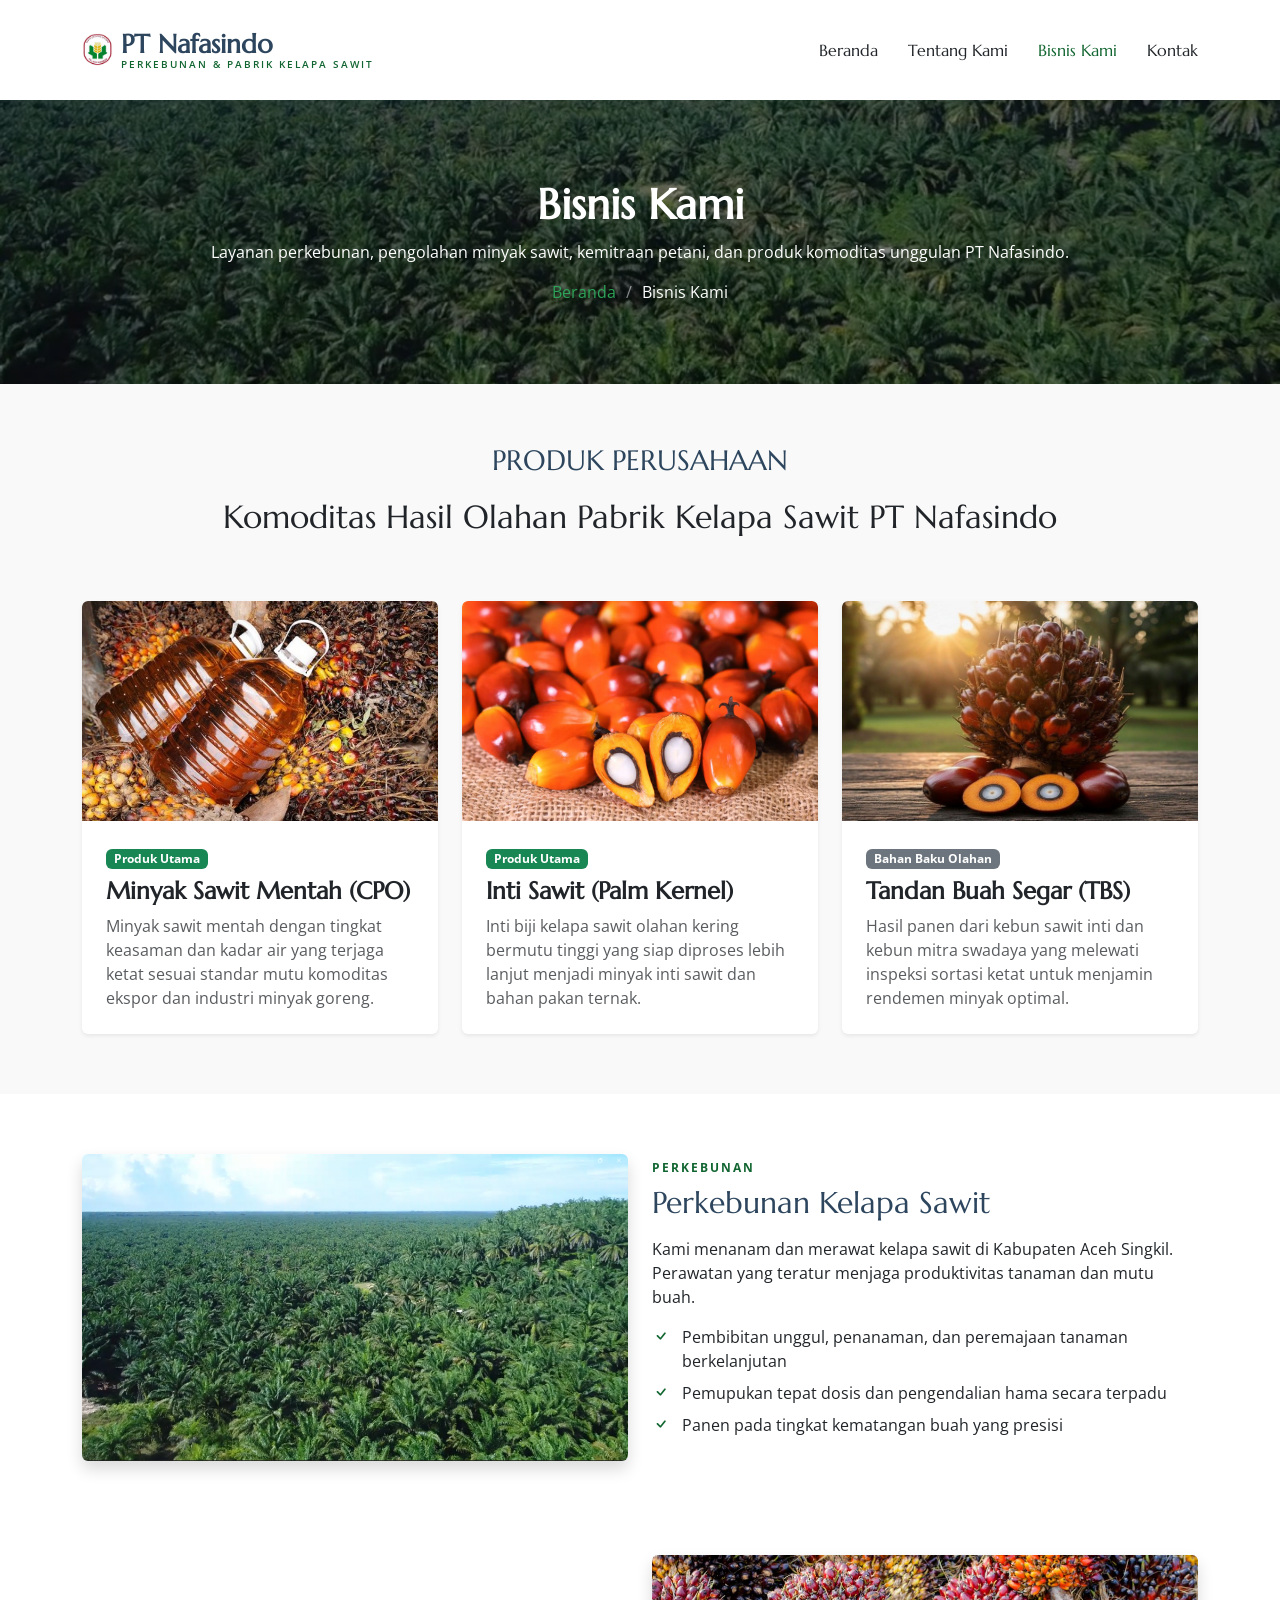
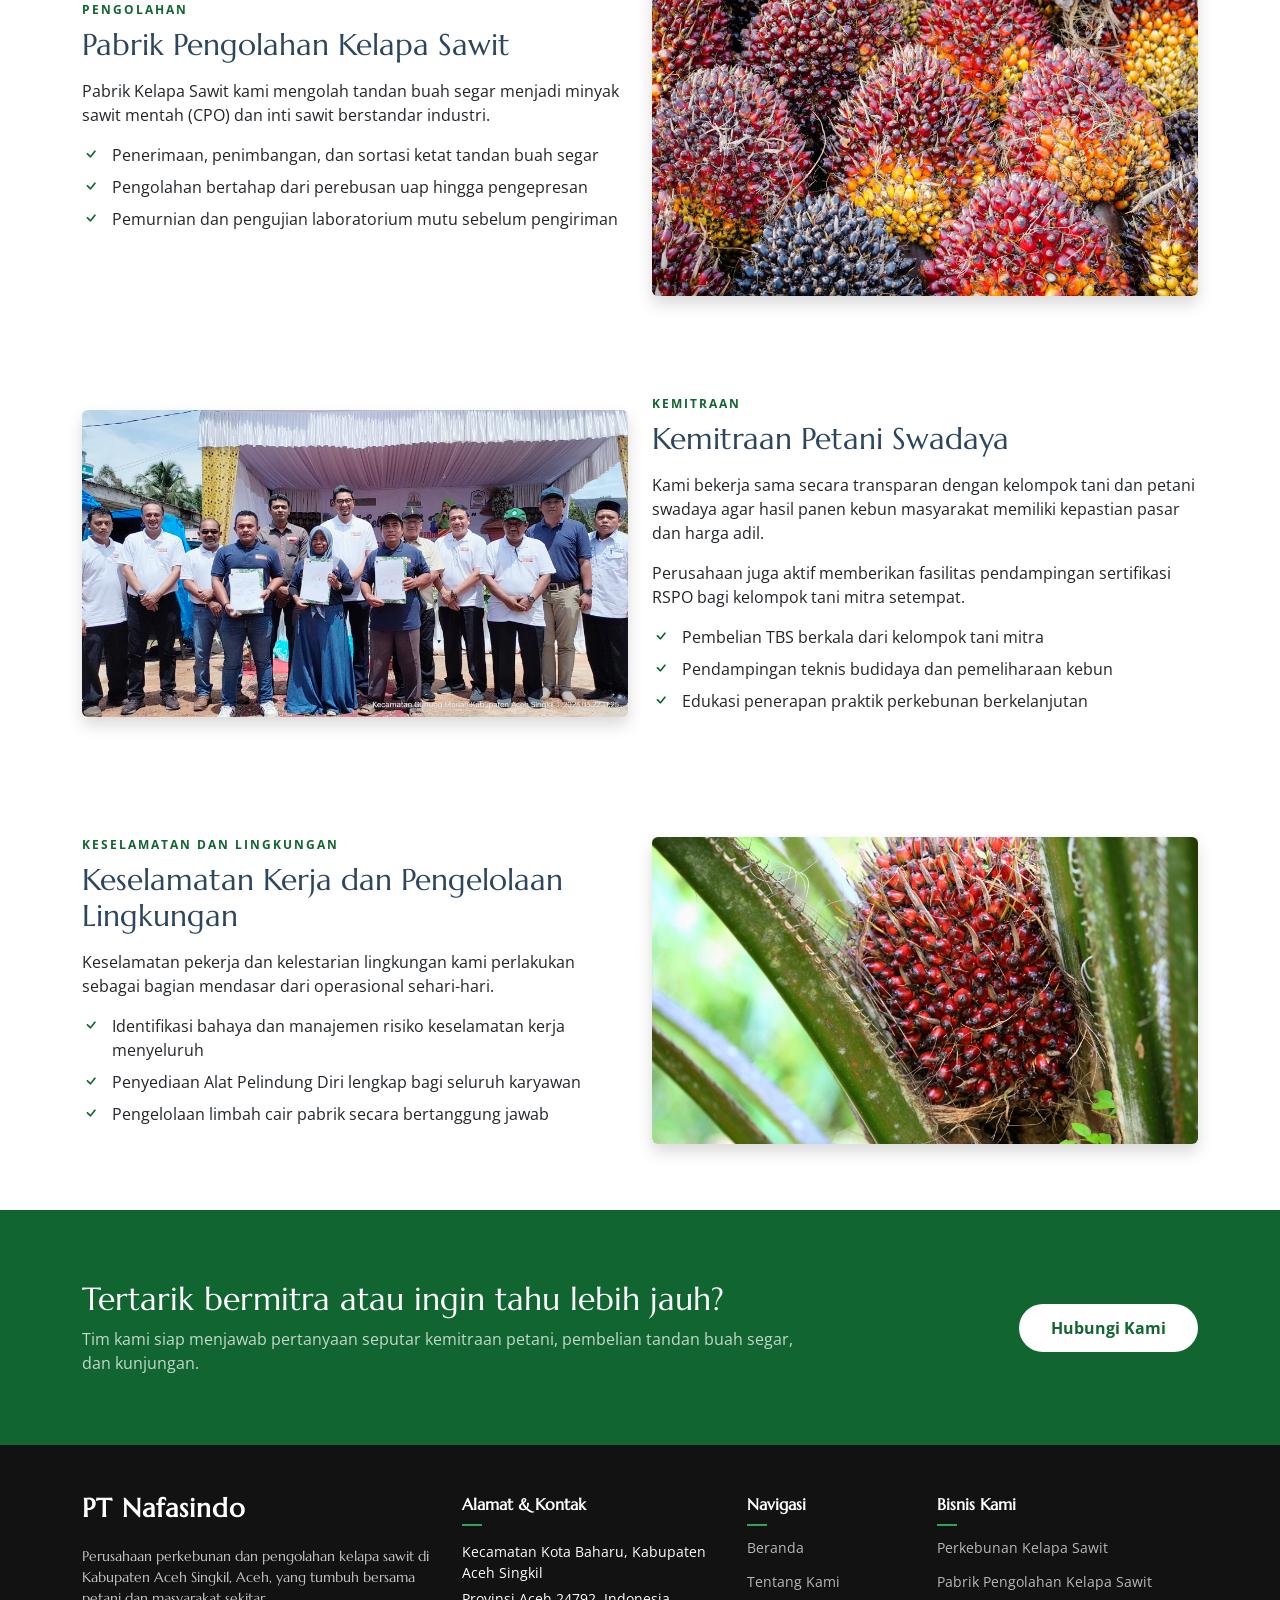
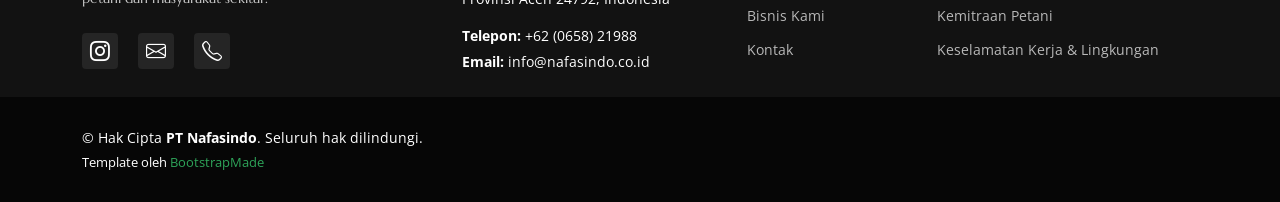
<file: nafasindo/services.html>
<!DOCTYPE html>
<html lang="id">

<head>
  <meta charset="utf-8">
  <meta content="width=device-width, initial-scale=1.0" name="viewport">
  <title>Bisnis Kami - PT Nafasindo</title>
  <meta name="description" content="Perkebunan, pabrik kelapa sawit, kemitraan petani, serta K3 dan lingkungan di PT Nafasindo.">
  <meta name="keywords" content="PT Nafasindo, kelapa sawit, perkebunan sawit, Aceh Singkil, CPO, kemitraan petani, produk sawit">

  <link href="assets/img/favicon.png" rel="icon">
  <link href="assets/img/apple-touch-icon.png" rel="apple-touch-icon">

  <link href="https://fonts.googleapis.com" rel="preconnect">
  <link href="https://fonts.gstatic.com" rel="preconnect" crossorigin>
  <link href="https://fonts.googleapis.com/css2?family=Open+Sans:ital,wght@0,300;0,400;0,500;0,600;0,700;0,800&family=Marcellus:wght@400&display=swap" rel="stylesheet">

  <link href="assets/vendor/bootstrap/css/bootstrap.min.css" rel="stylesheet">
  <link href="assets/vendor/bootstrap-icons/bootstrap-icons.css" rel="stylesheet">
  <link href="assets/vendor/aos/aos.css" rel="stylesheet">
  <link href="assets/vendor/swiper/swiper-bundle.min.css" rel="stylesheet">
  <link href="assets/vendor/glightbox/css/glightbox.min.css" rel="stylesheet">

  <link href="assets/css/main.css" rel="stylesheet">
  <link href="assets/css/nafasindo.css" rel="stylesheet">
</head>

<body class="services-page">

  <!-- Bilah Navigasi Atas -->
  <header id="header" class="header d-flex align-items-center position-relative">
    <div class="container-fluid container-xl position-relative d-flex align-items-center justify-content-between">
      <a href="index.html" class="logo d-flex align-items-center">
        <img src="assets/img/logo perusahaan.jpg" alt="Logo PT Nafasindo" class="me-2" style="max-height: 40px;">
        <span class="sitename">PT Nafasindo<small>PERKEBUNAN &amp; PABRIK KELAPA SAWIT</small></span>
      </a>

      <nav id="navmenu" class="navmenu">
        <ul>
          <li><a href="index.html">Beranda</a></li>
          <li><a href="about.html">Tentang Kami</a></li>
          <li><a href="services.html" class="active">Bisnis Kami</a></li>
          <li><a href="contact.html">Kontak</a></li>
        </ul>
        <i class="mobile-nav-toggle d-xl-none bi bi-list"></i>
      </nav>
    </div>
  </header>

  <main class="main">

    <!-- Judul Halaman -->
    <div class="page-title dark-background" data-aos="fade" style="background-image: url(assets/img/page-title-nafasindo.jpg);">
      <div class="container position-relative">
        <h1>Bisnis Kami</h1>
        <p>Layanan perkebunan, pengolahan minyak sawit, kemitraan petani, dan produk komoditas unggulan PT Nafasindo.</p>
        <nav class="breadcrumbs">
          <ol>
            <li><a href="index.html">Beranda</a></li>
            <li class="current">Bisnis Kami</li>
          </ol>
        </nav>
      </div>
    </div>

    <!-- Produk Perusahaan -->
    <section class="section light-background">
      <div class="container section-title" data-aos="fade-up">
        <h2>PRODUK PERUSAHAAN</h2>
        <p>Komoditas Hasil Olahan Pabrik Kelapa Sawit PT Nafasindo</p>
      </div>
      <div class="container">
        <div class="row gy-4">
          <div class="col-lg-4 col-md-6" data-aos="fade-up" data-aos-delay="100">
            <div class="card border-0 shadow-sm h-100 overflow-hidden">
              <img src="assets/img/minyak sawit mentah.jpg" class="card-img-top" alt="Minyak Sawit Mentah" style="height: 220px; object-fit: cover;">
              <div class="card-body p-4">
                <span class="badge bg-success mb-2">Produk Utama</span>
                <h4 class="card-title fw-bold">Minyak Sawit Mentah (CPO)</h4>
                <p class="card-text text-muted">Minyak sawit mentah dengan tingkat keasaman dan kadar air yang terjaga ketat sesuai standar mutu komoditas ekspor dan industri minyak goreng.</p>
              </div>
            </div>
          </div>
          <div class="col-lg-4 col-md-6" data-aos="fade-up" data-aos-delay="200">
            <div class="card border-0 shadow-sm h-100 overflow-hidden">
              <img src="assets/img/palm kernel.webp" class="card-img-top" alt="Inti Sawit" style="height: 220px; object-fit: cover;">
              <div class="card-body p-4">
                <span class="badge bg-success mb-2">Produk Utama</span>
                <h4 class="card-title fw-bold">Inti Sawit (Palm Kernel)</h4>
                <p class="card-text text-muted">Inti biji kelapa sawit olahan kering bermutu tinggi yang siap diproses lebih lanjut menjadi minyak inti sawit dan bahan pakan ternak.</p>
              </div>
            </div>
          </div>
          <div class="col-lg-4 col-md-6" data-aos="fade-up" data-aos-delay="300">
            <div class="card border-0 shadow-sm h-100 overflow-hidden">
              <img src="assets/img/tbs.jpg" class="card-img-top" alt="Tandan Buah Segar" style="height: 220px; object-fit: cover;">
              <div class="card-body p-4">
                <span class="badge bg-secondary mb-2">Bahan Baku Olahan</span>
                <h4 class="card-title fw-bold">Tandan Buah Segar (TBS)</h4>
                <p class="card-text text-muted">Hasil panen dari kebun sawit inti dan kebun mitra swadaya yang melewati inspeksi sortasi ketat untuk menjamin rendemen minyak optimal.</p>
              </div>
            </div>
          </div>
        </div>
      </div>
    </section>

    <!-- Detail Lini Bisnis -->
    <section class="section">
      <div class="container">

        <div class="row gy-4 align-items-center nf-row" id="perkebunan">
          <div class="col-lg-6" data-aos="zoom-out"><img src="assets/img/kebun-nafasindo.png" alt="Hamparan kebun sawit PT Nafasindo" class="img-fluid rounded shadow nf-photo"></div>
          <div class="col-lg-6" data-aos="fade-up" data-aos-delay="100">
            <span class="nf-tag">Perkebunan</span>
            <h2>Perkebunan Kelapa Sawit</h2>
            <p>Kami menanam dan merawat kelapa sawit di Kabupaten Aceh Singkil. Perawatan yang teratur menjaga produktivitas tanaman dan mutu buah.</p>
            <ul class="list-unstyled list-check">
              <li>Pembibitan unggul, penanaman, dan peremajaan tanaman berkelanjutan</li>
              <li>Pemupukan tepat dosis dan pengendalian hama secara terpadu</li>
              <li>Panen pada tingkat kematangan buah yang presisi</li>
            </ul>
          </div>
        </div>

        <div class="row gy-4 align-items-center nf-row mt-5" id="pabrik">
          <div class="col-lg-6 order-lg-2" data-aos="zoom-out"><img src="assets/img/buah-sawit-1.jpg" alt="Tandan buah sawit segar" class="img-fluid rounded shadow nf-photo"></div>
          <div class="col-lg-6 order-lg-1" data-aos="fade-up" data-aos-delay="100">
            <span class="nf-tag">Pengolahan</span>
            <h2>Pabrik Pengolahan Kelapa Sawit</h2>
            <p>Pabrik Kelapa Sawit kami mengolah tandan buah segar menjadi minyak sawit mentah (CPO) dan inti sawit berstandar industri.</p>
            <ul class="list-unstyled list-check">
              <li>Penerimaan, penimbangan, dan sortasi ketat tandan buah segar</li>
              <li>Pengolahan bertahap dari perebusan uap hingga pengepresan</li>
              <li>Pemurnian dan pengujian laboratorium mutu sebelum pengiriman</li>
            </ul>
          </div>
        </div>

        <div class="row gy-4 align-items-center nf-row mt-5" id="kemitraan">
          <div class="col-lg-6" data-aos="zoom-out"><img src="assets/img/kemitraan-petani.jpg" alt="Kegiatan kemitraan dengan kelompok tani" class="img-fluid rounded shadow nf-photo"></div>
          <div class="col-lg-6" data-aos="fade-up" data-aos-delay="100">
            <span class="nf-tag">Kemitraan</span>
            <h2>Kemitraan Petani Swadaya</h2>
            <p>Kami bekerja sama secara transparan dengan kelompok tani dan petani swadaya agar hasil panen kebun masyarakat memiliki kepastian pasar dan harga adil.</p>
            <p>Perusahaan juga aktif memberikan fasilitas pendampingan sertifikasi RSPO bagi kelompok tani mitra setempat.</p>
            <ul class="list-unstyled list-check">
              <li>Pembelian TBS berkala dari kelompok tani mitra</li>
              <li>Pendampingan teknis budidaya dan pemeliharaan kebun</li>
              <li>Edukasi penerapan praktik perkebunan berkelanjutan</li>
            </ul>
          </div>
        </div>

        <div class="row gy-4 align-items-center nf-row mt-5" id="k3">
          <div class="col-lg-6 order-lg-2" data-aos="zoom-out"><img src="assets/img/buah-sawit-2.jpg" alt="Buah sawit di pohon" class="img-fluid rounded shadow nf-photo"></div>
          <div class="col-lg-6 order-lg-1" data-aos="fade-up" data-aos-delay="100">
            <span class="nf-tag">Keselamatan dan Lingkungan</span>
            <h2>Keselamatan Kerja dan Pengelolaan Lingkungan</h2>
            <p>Keselamatan pekerja dan kelestarian lingkungan kami perlakukan sebagai bagian mendasar dari operasional sehari-hari.</p>
            <ul class="list-unstyled list-check">
              <li>Identifikasi bahaya dan manajemen risiko keselamatan kerja menyeluruh</li>
              <li>Penyediaan Alat Pelindung Diri lengkap bagi seluruh karyawan</li>
              <li>Pengelolaan limbah cair pabrik secara bertanggung jawab</li>
            </ul>
          </div>
        </div>

      </div>
    </section>

    <!-- Spanduk Imbauan / Kontak -->
    <section class="nf-band">
      <div class="container">
        <div class="row align-items-center gy-3">
          <div class="col-lg-8" data-aos="fade-up">
            <h2>Tertarik bermitra atau ingin tahu lebih jauh?</h2>
            <p class="mb-0 opacity-75">Tim kami siap menjawab pertanyaan seputar kemitraan petani, pembelian tandan buah segar, dan kunjungan.</p>
          </div>
          <div class="col-lg-4 text-lg-end" data-aos="fade-up" data-aos-delay="100">
            <a href="contact.html" class="btn-band">Hubungi Kami</a>
          </div>
        </div>
      </div>
    </section>

  </main>

  <!-- Catatan Bawah / Footer -->
  <footer id="footer" class="footer dark-background">
    <div class="footer-top">
      <div class="container">
        <div class="row gy-4">
          <div class="col-lg-4 col-md-12 footer-about">
            <a href="index.html" class="logo d-flex align-items-center">
              <span class="sitename">PT Nafasindo</span>
            </a>
            <p class="mt-3 opacity-75">Perusahaan perkebunan dan pengolahan kelapa sawit di Kabupaten Aceh Singkil, Aceh, yang tumbuh bersama petani dan masyarakat sekitar.</p>
            <div class="social-links d-flex mt-4 gap-3">
              <a href="https://instagram.com/infoupnyk" target="_blank" class="text-white fs-5" title="Instagram @infoupnyk"><i class="bi bi-instagram"></i></a>
              <a href="mailto:info@nafasindo.co.id" class="text-white fs-5" title="Email Perusahaan"><i class="bi bi-envelope"></i></a>
              <a href="tel:+6265821988" class="text-white fs-5" title="Telepon Perusahaan"><i class="bi bi-telephone"></i></a>
            </div>
          </div>

          <div class="col-lg-3 col-md-6 footer-contact">
            <h4>Alamat &amp; Kontak</h4>
            <p>Kecamatan Kota Baharu, Kabupaten Aceh Singkil</p>
            <p>Provinsi Aceh 24792, Indonesia</p>
            <p class="mt-3"><strong>Telepon:</strong> <span>+62 (0658) 21988</span></p>
            <p><strong>Email:</strong> <span>info@nafasindo.co.id</span></p>
          </div>

          <div class="col-lg-2 col-md-6 footer-links">
            <h4>Navigasi</h4>
            <ul>
              <li><a href="index.html">Beranda</a></li>
              <li><a href="about.html">Tentang Kami</a></li>
              <li><a href="services.html">Bisnis Kami</a></li>
              <li><a href="contact.html">Kontak</a></li>
            </ul>
          </div>

          <div class="col-lg-3 col-md-6 footer-links">
            <h4>Bisnis Kami</h4>
            <ul>
              <li><a href="services.html#perkebunan">Perkebunan Kelapa Sawit</a></li>
              <li><a href="services.html#pabrik">Pabrik Pengolahan Kelapa Sawit</a></li>
              <li><a href="services.html#kemitraan">Kemitraan Petani</a></li>
              <li><a href="services.html#k3">Keselamatan Kerja &amp; Lingkungan</a></li>
            </ul>
          </div>
        </div>
      </div>
    </div>

    <div class="copyright text-center">
      <div class="container d-flex flex-column flex-lg-row justify-content-center justify-content-lg-between align-items-center">
        <div class="d-flex flex-column align-items-center align-items-lg-start">
          <div>© Hak Cipta <strong><span>PT Nafasindo</span></strong>. Seluruh hak dilindungi.</div>
          <div class="credits">
            Template oleh <a href="https://bootstrapmade.com/">BootstrapMade</a>
          </div>
        </div>
      </div>
    </div>
  </footer>

  <a href="#" id="scroll-top" class="scroll-top d-flex align-items-center justify-content-center"><i class="bi bi-arrow-up-short"></i></a>
  <div id="preloader"></div>

  <script src="assets/vendor/bootstrap/js/bootstrap.bundle.min.js"></script>
  <script src="assets/vendor/aos/aos.js"></script>
  <script src="assets/vendor/swiper/swiper-bundle.min.js"></script>
  <script src="assets/vendor/glightbox/js/glightbox.min.js"></script>
  <script src="assets/js/main.js"></script>

</body>

</html>
</file>
<file: assets/css/nafasindo.css>
.header .logo .logo-icon { font-size: 30px; color: var(--accent-color); margin-right: 8px; line-height: 1; }
.header .logo .sitename { font-family: var(--heading-font); font-size: 26px; font-weight: 700; color: var(--heading-color); }
.header .logo .sitename small { display:block; font-family: var(--default-font); font-size: 10px; letter-spacing: 2px; font-weight: 600; color: var(--accent-color); margin-top: 2px; }

.hero .carousel-item img { object-fit: cover; }
.hero .carousel-container .btn-hero {
  display: inline-block; margin-top: 18px; padding: 12px 30px; border-radius: 50px;
  background: var(--accent-color); color: #fff; font-weight: 600; transition: .3s;
}
.hero .carousel-container .btn-hero:hover { background: #fff; color: var(--accent-color); }

.nf-card {
  background: var(--surface-color); border-radius: 10px; padding: 32px 26px; height: 100%;
  box-shadow: 0 6px 24px rgba(0,0,0,.07); border-bottom: 4px solid transparent; transition: .3s;
}
.nf-card:hover { transform: translateY(-6px); border-bottom-color: var(--accent-color); }
.nf-card .nf-icon {
  width: 64px; height: 64px; border-radius: 50%; display:flex; align-items:center; justify-content:center;
  background: color-mix(in srgb, var(--accent-color), transparent 88%); color: var(--accent-color);
  font-size: 30px; margin-bottom: 18px;
}
.nf-card h3 { font-size: 20px; margin-bottom: 10px; }
.nf-card p { margin: 0; color: color-mix(in srgb, var(--default-color), transparent 25%); }

.nf-photo { width: 100%; border-radius: 12px; box-shadow: 0 10px 30px rgba(0,0,0,.18); object-fit: cover; }

.nf-step { text-align: center; padding: 10px 14px; position: relative; }
.nf-step .num {
  width: 56px; height: 56px; border-radius: 50%; background: var(--accent-color); color: #fff;
  display:inline-flex; align-items:center; justify-content:center; font-family: var(--heading-font); font-size: 22px; margin-bottom: 14px;
}
.nf-step h4 { font-size: 18px; margin-bottom: 6px; }
.nf-step p { font-size: 14px; margin: 0; color: color-mix(in srgb, var(--default-color), transparent 30%); }

.nf-values .nf-card { text-align: center; }
.nf-values .nf-icon { margin-left: auto; margin-right: auto; }

.nf-band { padding: 70px 0; background: var(--accent-color); color: #fff; }
.nf-band h2 { color: #fff; font-size: 32px; }
.nf-band .btn-band { display:inline-block; padding: 12px 32px; border-radius: 50px; background:#fff; color: var(--accent-color); font-weight:700; transition:.3s; }
.nf-band .btn-band:hover { background: #0b4a22; color:#fff; }

.nf-row { margin-bottom: 70px; }
.nf-row:last-child { margin-bottom: 0; }
.nf-row h2 { font-size: 30px; margin-bottom: 16px; }
.nf-tag { display:inline-block; font-size: 12px; letter-spacing: 2px; font-weight: 700; color: var(--accent-color); text-transform: uppercase; margin-bottom: 8px; }

.page-title { background-position: center; background-size: cover; }


.list-check { margin-bottom: 24px; }
.list-check li { display: block; padding-left: 30px; position: relative; margin-bottom: 8px; }
.list-check li:before {
  content: "\f26e"; font-family: "bootstrap-icons" !important; position: absolute; left: 0; top: 0.1rem;
  line-height: 1; color: var(--accent-color); font-size: 18px;
}
.dark-background .list-check li:before { color: #8be0a9; }
.text-justify {
  text-align: justify;
}
</file>
<file: nafasindo/assets/css/nafasindo.css>
/* Penyesuaian khusus PT Nafasindo (dimuat setelah main.css) */
.header .logo .logo-icon { font-size: 30px; color: var(--accent-color); margin-right: 8px; line-height: 1; }
.header .logo .sitename { font-family: var(--heading-font); font-size: 26px; font-weight: 700; color: var(--heading-color); }
.header .logo .sitename small { display:block; font-family: var(--default-font); font-size: 10px; letter-spacing: 2px; font-weight: 600; color: var(--accent-color); margin-top: 2px; }

.hero .carousel-item img { object-fit: cover; }
.hero .carousel-container .btn-hero {
  display: inline-block; margin-top: 18px; padding: 12px 30px; border-radius: 50px;
  background: var(--accent-color); color: #fff; font-weight: 600; transition: .3s;
}
.hero .carousel-container .btn-hero:hover { background: #fff; color: var(--accent-color); }

.nf-card {
  background: var(--surface-color); border-radius: 10px; padding: 32px 26px; height: 100%;
  box-shadow: 0 6px 24px rgba(0,0,0,.07); border-bottom: 4px solid transparent; transition: .3s;
}
.nf-card:hover { transform: translateY(-6px); border-bottom-color: var(--accent-color); }
.nf-card .nf-icon {
  width: 64px; height: 64px; border-radius: 50%; display:flex; align-items:center; justify-content:center;
  background: color-mix(in srgb, var(--accent-color), transparent 88%); color: var(--accent-color);
  font-size: 30px; margin-bottom: 18px;
}
.nf-card h3 { font-size: 20px; margin-bottom: 10px; }
.nf-card p { margin: 0; color: color-mix(in srgb, var(--default-color), transparent 25%); }

.nf-photo { width: 100%; border-radius: 12px; box-shadow: 0 10px 30px rgba(0,0,0,.18); object-fit: cover; }

.nf-step { text-align: center; padding: 10px 14px; position: relative; }
.nf-step .num {
  width: 56px; height: 56px; border-radius: 50%; background: var(--accent-color); color: #fff;
  display:inline-flex; align-items:center; justify-content:center; font-family: var(--heading-font); font-size: 22px; margin-bottom: 14px;
}
.nf-step h4 { font-size: 18px; margin-bottom: 6px; }
.nf-step p { font-size: 14px; margin: 0; color: color-mix(in srgb, var(--default-color), transparent 30%); }

.nf-values .nf-card { text-align: center; }
.nf-values .nf-icon { margin-left: auto; margin-right: auto; }

.nf-band { padding: 70px 0; background: var(--accent-color); color: #fff; }
.nf-band h2 { color: #fff; font-size: 32px; }
.nf-band .btn-band { display:inline-block; padding: 12px 32px; border-radius: 50px; background:#fff; color: var(--accent-color); font-weight:700; transition:.3s; }
.nf-band .btn-band:hover { background: #0b4a22; color:#fff; }

.nf-row { margin-bottom: 70px; }
.nf-row:last-child { margin-bottom: 0; }
.nf-row h2 { font-size: 30px; margin-bottom: 16px; }
.nf-tag { display:inline-block; font-size: 12px; letter-spacing: 2px; font-weight: 700; color: var(--accent-color); text-transform: uppercase; margin-bottom: 8px; }

.page-title { background-position: center; background-size: cover; }

/* Daftar centang yang bisa dipakai di semua halaman */
.list-check { margin-bottom: 24px; }
.list-check li { display: block; padding-left: 30px; position: relative; margin-bottom: 8px; }
.list-check li:before {
  content: "\f26e"; font-family: "bootstrap-icons" !important; position: absolute; left: 0; top: 0.1rem;
  line-height: 1; color: var(--accent-color); font-size: 18px;
}
.dark-background .list-check li:before { color: #8be0a9; }
</file>
<file: assets/css/main.css>
/**
* Template Name: AgriCulture
* Template URL: https://bootstrapmade.com/agriculture-bootstrap-website-template/
* Updated: Aug 07 2024 with Bootstrap v5.3.3
* Author: BootstrapMade.com
* License: https://bootstrapmade.com/license/
*/

/*--------------------------------------------------------------
# Font & Color Variables
# Help: https://bootstrapmade.com/color-system/
--------------------------------------------------------------*/
/* Fonts */
:root {
  --default-font: "Open Sans",  system-ui, -apple-system, "Segoe UI", Roboto, "Helvetica Neue", Arial, "Noto Sans", "Liberation Sans", sans-serif, "Apple Color Emoji", "Segoe UI Emoji", "Segoe UI Symbol", "Noto Color Emoji";
  --heading-font: "Marcellus",  sans-serif;
  --nav-font: "Marcellus",  sans-serif;
}

/* Global Colors - The following color variables are used throughout the website. Updating them here will change the color scheme of the entire website */
:root { 
  --background-color: #ffffff; /* Background color for the entire website, including individual sections */
  --default-color: #212529; /* Default color used for the majority of the text content across the entire website */
  --heading-color: #2d465e; /* Color for headings, subheadings and title throughout the website */
  --accent-color: #116530; /* Accent color that represents your brand on the website. It's used for buttons, links, and other elements that need to stand out */
  --surface-color: #ffffff; /* The surface color is used as a background of boxed elements within sections, such as cards, icon boxes, or other elements that require a visual separation from the global background. */
  --contrast-color: #ffffff; /* Contrast color for text, ensuring readability against backgrounds of accent, heading, or default colors. */
}

/* Nav Menu Colors - The following color variables are used specifically for the navigation menu. They are separate from the global colors to allow for more customization options */
:root {
  --nav-color: #212529;  /* The default color of the main navmenu links */
  --nav-hover-color: #116530; /* Applied to main navmenu links when they are hovered over or active */
  --nav-mobile-background-color: #ffffff; /* Used as the background color for mobile navigation menu */
  --nav-dropdown-background-color: #ffffff; /* Used as the background color for dropdown items that appear when hovering over primary navigation items */
  --nav-dropdown-color: #212529; /* Used for navigation links of the dropdown items in the navigation menu. */
  --nav-dropdown-hover-color: #116530; /* Similar to --nav-hover-color, this color is applied to dropdown navigation links when they are hovered over. */
}

/* Color Presets - These classes override global colors when applied to any section or element, providing reuse of the sam color scheme. */

.light-background {
  --background-color: #f9f9f9;
  --surface-color: #ffffff;
}

.dark-background {
  --background-color: #060606;
  --default-color: #ffffff;
  --heading-color: #ffffff;
  --accent-color: #2ea359;
  --surface-color: #252525;
  --contrast-color: #ffffff;
}

/* Smooth scroll */
:root {
  scroll-behavior: smooth;
}

/*--------------------------------------------------------------
# General Styling & Shared Classes
--------------------------------------------------------------*/
body {
  color: var(--default-color);
  background-color: var(--background-color);
  font-family: var(--default-font);
}

a {
  color: var(--accent-color);
  text-decoration: none;
  transition: 0.3s;
}

a:hover {
  color: color-mix(in srgb, var(--accent-color), transparent 25%);
  text-decoration: none;
}

h1,
h2,
h3,
h4,
h5,
h6 {
  color: var(--heading-color);
  font-family: var(--heading-font);
}

/* PHP Email Form Messages
------------------------------*/
.php-email-form .error-message {
  display: none;
  background: #df1529;
  color: #ffffff;
  text-align: left;
  padding: 15px;
  margin-bottom: 24px;
  font-weight: 600;
}

.php-email-form .sent-message {
  display: none;
  color: #ffffff;
  background: #059652;
  text-align: center;
  padding: 15px;
  margin-bottom: 24px;
  font-weight: 600;
}

.php-email-form .loading {
  display: none;
  background: var(--surface-color);
  text-align: center;
  padding: 15px;
  margin-bottom: 24px;
}

.php-email-form .loading:before {
  content: "";
  display: inline-block;
  border-radius: 50%;
  width: 24px;
  height: 24px;
  margin: 0 10px -6px 0;
  border: 3px solid var(--accent-color);
  border-top-color: var(--surface-color);
  animation: php-email-form-loading 1s linear infinite;
}

@keyframes php-email-form-loading {
  0% {
    transform: rotate(0deg);
  }

  100% {
    transform: rotate(360deg);
  }
}

/* Pulsating Play Button
------------------------------*/
.pulsating-play-btn {
  width: 94px;
  height: 94px;
  background: radial-gradient(var(--accent-color) 50%, color-mix(in srgb, var(--accent-color), transparent 75%) 52%);
  border-radius: 50%;
  display: block;
  position: relative;
  overflow: hidden;
}

.pulsating-play-btn:before {
  content: "";
  position: absolute;
  width: 120px;
  height: 120px;
  animation-delay: 0s;
  animation: pulsate-play-btn 2s;
  animation-direction: forwards;
  animation-iteration-count: infinite;
  animation-timing-function: steps;
  opacity: 1;
  border-radius: 50%;
  border: 5px solid color-mix(in srgb, var(--accent-color), transparent 30%);
  top: -15%;
  left: -15%;
  background: rgba(198, 16, 0, 0);
}

.pulsating-play-btn:after {
  content: "";
  position: absolute;
  left: 50%;
  top: 50%;
  transform: translateX(-40%) translateY(-50%);
  width: 0;
  height: 0;
  border-top: 10px solid transparent;
  border-bottom: 10px solid transparent;
  border-left: 15px solid #fff;
  z-index: 100;
  transition: all 400ms cubic-bezier(0.55, 0.055, 0.675, 0.19);
}

.pulsating-play-btn:hover:before {
  content: "";
  position: absolute;
  left: 50%;
  top: 50%;
  transform: translateX(-40%) translateY(-50%);
  width: 0;
  height: 0;
  border: none;
  border-top: 10px solid transparent;
  border-bottom: 10px solid transparent;
  border-left: 15px solid #fff;
  z-index: 200;
  animation: none;
  border-radius: 0;
}

.pulsating-play-btn:hover:after {
  border-left: 15px solid var(--accent-color);
  transform: scale(20);
}

@keyframes pulsate-play-btn {
  0% {
    transform: scale(0.6, 0.6);
    opacity: 1;
  }

  100% {
    transform: scale(1, 1);
    opacity: 0;
  }
}

/*--------------------------------------------------------------
# Global Header
--------------------------------------------------------------*/
.header {
  color: var(--default-color);
  background-color: var(--background-color);
  padding: 20px 0;
  transition: all 0.5s;
  z-index: 997;
}

.header .logo {
  line-height: 1;
}

.header .logo img {
  max-height: 32px;
  margin-right: 8px;
}

.header .logo h1 {
  font-size: 30px;
  margin: 0;
  font-weight: 700;
  color: var(--heading-color);
}

.scrolled .header {
  box-shadow: 0px 0 18px color-mix(in srgb, var(--default-color), transparent 85%);
}

/*--------------------------------------------------------------
# Navigation Menu
--------------------------------------------------------------*/
/* Navmenu - Desktop */
@media (min-width: 1200px) {
  .navmenu {
    padding: 0;
  }

  .navmenu ul {
    margin: 0;
    padding: 0;
    display: flex;
    list-style: none;
    align-items: center;
  }

  .navmenu li {
    position: relative;
  }

  .navmenu a,
  .navmenu a:focus {
    color: var(--nav-color);
    padding: 18px 15px;
    font-size: 16px;
    font-family: var(--nav-font);
    font-weight: 400;
    display: flex;
    align-items: center;
    justify-content: space-between;
    white-space: nowrap;
    transition: 0.3s;
  }

  .navmenu a i,
  .navmenu a:focus i {
    font-size: 12px;
    line-height: 0;
    margin-left: 5px;
    transition: 0.3s;
  }

  .navmenu li:last-child a {
    padding-right: 0;
  }

  .navmenu li:hover>a,
  .navmenu .active,
  .navmenu .active:focus {
    color: var(--nav-hover-color);
  }

  .navmenu .dropdown ul {
    margin: 0;
    padding: 10px 0;
    background: var(--nav-dropdown-background-color);
    display: block;
    position: absolute;
    visibility: hidden;
    left: 14px;
    top: 130%;
    opacity: 0;
    transition: 0.3s;
    border-radius: 4px;
    z-index: 99;
    box-shadow: 0px 0px 30px color-mix(in srgb, var(--default-color), transparent 85%);
  }

  .navmenu .dropdown ul li {
    min-width: 200px;
  }

  .navmenu .dropdown ul a {
    padding: 10px 20px;
    font-size: 15px;
    text-transform: none;
    color: var(--nav-dropdown-color);
  }

  .navmenu .dropdown ul a i {
    font-size: 12px;
  }

  .navmenu .dropdown ul a:hover,
  .navmenu .dropdown ul .active:hover,
  .navmenu .dropdown ul li:hover>a {
    color: var(--nav-dropdown-hover-color);
  }

  .navmenu .dropdown:hover>ul {
    opacity: 1;
    top: 100%;
    visibility: visible;
  }

  .navmenu .dropdown .dropdown ul {
    top: 0;
    left: -90%;
    visibility: hidden;
  }

  .navmenu .dropdown .dropdown:hover>ul {
    opacity: 1;
    top: 0;
    left: -100%;
    visibility: visible;
  }
}

/* Navmenu - Mobile */
@media (max-width: 1199px) {
  .mobile-nav-toggle {
    color: var(--nav-color);
    font-size: 28px;
    line-height: 0;
    margin-right: 10px;
    cursor: pointer;
    transition: color 0.3s;
  }

  .navmenu {
    padding: 0;
    z-index: 9997;
  }

  .navmenu ul {
    display: none;
    list-style: none;
    position: absolute;
    inset: 60px 20px 20px 20px;
    padding: 10px 0;
    margin: 0;
    border-radius: 6px;
    background-color: var(--nav-mobile-background-color);
    overflow-y: auto;
    transition: 0.3s;
    z-index: 9998;
    box-shadow: 0px 0px 30px color-mix(in srgb, var(--default-color), transparent 90%);
  }

  .navmenu a,
  .navmenu a:focus {
    color: var(--nav-dropdown-color);
    padding: 10px 20px;
    font-family: var(--nav-font);
    font-size: 17px;
    font-weight: 500;
    display: flex;
    align-items: center;
    justify-content: space-between;
    white-space: nowrap;
    transition: 0.3s;
  }

  .navmenu a i,
  .navmenu a:focus i {
    font-size: 12px;
    line-height: 0;
    margin-left: 5px;
    width: 30px;
    height: 30px;
    display: flex;
    align-items: center;
    justify-content: center;
    border-radius: 50%;
    transition: 0.3s;
    background-color: color-mix(in srgb, var(--accent-color), transparent 90%);
  }

  .navmenu a i:hover,
  .navmenu a:focus i:hover {
    background-color: var(--accent-color);
    color: var(--contrast-color);
  }

  .navmenu a:hover,
  .navmenu .active,
  .navmenu .active:focus {
    color: var(--nav-dropdown-hover-color);
  }

  .navmenu .active i,
  .navmenu .active:focus i {
    background-color: var(--accent-color);
    color: var(--contrast-color);
    transform: rotate(180deg);
  }

  .navmenu .dropdown ul {
    position: static;
    display: none;
    z-index: 99;
    padding: 10px 0;
    margin: 10px 20px;
    background-color: var(--nav-dropdown-background-color);
    border: 1px solid color-mix(in srgb, var(--default-color), transparent 90%);
    box-shadow: none;
    transition: all 0.5s ease-in-out;
  }

  .navmenu .dropdown ul ul {
    background-color: rgba(33, 37, 41, 0.1);
  }

  .navmenu .dropdown>.dropdown-active {
    display: block;
    background-color: rgba(33, 37, 41, 0.03);
  }

  .mobile-nav-active {
    overflow: hidden;
  }

  .mobile-nav-active .mobile-nav-toggle {
    color: #fff;
    position: absolute;
    font-size: 32px;
    top: 15px;
    right: 15px;
    margin-right: 0;
    z-index: 9999;
  }

  .mobile-nav-active .navmenu {
    position: fixed;
    overflow: hidden;
    inset: 0;
    background: rgba(33, 37, 41, 0.8);
    transition: 0.3s;
  }

  .mobile-nav-active .navmenu>ul {
    display: block;
  }
}

/*--------------------------------------------------------------
# Global Footer
--------------------------------------------------------------*/
.footer {
  color: var(--default-color);
  background-color: var(--background-color);
  font-size: 14px;
  position: relative;
}

.footer .footer-top {
  background-color: color-mix(in srgb, var(--background-color), white 5%);
  padding-top: 50px;
}

.footer .footer-about .logo {
  line-height: 1;
  margin-bottom: 25px;
}

.footer .footer-about .logo img {
  max-height: 40px;
  margin-right: 6px;
}

.footer .footer-about .logo span {
  color: var(--heading-color);
  font-family: var(--heading-font);
  font-size: 26px;
  font-weight: 700;
  letter-spacing: 1px;
}

.footer .footer-about p {
  font-size: 14px;
  font-family: var(--heading-font);
}

.footer h4 {
  font-size: 16px;
  font-weight: 600;
  position: relative;
  padding-bottom: 12px;
  margin-bottom: 15px;
}

.footer h4::after {
  content: "";
  position: absolute;
  display: block;
  width: 20px;
  height: 2px;
  background: var(--accent-color);
  bottom: 0;
  left: 0;
}

.footer .footer-links {
  margin-bottom: 30px;
}

.footer .footer-links ul {
  list-style: none;
  padding: 0;
  margin: 0;
}

.footer .footer-links ul i {
  padding-right: 2px;
  font-size: 12px;
  line-height: 0;
}

.footer .footer-links ul li {
  padding: 10px 0;
  display: flex;
  align-items: center;
}

.footer .footer-links ul li:first-child {
  padding-top: 0;
}

.footer .footer-links ul a {
  color: color-mix(in srgb, var(--default-color), transparent 30%);
  display: inline-block;
  line-height: 1;
}

.footer .footer-links ul a:hover {
  color: var(--accent-color);
}

.footer .footer-contact p {
  margin-bottom: 5px;
}

.footer .copyright {
  padding: 30px 0;
}

.footer .copyright p {
  margin-bottom: 0;
}

.footer .credits {
  margin-top: 5px;
  font-size: 13px;
}

.footer .social-links a {
  font-size: 18px;
  display: inline-block;
  background: color-mix(in srgb, var(--default-color), transparent 92%);
  color: var(--accent-color);
  line-height: 1;
  padding: 8px 0;
  margin-right: 4px;
  border-radius: 4px;
  text-align: center;
  width: 36px;
  height: 36px;
  transition: 0.3s;
}

.footer .social-links a:hover {
  color: var(--contrast-color);
  background: var(--accent-color);
  text-decoration: none;
}

/*--------------------------------------------------------------
# Preloader
--------------------------------------------------------------*/
#preloader {
  position: fixed;
  inset: 0;
  z-index: 999999;
  overflow: hidden;
  background: var(--background-color);
  transition: all 0.6s ease-out;
}

#preloader:before {
  content: "";
  position: fixed;
  top: calc(50% - 30px);
  left: calc(50% - 30px);
  border: 6px solid #ffffff;
  border-color: var(--accent-color) transparent var(--accent-color) transparent;
  border-radius: 50%;
  width: 60px;
  height: 60px;
  animation: animate-preloader 1.5s linear infinite;
}

@keyframes animate-preloader {
  0% {
    transform: rotate(0deg);
  }

  100% {
    transform: rotate(360deg);
  }
}

/*--------------------------------------------------------------
# Scroll Top Button
--------------------------------------------------------------*/
.scroll-top {
  position: fixed;
  visibility: hidden;
  opacity: 0;
  right: 15px;
  bottom: 15px;
  z-index: 99999;
  background-color: var(--accent-color);
  width: 40px;
  height: 40px;
  border-radius: 4px;
  transition: all 0.4s;
}

.scroll-top i {
  font-size: 24px;
  color: var(--contrast-color);
  line-height: 0;
}

.scroll-top:hover {
  background-color: color-mix(in srgb, var(--accent-color), transparent 20%);
  color: var(--contrast-color);
}

.scroll-top.active {
  visibility: visible;
  opacity: 1;
}

/*--------------------------------------------------------------
# Disable aos animation delay on mobile devices
--------------------------------------------------------------*/
@media screen and (max-width: 768px) {
  [data-aos-delay] {
    transition-delay: 0 !important;
  }
}

/*--------------------------------------------------------------
# Global Page Titles & Breadcrumbs
--------------------------------------------------------------*/
.page-title {
  color: var(--default-color);
  background-color: var(--background-color);
  background-size: cover;
  background-position: center;
  background-repeat: no-repeat;
  padding: 80px 0;
  text-align: center;
  position: relative;
}

.page-title:before {
  content: "";
  background-color: color-mix(in srgb, var(--background-color), transparent 50%);
  position: absolute;
  inset: 0;
}

.page-title h1 {
  font-size: 42px;
  font-weight: 700;
  margin-bottom: 10px;
}

.page-title .breadcrumbs ol {
  display: flex;
  flex-wrap: wrap;
  list-style: none;
  justify-content: center;
  padding: 0;
  margin: 0;
  font-size: 16px;
  font-weight: 400;
}

.page-title .breadcrumbs ol li+li {
  padding-left: 10px;
}

.page-title .breadcrumbs ol li+li::before {
  content: "/";
  display: inline-block;
  padding-right: 10px;
  color: color-mix(in srgb, var(--default-color), transparent 50%);
}

/*--------------------------------------------------------------
# Global Sections
--------------------------------------------------------------*/
section,
.section {
  color: var(--default-color);
  background-color: var(--background-color);
  padding: 60px 0;
  scroll-margin-top: 100px;
  overflow: clip;
}

@media (max-width: 1199px) {

  section,
  .section {
    scroll-margin-top: 66px;
  }
}

/*--------------------------------------------------------------
# Global Section Titles
--------------------------------------------------------------*/
.section-title {
  text-align: center;
  padding-bottom: 60px;
  position: relative;
}

.section-title h2 {
  font-size: 28px;
  font-weight: 500;
  margin-bottom: 15px;
}

.section-title p {
  margin-bottom: 0;
  font-family: var(--heading-font);
  font-size: 32px;
}

/*--------------------------------------------------------------
# Hero Section
--------------------------------------------------------------*/
.hero {
  padding: 0;
}

.hero .carousel {
  width: 100%;
  min-height: calc(100vh - 100px);
  padding: 0;
  margin: 0;
  background-color: var(--background-color);
  position: relative;
}

.hero img {
  position: absolute;
  inset: 0;
  display: block;
  width: 100%;
  height: 100%;
  object-fit: cover;
  z-index: 1;
}

.hero .carousel-item {
  position: absolute;
  inset: 0;
  background-size: cover;
  background-position: center;
  background-repeat: no-repeat;
  overflow: hidden;
}

.hero .carousel-item:before {
  content: "";
  background: color-mix(in srgb, var(--background-color), transparent 60%);
  position: absolute;
  inset: 0;
  z-index: 2;
}

.hero .carousel-container {
  position: absolute;
  inset: 90px 64px 64px 64px;
  display: flex;
  justify-content: center;
  align-items: center;
  flex-direction: column;
  z-index: 3;
}

.hero h2 {
  margin-bottom: 30px;
  font-size: 48px;
  font-weight: 700;
  animation: fadeInDown 1s both;
}

@media (max-width: 768px) {
  .hero h2 {
    font-size: 30px;
  }
}

.hero p {
  animation: fadeInDown 1s both 0.2s;
}

@media (min-width: 1024px) {

  .hero h2,
  .hero p {
    max-width: 60%;
  }
}

.hero .btn-get-started {
  color: var(--contrast-color);
  background: var(--accent-color);
  font-family: var(--heading-font);
  font-weight: 500;
  font-size: 15px;
  letter-spacing: 1px;
  display: inline-block;
  padding: 8px 32px;
  border-radius: 50px;
  transition: 0.5s;
  margin: 10px;
  animation: fadeInUp 1s both 0.4s;
}

.hero .btn-get-started:hover {
  background: color-mix(in srgb, var(--accent-color), transparent 20%);
}

.hero .carousel-control-prev,
.hero .carousel-control-next {
  width: 10%;
  transition: 0.3s;
  opacity: 0.5;
}

.hero .carousel-control-prev:focus,
.hero .carousel-control-next:focus {
  opacity: 0.5;
}

.hero .carousel-control-prev:hover,
.hero .carousel-control-next:hover {
  opacity: 0.9;
}

@media (min-width: 1024px) {

  .hero .carousel-control-prev,
  .hero .carousel-control-next {
    width: 5%;
  }
}

.hero .carousel-control-next-icon,
.hero .carousel-control-prev-icon {
  background: none;
  font-size: 32px;
  line-height: 1;
}

.hero .carousel-indicators {
  list-style: none;
}

.hero .carousel-indicators li {
  cursor: pointer;
}

@keyframes fadeInUp {
  from {
    opacity: 0;
    transform: translate3d(0, 100%, 0);
  }

  to {
    opacity: 1;
    transform: translate3d(0, 0, 0);
  }
}

@keyframes fadeInDown {
  from {
    opacity: 0;
    transform: translate3d(0, -100%, 0);
  }

  to {
    opacity: 1;
    transform: translate3d(0, 0, 0);
  }
}

/*--------------------------------------------------------------
# Services Section
--------------------------------------------------------------*/
.services .section-title h2 {
  color: var(--accent-color);
  font-size: 20px;
}

.services .content .service-item {
  background-color: var(--surface-color);
  padding: 20px 30px;
  border-top: 1px solid color-mix(in srgb, var(--default-color), transparent 90%);
  border-left: 1px solid color-mix(in srgb, var(--default-color), transparent 90%);
  position: relative;
}

.services .content .service-item .number {
  position: absolute;
  right: 10px;
  top: 10px;
  font-weight: 400;
  color: color-mix(in srgb, var(--default-color), transparent 80%);
}

.services .content .service-item .service-item-icon {
  position: relative;
  margin-bottom: 20px;
  color: var(--accent-color);
}

.services .content .service-item .service-item-icon img {
  width: 50px;
}

.services .content .service-item .service-item-icon:before {
  position: absolute;
  content: "";
  transform: rotate(45deg);
  z-index: -1;
  left: -20px;
  border-top: 40px solid transparent;
  border-bottom: 40px solid transparent;
  border-right: 40px solid var(--accent-color);
  display: none;
}

.services .content .service-item .service-item-icon>span {
  color: var(--default-color);
  font-size: 4rem;
}

.services .content .service-item .service-item-content .service-heading {
  font-size: 20px;
  color: var(--default-color);
  font-weight: 400;
}

.services .content .service-item .service-item-content p {
  font-size: 15px;
}

@media (min-width: 769px) {
  .services .content [class^=col-]:nth-child(4n+4) .service-item {
    border-right: 1px solid color-mix(in srgb, var(--default-color), transparent 90%);
  }

  .services .content [class^=col-]:nth-last-child(-n+4) .service-item {
    border-bottom: 1px solid color-mix(in srgb, var(--default-color), transparent 90%);
  }
}

@media (max-width: 768px) {
  .services .content [class^=col-]:nth-child(2n+2) .service-item {
    border-right: 1px solid color-mix(in srgb, var(--default-color), transparent 90%);
  }

  .services .content [class^=col-]:last-child .service-item,
  .services .content [class^=col-]:nth-last-child(2) .service-item {
    border-bottom: 1px solid color-mix(in srgb, var(--default-color), transparent 90%);
  }
}

@media (max-width: 576px) {
  .services .content [class^=col-] .service-item {
    border: 1px solid color-mix(in srgb, var(--default-color), transparent 90%);
    margin-bottom: 10px;
  }
}

/*--------------------------------------------------------------
# About Section
--------------------------------------------------------------*/
.about .section-title {
  margin-bottom: 60px;
}

.about .content {
  background: var(--accent-color);
  color: var(--contrast-color);
  padding: 7rem 0;
}

.about .content .img-overlap {
  margin-top: -150px;
}

.about p {
  color: var(--contrast-color);
}

.about .content-title {
  color: var(--contrast-color);
  font-weight: 300;
  text-align: left;
}

.about .content-title strong {
  font-weight: 700;
}

.about .content-subtitle {
  font-weight: 300;
  color: var(--contrast-color);
  text-transform: uppercase;
  font-size: 1.3rem;
}

/*--------------------------------------------------------------
# Services 2 Section
--------------------------------------------------------------*/
.services-2 {
  overflow: visible;
  margin-bottom: 200px;
}

.services-2 .section-title {
  text-align: left;
}

.services-2 .section-title h2 {
  color: color-mix(in srgb, var(--contrast-color), transparent 50%);
  text-transform: uppercase;
  font-size: 20px;
}

.services-2 .section-title p {
  color: var(--contrast-color);
}

.services-2 .services-carousel-wrap {
  position: relative;
  margin-bottom: -200px;
}

.services-2 .swiper-wrapper {
  height: auto;
}

.services-2 .service-item {
  position: relative;
  overflow: hidden;
}

.services-2 .service-item:before {
  content: "";
  background-color: color-mix(in srgb, var(--background-color), transparent 50%);
  top: 0;
  left: 0;
  right: 0;
  bottom: 0;
  position: absolute;
  opacity: 0;
  visibility: hidden;
  z-index: 1;
  transition: 0.3s all ease;
}

.services-2 .service-item img {
  transition: 0.5s all ease;
  transform: scale(1);
}

.services-2 .service-item .service-item-contents {
  z-index: 9;
  position: absolute;
  bottom: 20px;
  left: 20px;
  right: 20px;
  transition: 0.3s all ease;
  transform: translateY(100%);
  opacity: 0;
  visibility: hidden;
}

.services-2 .service-item .service-item-contents .service-item-category {
  color: var(--accent-color);
  text-transform: uppercase;
}

.services-2 .service-item .service-item-contents .service-item-title {
  color: var(--contrast-color);
  margin-bottom: 0;
}

.services-2 .service-item:hover:before {
  opacity: 1;
  visibility: visible;
}

.services-2 .service-item:hover .service-item-contents {
  transform: translateY(0%);
  opacity: 1;
  visibility: visible;
}

.services-2 .service-item:hover img {
  transform: scale(1.2);
}

.services-2 .navigation-prev,
.services-2 .navigation-next {
  position: absolute;
  top: 50%;
  transform: translateY(-50%);
  z-index: 9;
  width: 46px;
  height: 46px;
  background: var(--contrast-color);
  background-color: none;
  border: none;
  transition: 0.3s all ease;
}

.services-2 .navigation-prev i,
.services-2 .navigation-next i {
  font-size: 2rem;
}

.services-2 .navigation-prev:hover,
.services-2 .navigation-next:hover {
  background-color: var(--accent-color);
  color: var(--contrast-color);
}

.services-2 .navigation-prev {
  left: 10px;
}

.services-2 .navigation-next {
  right: 10px;
}

.services-2 .swiper {
  padding-bottom: 50px;
}

.services-2 .swiper-pagination {
  bottom: 0px;
}

.services-2 .swiper-pagination .swiper-pagination-bullet {
  border-radius: 0;
  width: 20px;
  height: 4px;
  background-color: color-mix(in srgb, var(--background-color), transparent 80%) !important;
  opacity: 1;
}

.services-2 .swiper-pagination .swiper-pagination-bullet-active {
  background-color: var(--accent-color) !important;
}

/*--------------------------------------------------------------
# Testimonials Section
--------------------------------------------------------------*/
.testimonials .testimonial img {
  width: 100px;
  height: 100px;
  border-radius: 50%;
  margin-bottom: 20px;
}

.testimonials .testimonial blockquote p {
  font-size: 20px;
  color: var(--default-color);
  font-weight: 500;
}

.testimonials .testimonial .client-name {
  text-transform: uppercase;
  font-size: 1.2rem;
  color: var(--accent-color);
}

/*--------------------------------------------------------------
# Recent Posts Section
--------------------------------------------------------------*/
.recent-posts .post-item {
  background: var(--surface-color);
  box-shadow: 0px 2px 20px rgba(0, 0, 0, 0.1);
  transition: 0.3s;
}

.recent-posts .post-item .post-img img {
  transition: 0.5s;
}

.recent-posts .post-item .post-date {
  position: absolute;
  right: 0;
  bottom: 0;
  background-color: var(--accent-color);
  color: var(--contrast-color);
  text-transform: uppercase;
  font-size: 13px;
  padding: 6px 12px;
  font-weight: 500;
}

.recent-posts .post-item .post-content {
  padding: 30px;
}

.recent-posts .post-item .post-title {
  color: var(--heading-color);
  font-size: 20px;
  font-weight: 700;
  transition: 0.3s;
  margin-bottom: 15px;
}

.recent-posts .post-item .meta i {
  font-size: 16px;
  color: var(--accent-color);
}

.recent-posts .post-item .meta span {
  font-size: 15px;
  color: color-mix(in srgb, var(--default-color), transparent 50%);
}

.recent-posts .post-item hr {
  color: color-mix(in srgb, var(--default-color), transparent 80%);
  margin: 20px 0;
}

.recent-posts .post-item .readmore {
  display: flex;
  align-items: center;
  font-weight: 600;
  line-height: 1;
  transition: 0.3s;
  color: color-mix(in srgb, var(--default-color), transparent 40%);
}

.recent-posts .post-item .readmore i {
  line-height: 0;
  margin-left: 6px;
  font-size: 16px;
}

.recent-posts .post-item:hover .post-title,
.recent-posts .post-item:hover .readmore {
  color: var(--accent-color);
}

.recent-posts .post-item:hover .post-img img {
  transform: scale(1.1);
}

/*--------------------------------------------------------------
# Call To Action Section
--------------------------------------------------------------*/
.call-to-action .content {
  padding: 20px 0;
}

.call-to-action .content h3 {
  font-weight: 300;
  text-transform: uppercase;
}

.call-to-action .content .form-subscribe .form-control {
  border: 2px solid var(--accent-color);
  background: var(--surface-color);
  border-radius: 0;
}

.call-to-action .content .form-subscribe input[type=email] {
  height: 63px !important;
  color: var(--default-color);
}

.call-to-action .content .form-subscribe input[type=email]:focus {
  box-shadow: none;
}

.call-to-action .content .form-subscribe input[type=email]::placeholder {
  color: color-mix(in srgb, var(--contrast-color), transparent 50%);
}

.call-to-action .content .loading,
.call-to-action .content .error-message,
.call-to-action .content .sent-message {
  margin-top: 15px;
}

.call-to-action .content .btn {
  color: var(--contrast-color);
  background-color: var(--accent-color);
  border: 1px solid var(--accent-color);
  border-radius: 0;
}

.call-to-action .content .btn:hover,
.call-to-action .content .btn:active,
.call-to-action .content .btn:focus {
  box-shadow: none;
  outline: none;
  background-color: var(--contrast-color);
  border: 1px solid var(--contrrast-color);
}

/*--------------------------------------------------------------
# About 3 Section
--------------------------------------------------------------*/
.about-3 .content-title {
  color: var(--accent-color);
  margin-bottom: 30px;
}

.about-3 .btn-cta {
  text-transform: uppercase;
  font-size: 14px;
  padding-top: 20px;
  padding-bottom: 20px;
  padding-left: 30px;
  padding-right: 30px;
  background-color: var(--accent-color);
  color: var(--contrast-color);
  border-radius: 6px;
}

.about-3 .list-check {
  margin-bottom: 50px;
}

.about-3 .list-check li {
  display: block;
  padding-left: 30px;
  position: relative;
}

.about-3 .list-check li:before {
  content: "\f26e";
  display: inline-block;
  font-family: "bootstrap-icons" !important;
  font-style: normal;
  font-weight: normal !important;
  font-variant: normal;
  text-transform: none;
  line-height: 1;
  vertical-align: -0.125em;
  -webkit-font-smoothing: antialiased;
  position: absolute;
  top: 0.1rem;
  font-size: 20px;
  left: 0;
  color: var(--accent-color);
}

.about-3 .pulsating-play-btn {
  position: absolute;
  left: calc(50% - 47px);
  top: calc(50% - 47px);
}

/*--------------------------------------------------------------
# Team Section
--------------------------------------------------------------*/
.team .person {
  position: relative;
}

.team .person figure {
  margin-bottom: 0;
  padding-bottom: 0;
  position: relative;
  overflow: hidden;
  margin-bottom: 30px;
}

.team .person img {
  transition: 0.3s all ease;
}

.team .person .person-contents {
  text-align: center;
}

.team .person .person-contents h3 {
  color: var(--heading-color);
  font-size: 24px;
}

.team .person .person-contents .position {
  color: var(--accent-color);
}

.team .person:hover img {
  transform: scale(1.05);
}

.team .person .social {
  position: absolute;
  bottom: 10px;
  left: 10px;
  z-index: 2;
}

.team .person .social a {
  display: block;
  margin-bottom: 10px;
  width: 40px;
  height: 40px;
  background: var(--contrast-color);
  position: relative;
}

.team .person .social a>span {
  position: absolute;
  top: 50%;
  left: 50%;
  transform: translate(-50%, -50%);
}

.team .person .social a:hover {
  background: var(--accent-color);
  color: var(--contrast-color);
}

/*--------------------------------------------------------------
# Blog Posts 2 Section
--------------------------------------------------------------*/
.blog-posts-2 article {
  background-color: var(--surface-color);
  box-shadow: 0px 2px 20px rgba(0, 0, 0, 0.1);
  transition: 0.3s;
  border-radius: 8px;
  overflow: hidden;
}

.blog-posts-2 .post-img img {
  transition: 0.5s;
}

.blog-posts-2 .post-content {
  padding: 30px;
}

.blog-posts-2 .post-title {
  font-size: 20px;
  line-height: 24px;
  color: var(--heading-color);
  font-weight: 600;
  transition: 0.3s;
  margin-bottom: 20px;
}

.blog-posts-2 .meta {
  position: relative;
  margin-top: -20px;
  padding: 0 30px;
}

.blog-posts-2 .meta i {
  font-size: 16px;
  color: var(--accent-color);
}

.blog-posts-2 .meta span {
  font-size: 15px;
  color: color-mix(in srgb, var(--default-color), transparent 40%);
}

.blog-posts-2 .meta .post-date {
  background-color: var(--accent-color);
  color: var(--contrast-color);
  font-size: 13px;
  padding: 6px 12px;
  text-align: center;
  margin-right: 15px;
  border-radius: 4px;
}

.blog-posts-2 .meta .post-date span {
  display: block;
  color: var(--contrast-color);
  font-weight: 700;
  font-size: 20px;
}

.blog-posts-2 .readmore {
  display: flex;
  align-items: center;
  font-weight: 400;
  line-height: 1;
  transition: 0.3s;
  color: color-mix(in srgb, var(--heading-color), transparent 20%);
}

.blog-posts-2 .readmore i {
  line-height: 0;
  margin-left: 6px;
  font-size: 16px;
}

.blog-posts-2 article:hover .post-title,
.blog-posts-2 article:hover .readmore {
  color: var(--accent-color);
}

.blog-posts-2 article:hover .post-img img {
  transform: scale(1.1);
}

/*--------------------------------------------------------------
# Blog Pagination Section
--------------------------------------------------------------*/
.blog-pagination {
  padding-top: 0;
  color: color-mix(in srgb, var(--default-color), transparent 40%);
}

.blog-pagination ul {
  display: flex;
  padding: 0;
  margin: 0;
  list-style: none;
}

.blog-pagination li {
  margin: 0 5px;
  transition: 0.3s;
}

.blog-pagination li a {
  color: color-mix(in srgb, var(--default-color), transparent 40%);
  padding: 7px 16px;
  display: flex;
  align-items: center;
  justify-content: center;
}

.blog-pagination li a.active,
.blog-pagination li a:hover {
  background: var(--accent-color);
  color: var(--contrast-color);
}

.blog-pagination li a.active a,
.blog-pagination li a:hover a {
  color: var(--contrast-color);
}

/*--------------------------------------------------------------
# Blog Details Section
--------------------------------------------------------------*/
.blog-details {
  padding-bottom: 30px;
}

.blog-details .article {
  background-color: var(--surface-color);
  padding: 30px;
  box-shadow: 0 4px 16px rgba(0, 0, 0, 0.1);
}

.blog-details .post-img {
  margin: -30px -30px 20px -30px;
  overflow: hidden;
}

.blog-details .title {
  color: var(--heading-color);
  font-size: 28px;
  font-weight: 700;
  padding: 0;
  margin: 30px 0;
}

.blog-details .content {
  margin-top: 20px;
}

.blog-details .content h3 {
  font-size: 22px;
  margin-top: 30px;
  font-weight: bold;
}

.blog-details .content blockquote {
  overflow: hidden;
  background-color: color-mix(in srgb, var(--default-color), transparent 95%);
  padding: 60px;
  position: relative;
  text-align: center;
  margin: 20px 0;
}

.blog-details .content blockquote p {
  color: var(--default-color);
  line-height: 1.6;
  margin-bottom: 0;
  font-style: italic;
  font-weight: 500;
  font-size: 22px;
}

.blog-details .content blockquote:after {
  content: "";
  position: absolute;
  left: 0;
  top: 0;
  bottom: 0;
  width: 3px;
  background-color: var(--accent-color);
  margin-top: 20px;
  margin-bottom: 20px;
}

.blog-details .meta-top {
  margin-top: 20px;
  color: color-mix(in srgb, var(--default-color), transparent 40%);
}

.blog-details .meta-top ul {
  display: flex;
  flex-wrap: wrap;
  list-style: none;
  align-items: center;
  padding: 0;
  margin: 0;
}

.blog-details .meta-top ul li+li {
  padding-left: 20px;
}

.blog-details .meta-top i {
  font-size: 16px;
  margin-right: 8px;
  line-height: 0;
  color: color-mix(in srgb, var(--default-color), transparent 40%);
}

.blog-details .meta-top a {
  color: color-mix(in srgb, var(--default-color), transparent 40%);
  font-size: 14px;
  display: inline-block;
  line-height: 1;
}

.blog-details .meta-bottom {
  padding-top: 10px;
  border-top: 1px solid color-mix(in srgb, var(--default-color), transparent 90%);
}

.blog-details .meta-bottom i {
  color: color-mix(in srgb, var(--default-color), transparent 40%);
  display: inline;
}

.blog-details .meta-bottom a {
  color: color-mix(in srgb, var(--default-color), transparent 40%);
  transition: 0.3s;
}

.blog-details .meta-bottom a:hover {
  color: var(--accent-color);
}

.blog-details .meta-bottom .cats {
  list-style: none;
  display: inline;
  padding: 0 20px 0 0;
  font-size: 14px;
}

.blog-details .meta-bottom .cats li {
  display: inline-block;
}

.blog-details .meta-bottom .tags {
  list-style: none;
  display: inline;
  padding: 0;
  font-size: 14px;
}

.blog-details .meta-bottom .tags li {
  display: inline-block;
}

.blog-details .meta-bottom .tags li+li::before {
  padding-right: 6px;
  color: var(--default-color);
  content: ",";
}

.blog-details .meta-bottom .share {
  font-size: 16px;
}

.blog-details .meta-bottom .share i {
  padding-left: 5px;
}

/*--------------------------------------------------------------
# Blog Comments Section
--------------------------------------------------------------*/
.blog-comments {
  padding: 10px 0;
}

.blog-comments .comments-count {
  font-weight: bold;
}

.blog-comments .comment {
  margin-top: 30px;
  position: relative;
}

.blog-comments .comment .comment-img {
  margin-right: 14px;
}

.blog-comments .comment .comment-img img {
  width: 60px;
}

.blog-comments .comment h5 {
  font-size: 16px;
  margin-bottom: 2px;
}

.blog-comments .comment h5 a {
  font-weight: bold;
  color: var(--default-color);
  transition: 0.3s;
}

.blog-comments .comment h5 a:hover {
  color: var(--accent-color);
}

.blog-comments .comment h5 .reply {
  padding-left: 10px;
  color: color-mix(in srgb, var(--default-color), transparent 20%);
}

.blog-comments .comment h5 .reply i {
  font-size: 20px;
}

.blog-comments .comment time {
  display: block;
  font-size: 14px;
  color: color-mix(in srgb, var(--default-color), transparent 40%);
  margin-bottom: 5px;
}

.blog-comments .comment.comment-reply {
  padding-left: 40px;
}

/*--------------------------------------------------------------
# Comment Form Section
--------------------------------------------------------------*/
.comment-form {
  padding-top: 10px;
}

.comment-form form {
  background-color: var(--surface-color);
  margin-top: 30px;
  padding: 30px;
  box-shadow: 0 4px 16px rgba(0, 0, 0, 0.1);
}

.comment-form form h4 {
  font-weight: bold;
  font-size: 22px;
}

.comment-form form p {
  font-size: 14px;
}

.comment-form form input {
  background-color: var(--surface-color);
  color: var(--default-color);
  border: 1px solid color-mix(in srgb, var(--default-color), transparent 70%);
  font-size: 14px;
  border-radius: 4px;
  padding: 10px 10px;
}

.comment-form form input:focus {
  color: var(--default-color);
  background-color: var(--surface-color);
  box-shadow: none;
  border-color: var(--accent-color);
}

.comment-form form input::placeholder {
  color: color-mix(in srgb, var(--default-color), transparent 50%);
}

.comment-form form textarea {
  background-color: var(--surface-color);
  color: var(--default-color);
  border: 1px solid color-mix(in srgb, var(--default-color), transparent 70%);
  border-radius: 4px;
  padding: 10px 10px;
  font-size: 14px;
  height: 120px;
}

.comment-form form textarea:focus {
  color: var(--default-color);
  box-shadow: none;
  border-color: var(--accent-color);
  background-color: var(--surface-color);
}

.comment-form form textarea::placeholder {
  color: color-mix(in srgb, var(--default-color), transparent 50%);
}

.comment-form form .form-group {
  margin-bottom: 25px;
}

.comment-form form .btn-primary {
  border-radius: 4px;
  padding: 10px 20px;
  border: 0;
  background-color: var(--accent-color);
  color: var(--contrast-color);
}

.comment-form form .btn-primary:hover {
  color: var(--contrast-color);
  background-color: color-mix(in srgb, var(--accent-color), transparent 20%);
}

/*--------------------------------------------------------------
# Contact Section
--------------------------------------------------------------*/
.contact {
  padding-top: 10px;
}

.contact .info {
  background-color: var(--surface-color);
  padding: 40px;
  box-shadow: 0px 2px 15px rgba(0, 0, 0, 0.1);
  overflow: hidden;
}

.contact .info h3 {
  font-weight: 600;
  font-size: 24px;
}

.contact .info p {
  color: color-mix(in srgb, var(--default-color), transparent 40%);
  margin-bottom: 30px;
  font-size: 15px;
}

.contact .info-item+.info-item {
  padding-top: 20px;
  margin-top: 20px;
  border-top: 1px solid color-mix(in srgb, var(--default-color), transparent 90%);
}

.contact .info-item i {
  font-size: 24px;
  color: var(--accent-color);
  transition: all 0.3s ease-in-out;
  margin-right: 20px;
}

.contact .info-item h4 {
  padding: 0;
  font-size: 18px;
  line-height: 24px;
  font-weight: 600;
  margin-bottom: 5px;
}

.contact .info-item p {
  padding: 0;
  margin-bottom: 0;
  font-size: 14px;
  color: color-mix(in srgb, var(--default-color), transparent 40%);
}

.contact .php-email-form {
  width: 100%;
}

.contact .php-email-form .form-group {
  padding-bottom: 8px;
}

.contact .php-email-form input[type=text],
.contact .php-email-form input[type=email],
.contact .php-email-form textarea {
  color: var(--default-color);
  background-color: var(--surface-color);
  border-radius: 0px;
  box-shadow: none;
  font-size: 14px;
  border-color: color-mix(in srgb, var(--default-color), transparent 80%);
}

.contact .php-email-form input[type=text]:focus,
.contact .php-email-form input[type=email]:focus,
.contact .php-email-form textarea:focus {
  border-color: var(--accent-color);
}

.contact .php-email-form input[type=text]::placeholder,
.contact .php-email-form input[type=email]::placeholder,
.contact .php-email-form textarea::placeholder {
  color: color-mix(in srgb, var(--default-color), transparent 70%);
}

.contact .php-email-form input[type=text],
.contact .php-email-form input[type=email] {
  height: 48px;
  padding: 10px 15px;
}

.contact .php-email-form textarea {
  padding: 10px 12px;
  height: 290px;
}

.contact .php-email-form button[type=submit] {
  background: var(--accent-color);
  color: var(--contrast-color);
  border: 0;
  padding: 13px 50px;
  transition: 0.4s;
  border-radius: 4px;
}

.contact .php-email-form button[type=submit]:hover {
  background: color-mix(in srgb, var(--accent-color) 90%, black 15%);
}

/*--------------------------------------------------------------
# Widgets
--------------------------------------------------------------*/
.widgets-container {
  margin: 60px 0 30px 0;
}

.widget-title {
  color: var(--heading-color);
  font-size: 20px;
  font-weight: 600;
  padding: 0 0 10px 0;
  margin: 0 0 20px 0;
  position: relative;
}

.widget-title:before {
  content: "";
  position: absolute;
  display: block;
  height: 2px;
  background: color-mix(in srgb, var(--default-color), transparent 90%);
  left: 0;
  right: 0;
  bottom: 1px;
}

.widget-title:after {
  content: "";
  position: absolute;
  display: block;
  width: 40px;
  height: 2px;
  background: var(--accent-color);
  left: 0;
  bottom: 1px;
}

.widget-item {
  margin-bottom: 40px;
}

.widget-item:last-child {
  margin-bottom: 0;
}

.recent-posts-widget .post-item {
  display: flex;
  margin-bottom: 15px;
}

.recent-posts-widget .post-item:last-child {
  margin-bottom: 0;
}

.recent-posts-widget .post-item img {
  width: 80px;
  margin-right: 15px;
}

.recent-posts-widget .post-item h4 {
  font-size: 15px;
  font-weight: bold;
  margin-bottom: 5px;
}

.recent-posts-widget .post-item h4 a {
  color: var(--default-color);
  transition: 0.3s;
}

.recent-posts-widget .post-item h4 a:hover {
  color: var(--accent-color);
}

.recent-posts-widget .post-item time {
  display: block;
  font-style: italic;
  font-size: 14px;
  color: color-mix(in srgb, var(--default-color), transparent 50%);
}

.categories-widget ul {
  list-style: none;
  padding: 0;
  margin: 0;
}

.categories-widget ul li {
  padding-bottom: 10px;
}

.categories-widget ul li:last-child {
  padding-bottom: 0;
}

.categories-widget ul a {
  color: color-mix(in srgb, var(--default-color), transparent 20%);
  transition: 0.3s;
}

.categories-widget ul a:hover {
  color: var(--accent-color);
}

.categories-widget ul a span {
  padding-left: 5px;
  color: color-mix(in srgb, var(--default-color), transparent 50%);
  font-size: 14px;
}

.blog-author-widget img {
  max-width: 120px;
  margin-right: 20px;
}

.blog-author-widget h4 {
  font-weight: 600;
  font-size: 24px;
  margin-bottom: 0px;
  padding: 0;
  color: color-mix(in srgb, var(--default-color), transparent 20%);
}

.blog-author-widget .social-links {
  margin: 5px 0;
}

.blog-author-widget .social-links a {
  color: color-mix(in srgb, var(--default-color), transparent 60%);
  margin-right: 5px;
  font-size: 18px;
}

.blog-author-widget .social-links a:hover {
  color: var(--accent-color);
}

.blog-author-widget p {
  font-style: italic;
  color: color-mix(in srgb, var(--default-color), transparent 30%);
  margin: 10px 0 0 0;
}

.search-widget form {
  background: var(--background-color);
  border: 1px solid color-mix(in srgb, var(--default-color), transparent 70%);
  padding: 3px 10px;
  position: relative;
  transition: 0.3s;
}

.search-widget form input[type=text] {
  border: 0;
  padding: 4px;
  border-radius: 4px;
  width: calc(100% - 40px);
  background-color: var(--background-color);
  color: var(--default-color);
}

.search-widget form input[type=text]:focus {
  outline: none;
}

.search-widget form button {
  background: var(--accent-color);
  color: var(--contrast-color);
  position: absolute;
  top: 0;
  right: 0;
  bottom: 0;
  border: 0;
  font-size: 16px;
  padding: 0 15px;
  margin: -1px;
  transition: 0.3s;
  border-radius: 0 4px 4px 0;
  line-height: 0;
}

.search-widget form button i {
  line-height: 0;
}

.search-widget form button:hover {
  background: color-mix(in srgb, var(--accent-color), transparent 20%);
}

.search-widget form:is(:focus-within) {
  border-color: var(--accent-color);
}

.recent-posts-widget-2 .post-item {
  display: flex;
  flex-direction: column;
  margin-bottom: 20px;
}

.recent-posts-widget-2 .post-item:last-child {
  margin-bottom: 0;
}

.recent-posts-widget-2 .post-item h4 {
  font-size: 16px;
  font-weight: 600;
  margin-bottom: 5px;
}

.recent-posts-widget-2 .post-item h4 a {
  color: var(--default-color);
  transition: 0.3s;
}

.recent-posts-widget-2 .post-item h4 a:hover {
  color: var(--accent-color);
}

.recent-posts-widget-2 .post-item time {
  display: block;
  font-style: italic;
  font-size: 14px;
  color: color-mix(in srgb, var(--default-color), transparent 50%);
}

.tags-widget ul {
  list-style: none;
  padding: 0;
  margin: 0;
}

.tags-widget ul li {
  display: inline-block;
}

.tags-widget ul a {
  color: color-mix(in srgb, var(--default-color), transparent 30%);
  font-size: 14px;
  padding: 6px 14px;
  margin: 0 6px 8px 0;
  border: 1px solid color-mix(in srgb, var(--default-color), transparent 60%);
  display: inline-block;
  transition: 0.3s;
}

.tags-widget ul a:hover {
  background: var(--accent-color);
  color: var(--contrast-color);
  border: 1px solid var(--accent-color);
}

.tags-widget ul a span {
  padding-left: 5px;
  color: color-mix(in srgb, var(--default-color), transparent 60%);
  font-size: 14px;
}
</file>
<file: nafasindo/assets/css/main.css>
/**
* Template Name: AgriCulture
* Template URL: https://bootstrapmade.com/agriculture-bootstrap-website-template/
* Updated: Aug 07 2024 with Bootstrap v5.3.3
* Author: BootstrapMade.com
* License: https://bootstrapmade.com/license/
*/

/*--------------------------------------------------------------
# Font & Color Variables
# Help: https://bootstrapmade.com/color-system/
--------------------------------------------------------------*/
/* Fonts */
:root {
  --default-font: "Open Sans",  system-ui, -apple-system, "Segoe UI", Roboto, "Helvetica Neue", Arial, "Noto Sans", "Liberation Sans", sans-serif, "Apple Color Emoji", "Segoe UI Emoji", "Segoe UI Symbol", "Noto Color Emoji";
  --heading-font: "Marcellus",  sans-serif;
  --nav-font: "Marcellus",  sans-serif;
}

/* Global Colors - The following color variables are used throughout the website. Updating them here will change the color scheme of the entire website */
:root { 
  --background-color: #ffffff; /* Background color for the entire website, including individual sections */
  --default-color: #212529; /* Default color used for the majority of the text content across the entire website */
  --heading-color: #2d465e; /* Color for headings, subheadings and title throughout the website */
  --accent-color: #116530; /* Accent color that represents your brand on the website. It's used for buttons, links, and other elements that need to stand out */
  --surface-color: #ffffff; /* The surface color is used as a background of boxed elements within sections, such as cards, icon boxes, or other elements that require a visual separation from the global background. */
  --contrast-color: #ffffff; /* Contrast color for text, ensuring readability against backgrounds of accent, heading, or default colors. */
}

/* Nav Menu Colors - The following color variables are used specifically for the navigation menu. They are separate from the global colors to allow for more customization options */
:root {
  --nav-color: #212529;  /* The default color of the main navmenu links */
  --nav-hover-color: #116530; /* Applied to main navmenu links when they are hovered over or active */
  --nav-mobile-background-color: #ffffff; /* Used as the background color for mobile navigation menu */
  --nav-dropdown-background-color: #ffffff; /* Used as the background color for dropdown items that appear when hovering over primary navigation items */
  --nav-dropdown-color: #212529; /* Used for navigation links of the dropdown items in the navigation menu. */
  --nav-dropdown-hover-color: #116530; /* Similar to --nav-hover-color, this color is applied to dropdown navigation links when they are hovered over. */
}

/* Color Presets - These classes override global colors when applied to any section or element, providing reuse of the sam color scheme. */

.light-background {
  --background-color: #f9f9f9;
  --surface-color: #ffffff;
}

.dark-background {
  --background-color: #060606;
  --default-color: #ffffff;
  --heading-color: #ffffff;
  --accent-color: #2ea359;
  --surface-color: #252525;
  --contrast-color: #ffffff;
}

/* Smooth scroll */
:root {
  scroll-behavior: smooth;
}

/*--------------------------------------------------------------
# General Styling & Shared Classes
--------------------------------------------------------------*/
body {
  color: var(--default-color);
  background-color: var(--background-color);
  font-family: var(--default-font);
}

a {
  color: var(--accent-color);
  text-decoration: none;
  transition: 0.3s;
}

a:hover {
  color: color-mix(in srgb, var(--accent-color), transparent 25%);
  text-decoration: none;
}

h1,
h2,
h3,
h4,
h5,
h6 {
  color: var(--heading-color);
  font-family: var(--heading-font);
}

/* PHP Email Form Messages
------------------------------*/
.php-email-form .error-message {
  display: none;
  background: #df1529;
  color: #ffffff;
  text-align: left;
  padding: 15px;
  margin-bottom: 24px;
  font-weight: 600;
}

.php-email-form .sent-message {
  display: none;
  color: #ffffff;
  background: #059652;
  text-align: center;
  padding: 15px;
  margin-bottom: 24px;
  font-weight: 600;
}

.php-email-form .loading {
  display: none;
  background: var(--surface-color);
  text-align: center;
  padding: 15px;
  margin-bottom: 24px;
}

.php-email-form .loading:before {
  content: "";
  display: inline-block;
  border-radius: 50%;
  width: 24px;
  height: 24px;
  margin: 0 10px -6px 0;
  border: 3px solid var(--accent-color);
  border-top-color: var(--surface-color);
  animation: php-email-form-loading 1s linear infinite;
}

@keyframes php-email-form-loading {
  0% {
    transform: rotate(0deg);
  }

  100% {
    transform: rotate(360deg);
  }
}

/* Pulsating Play Button
------------------------------*/
.pulsating-play-btn {
  width: 94px;
  height: 94px;
  background: radial-gradient(var(--accent-color) 50%, color-mix(in srgb, var(--accent-color), transparent 75%) 52%);
  border-radius: 50%;
  display: block;
  position: relative;
  overflow: hidden;
}

.pulsating-play-btn:before {
  content: "";
  position: absolute;
  width: 120px;
  height: 120px;
  animation-delay: 0s;
  animation: pulsate-play-btn 2s;
  animation-direction: forwards;
  animation-iteration-count: infinite;
  animation-timing-function: steps;
  opacity: 1;
  border-radius: 50%;
  border: 5px solid color-mix(in srgb, var(--accent-color), transparent 30%);
  top: -15%;
  left: -15%;
  background: rgba(198, 16, 0, 0);
}

.pulsating-play-btn:after {
  content: "";
  position: absolute;
  left: 50%;
  top: 50%;
  transform: translateX(-40%) translateY(-50%);
  width: 0;
  height: 0;
  border-top: 10px solid transparent;
  border-bottom: 10px solid transparent;
  border-left: 15px solid #fff;
  z-index: 100;
  transition: all 400ms cubic-bezier(0.55, 0.055, 0.675, 0.19);
}

.pulsating-play-btn:hover:before {
  content: "";
  position: absolute;
  left: 50%;
  top: 50%;
  transform: translateX(-40%) translateY(-50%);
  width: 0;
  height: 0;
  border: none;
  border-top: 10px solid transparent;
  border-bottom: 10px solid transparent;
  border-left: 15px solid #fff;
  z-index: 200;
  animation: none;
  border-radius: 0;
}

.pulsating-play-btn:hover:after {
  border-left: 15px solid var(--accent-color);
  transform: scale(20);
}

@keyframes pulsate-play-btn {
  0% {
    transform: scale(0.6, 0.6);
    opacity: 1;
  }

  100% {
    transform: scale(1, 1);
    opacity: 0;
  }
}

/*--------------------------------------------------------------
# Global Header
--------------------------------------------------------------*/
.header {
  color: var(--default-color);
  background-color: var(--background-color);
  padding: 20px 0;
  transition: all 0.5s;
  z-index: 997;
}

.header .logo {
  line-height: 1;
}

.header .logo img {
  max-height: 32px;
  margin-right: 8px;
}

.header .logo h1 {
  font-size: 30px;
  margin: 0;
  font-weight: 700;
  color: var(--heading-color);
}

.scrolled .header {
  box-shadow: 0px 0 18px color-mix(in srgb, var(--default-color), transparent 85%);
}

/*--------------------------------------------------------------
# Navigation Menu
--------------------------------------------------------------*/
/* Navmenu - Desktop */
@media (min-width: 1200px) {
  .navmenu {
    padding: 0;
  }

  .navmenu ul {
    margin: 0;
    padding: 0;
    display: flex;
    list-style: none;
    align-items: center;
  }

  .navmenu li {
    position: relative;
  }

  .navmenu a,
  .navmenu a:focus {
    color: var(--nav-color);
    padding: 18px 15px;
    font-size: 16px;
    font-family: var(--nav-font);
    font-weight: 400;
    display: flex;
    align-items: center;
    justify-content: space-between;
    white-space: nowrap;
    transition: 0.3s;
  }

  .navmenu a i,
  .navmenu a:focus i {
    font-size: 12px;
    line-height: 0;
    margin-left: 5px;
    transition: 0.3s;
  }

  .navmenu li:last-child a {
    padding-right: 0;
  }

  .navmenu li:hover>a,
  .navmenu .active,
  .navmenu .active:focus {
    color: var(--nav-hover-color);
  }

  .navmenu .dropdown ul {
    margin: 0;
    padding: 10px 0;
    background: var(--nav-dropdown-background-color);
    display: block;
    position: absolute;
    visibility: hidden;
    left: 14px;
    top: 130%;
    opacity: 0;
    transition: 0.3s;
    border-radius: 4px;
    z-index: 99;
    box-shadow: 0px 0px 30px color-mix(in srgb, var(--default-color), transparent 85%);
  }

  .navmenu .dropdown ul li {
    min-width: 200px;
  }

  .navmenu .dropdown ul a {
    padding: 10px 20px;
    font-size: 15px;
    text-transform: none;
    color: var(--nav-dropdown-color);
  }

  .navmenu .dropdown ul a i {
    font-size: 12px;
  }

  .navmenu .dropdown ul a:hover,
  .navmenu .dropdown ul .active:hover,
  .navmenu .dropdown ul li:hover>a {
    color: var(--nav-dropdown-hover-color);
  }

  .navmenu .dropdown:hover>ul {
    opacity: 1;
    top: 100%;
    visibility: visible;
  }

  .navmenu .dropdown .dropdown ul {
    top: 0;
    left: -90%;
    visibility: hidden;
  }

  .navmenu .dropdown .dropdown:hover>ul {
    opacity: 1;
    top: 0;
    left: -100%;
    visibility: visible;
  }
}

/* Navmenu - Mobile */
@media (max-width: 1199px) {
  .mobile-nav-toggle {
    color: var(--nav-color);
    font-size: 28px;
    line-height: 0;
    margin-right: 10px;
    cursor: pointer;
    transition: color 0.3s;
  }

  .navmenu {
    padding: 0;
    z-index: 9997;
  }

  .navmenu ul {
    display: none;
    list-style: none;
    position: absolute;
    inset: 60px 20px 20px 20px;
    padding: 10px 0;
    margin: 0;
    border-radius: 6px;
    background-color: var(--nav-mobile-background-color);
    overflow-y: auto;
    transition: 0.3s;
    z-index: 9998;
    box-shadow: 0px 0px 30px color-mix(in srgb, var(--default-color), transparent 90%);
  }

  .navmenu a,
  .navmenu a:focus {
    color: var(--nav-dropdown-color);
    padding: 10px 20px;
    font-family: var(--nav-font);
    font-size: 17px;
    font-weight: 500;
    display: flex;
    align-items: center;
    justify-content: space-between;
    white-space: nowrap;
    transition: 0.3s;
  }

  .navmenu a i,
  .navmenu a:focus i {
    font-size: 12px;
    line-height: 0;
    margin-left: 5px;
    width: 30px;
    height: 30px;
    display: flex;
    align-items: center;
    justify-content: center;
    border-radius: 50%;
    transition: 0.3s;
    background-color: color-mix(in srgb, var(--accent-color), transparent 90%);
  }

  .navmenu a i:hover,
  .navmenu a:focus i:hover {
    background-color: var(--accent-color);
    color: var(--contrast-color);
  }

  .navmenu a:hover,
  .navmenu .active,
  .navmenu .active:focus {
    color: var(--nav-dropdown-hover-color);
  }

  .navmenu .active i,
  .navmenu .active:focus i {
    background-color: var(--accent-color);
    color: var(--contrast-color);
    transform: rotate(180deg);
  }

  .navmenu .dropdown ul {
    position: static;
    display: none;
    z-index: 99;
    padding: 10px 0;
    margin: 10px 20px;
    background-color: var(--nav-dropdown-background-color);
    border: 1px solid color-mix(in srgb, var(--default-color), transparent 90%);
    box-shadow: none;
    transition: all 0.5s ease-in-out;
  }

  .navmenu .dropdown ul ul {
    background-color: rgba(33, 37, 41, 0.1);
  }

  .navmenu .dropdown>.dropdown-active {
    display: block;
    background-color: rgba(33, 37, 41, 0.03);
  }

  .mobile-nav-active {
    overflow: hidden;
  }

  .mobile-nav-active .mobile-nav-toggle {
    color: #fff;
    position: absolute;
    font-size: 32px;
    top: 15px;
    right: 15px;
    margin-right: 0;
    z-index: 9999;
  }

  .mobile-nav-active .navmenu {
    position: fixed;
    overflow: hidden;
    inset: 0;
    background: rgba(33, 37, 41, 0.8);
    transition: 0.3s;
  }

  .mobile-nav-active .navmenu>ul {
    display: block;
  }
}

/*--------------------------------------------------------------
# Global Footer
--------------------------------------------------------------*/
.footer {
  color: var(--default-color);
  background-color: var(--background-color);
  font-size: 14px;
  position: relative;
}

.footer .footer-top {
  background-color: color-mix(in srgb, var(--background-color), white 5%);
  padding-top: 50px;
}

.footer .footer-about .logo {
  line-height: 1;
  margin-bottom: 25px;
}

.footer .footer-about .logo img {
  max-height: 40px;
  margin-right: 6px;
}

.footer .footer-about .logo span {
  color: var(--heading-color);
  font-family: var(--heading-font);
  font-size: 26px;
  font-weight: 700;
  letter-spacing: 1px;
}

.footer .footer-about p {
  font-size: 14px;
  font-family: var(--heading-font);
}

.footer h4 {
  font-size: 16px;
  font-weight: 600;
  position: relative;
  padding-bottom: 12px;
  margin-bottom: 15px;
}

.footer h4::after {
  content: "";
  position: absolute;
  display: block;
  width: 20px;
  height: 2px;
  background: var(--accent-color);
  bottom: 0;
  left: 0;
}

.footer .footer-links {
  margin-bottom: 30px;
}

.footer .footer-links ul {
  list-style: none;
  padding: 0;
  margin: 0;
}

.footer .footer-links ul i {
  padding-right: 2px;
  font-size: 12px;
  line-height: 0;
}

.footer .footer-links ul li {
  padding: 10px 0;
  display: flex;
  align-items: center;
}

.footer .footer-links ul li:first-child {
  padding-top: 0;
}

.footer .footer-links ul a {
  color: color-mix(in srgb, var(--default-color), transparent 30%);
  display: inline-block;
  line-height: 1;
}

.footer .footer-links ul a:hover {
  color: var(--accent-color);
}

.footer .footer-contact p {
  margin-bottom: 5px;
}

.footer .copyright {
  padding: 30px 0;
}

.footer .copyright p {
  margin-bottom: 0;
}

.footer .credits {
  margin-top: 5px;
  font-size: 13px;
}

.footer .social-links a {
  font-size: 18px;
  display: inline-block;
  background: color-mix(in srgb, var(--default-color), transparent 92%);
  color: var(--accent-color);
  line-height: 1;
  padding: 8px 0;
  margin-right: 4px;
  border-radius: 4px;
  text-align: center;
  width: 36px;
  height: 36px;
  transition: 0.3s;
}

.footer .social-links a:hover {
  color: var(--contrast-color);
  background: var(--accent-color);
  text-decoration: none;
}

/*--------------------------------------------------------------
# Preloader
--------------------------------------------------------------*/
#preloader {
  position: fixed;
  inset: 0;
  z-index: 999999;
  overflow: hidden;
  background: var(--background-color);
  transition: all 0.6s ease-out;
}

#preloader:before {
  content: "";
  position: fixed;
  top: calc(50% - 30px);
  left: calc(50% - 30px);
  border: 6px solid #ffffff;
  border-color: var(--accent-color) transparent var(--accent-color) transparent;
  border-radius: 50%;
  width: 60px;
  height: 60px;
  animation: animate-preloader 1.5s linear infinite;
}

@keyframes animate-preloader {
  0% {
    transform: rotate(0deg);
  }

  100% {
    transform: rotate(360deg);
  }
}

/*--------------------------------------------------------------
# Scroll Top Button
--------------------------------------------------------------*/
.scroll-top {
  position: fixed;
  visibility: hidden;
  opacity: 0;
  right: 15px;
  bottom: 15px;
  z-index: 99999;
  background-color: var(--accent-color);
  width: 40px;
  height: 40px;
  border-radius: 4px;
  transition: all 0.4s;
}

.scroll-top i {
  font-size: 24px;
  color: var(--contrast-color);
  line-height: 0;
}

.scroll-top:hover {
  background-color: color-mix(in srgb, var(--accent-color), transparent 20%);
  color: var(--contrast-color);
}

.scroll-top.active {
  visibility: visible;
  opacity: 1;
}

/*--------------------------------------------------------------
# Disable aos animation delay on mobile devices
--------------------------------------------------------------*/
@media screen and (max-width: 768px) {
  [data-aos-delay] {
    transition-delay: 0 !important;
  }
}

/*--------------------------------------------------------------
# Global Page Titles & Breadcrumbs
--------------------------------------------------------------*/
.page-title {
  color: var(--default-color);
  background-color: var(--background-color);
  background-size: cover;
  background-position: center;
  background-repeat: no-repeat;
  padding: 80px 0;
  text-align: center;
  position: relative;
}

.page-title:before {
  content: "";
  background-color: color-mix(in srgb, var(--background-color), transparent 50%);
  position: absolute;
  inset: 0;
}

.page-title h1 {
  font-size: 42px;
  font-weight: 700;
  margin-bottom: 10px;
}

.page-title .breadcrumbs ol {
  display: flex;
  flex-wrap: wrap;
  list-style: none;
  justify-content: center;
  padding: 0;
  margin: 0;
  font-size: 16px;
  font-weight: 400;
}

.page-title .breadcrumbs ol li+li {
  padding-left: 10px;
}

.page-title .breadcrumbs ol li+li::before {
  content: "/";
  display: inline-block;
  padding-right: 10px;
  color: color-mix(in srgb, var(--default-color), transparent 50%);
}

/*--------------------------------------------------------------
# Global Sections
--------------------------------------------------------------*/
section,
.section {
  color: var(--default-color);
  background-color: var(--background-color);
  padding: 60px 0;
  scroll-margin-top: 100px;
  overflow: clip;
}

@media (max-width: 1199px) {

  section,
  .section {
    scroll-margin-top: 66px;
  }
}

/*--------------------------------------------------------------
# Global Section Titles
--------------------------------------------------------------*/
.section-title {
  text-align: center;
  padding-bottom: 60px;
  position: relative;
}

.section-title h2 {
  font-size: 28px;
  font-weight: 500;
  margin-bottom: 15px;
}

.section-title p {
  margin-bottom: 0;
  font-family: var(--heading-font);
  font-size: 32px;
}

/*--------------------------------------------------------------
# Hero Section
--------------------------------------------------------------*/
.hero {
  padding: 0;
}

.hero .carousel {
  width: 100%;
  min-height: calc(100vh - 100px);
  padding: 0;
  margin: 0;
  background-color: var(--background-color);
  position: relative;
}

.hero img {
  position: absolute;
  inset: 0;
  display: block;
  width: 100%;
  height: 100%;
  object-fit: cover;
  z-index: 1;
}

.hero .carousel-item {
  position: absolute;
  inset: 0;
  background-size: cover;
  background-position: center;
  background-repeat: no-repeat;
  overflow: hidden;
}

.hero .carousel-item:before {
  content: "";
  background: color-mix(in srgb, var(--background-color), transparent 60%);
  position: absolute;
  inset: 0;
  z-index: 2;
}

.hero .carousel-container {
  position: absolute;
  inset: 90px 64px 64px 64px;
  display: flex;
  justify-content: center;
  align-items: center;
  flex-direction: column;
  z-index: 3;
}

.hero h2 {
  margin-bottom: 30px;
  font-size: 48px;
  font-weight: 700;
  animation: fadeInDown 1s both;
}

@media (max-width: 768px) {
  .hero h2 {
    font-size: 30px;
  }
}

.hero p {
  animation: fadeInDown 1s both 0.2s;
}

@media (min-width: 1024px) {

  .hero h2,
  .hero p {
    max-width: 60%;
  }
}

.hero .btn-get-started {
  color: var(--contrast-color);
  background: var(--accent-color);
  font-family: var(--heading-font);
  font-weight: 500;
  font-size: 15px;
  letter-spacing: 1px;
  display: inline-block;
  padding: 8px 32px;
  border-radius: 50px;
  transition: 0.5s;
  margin: 10px;
  animation: fadeInUp 1s both 0.4s;
}

.hero .btn-get-started:hover {
  background: color-mix(in srgb, var(--accent-color), transparent 20%);
}

.hero .carousel-control-prev,
.hero .carousel-control-next {
  width: 10%;
  transition: 0.3s;
  opacity: 0.5;
}

.hero .carousel-control-prev:focus,
.hero .carousel-control-next:focus {
  opacity: 0.5;
}

.hero .carousel-control-prev:hover,
.hero .carousel-control-next:hover {
  opacity: 0.9;
}

@media (min-width: 1024px) {

  .hero .carousel-control-prev,
  .hero .carousel-control-next {
    width: 5%;
  }
}

.hero .carousel-control-next-icon,
.hero .carousel-control-prev-icon {
  background: none;
  font-size: 32px;
  line-height: 1;
}

.hero .carousel-indicators {
  list-style: none;
}

.hero .carousel-indicators li {
  cursor: pointer;
}

@keyframes fadeInUp {
  from {
    opacity: 0;
    transform: translate3d(0, 100%, 0);
  }

  to {
    opacity: 1;
    transform: translate3d(0, 0, 0);
  }
}

@keyframes fadeInDown {
  from {
    opacity: 0;
    transform: translate3d(0, -100%, 0);
  }

  to {
    opacity: 1;
    transform: translate3d(0, 0, 0);
  }
}

/*--------------------------------------------------------------
# Services Section
--------------------------------------------------------------*/
.services .section-title h2 {
  color: var(--accent-color);
  font-size: 20px;
}

.services .content .service-item {
  background-color: var(--surface-color);
  padding: 20px 30px;
  border-top: 1px solid color-mix(in srgb, var(--default-color), transparent 90%);
  border-left: 1px solid color-mix(in srgb, var(--default-color), transparent 90%);
  position: relative;
}

.services .content .service-item .number {
  position: absolute;
  right: 10px;
  top: 10px;
  font-weight: 400;
  color: color-mix(in srgb, var(--default-color), transparent 80%);
}

.services .content .service-item .service-item-icon {
  position: relative;
  margin-bottom: 20px;
  color: var(--accent-color);
}

.services .content .service-item .service-item-icon img {
  width: 50px;
}

.services .content .service-item .service-item-icon:before {
  position: absolute;
  content: "";
  transform: rotate(45deg);
  z-index: -1;
  left: -20px;
  border-top: 40px solid transparent;
  border-bottom: 40px solid transparent;
  border-right: 40px solid var(--accent-color);
  display: none;
}

.services .content .service-item .service-item-icon>span {
  color: var(--default-color);
  font-size: 4rem;
}

.services .content .service-item .service-item-content .service-heading {
  font-size: 20px;
  color: var(--default-color);
  font-weight: 400;
}

.services .content .service-item .service-item-content p {
  font-size: 15px;
}

@media (min-width: 769px) {
  .services .content [class^=col-]:nth-child(4n+4) .service-item {
    border-right: 1px solid color-mix(in srgb, var(--default-color), transparent 90%);
  }

  .services .content [class^=col-]:nth-last-child(-n+4) .service-item {
    border-bottom: 1px solid color-mix(in srgb, var(--default-color), transparent 90%);
  }
}

@media (max-width: 768px) {
  .services .content [class^=col-]:nth-child(2n+2) .service-item {
    border-right: 1px solid color-mix(in srgb, var(--default-color), transparent 90%);
  }

  .services .content [class^=col-]:last-child .service-item,
  .services .content [class^=col-]:nth-last-child(2) .service-item {
    border-bottom: 1px solid color-mix(in srgb, var(--default-color), transparent 90%);
  }
}

@media (max-width: 576px) {
  .services .content [class^=col-] .service-item {
    border: 1px solid color-mix(in srgb, var(--default-color), transparent 90%);
    margin-bottom: 10px;
  }
}

/*--------------------------------------------------------------
# About Section
--------------------------------------------------------------*/
.about .section-title {
  margin-bottom: 60px;
}

.about .content {
  background: var(--accent-color);
  color: var(--contrast-color);
  padding: 7rem 0;
}

.about .content .img-overlap {
  margin-top: -150px;
}

.about p {
  color: var(--contrast-color);
}

.about .content-title {
  color: var(--contrast-color);
  font-weight: 300;
  text-align: left;
}

.about .content-title strong {
  font-weight: 700;
}

.about .content-subtitle {
  font-weight: 300;
  color: var(--contrast-color);
  text-transform: uppercase;
  font-size: 1.3rem;
}

/*--------------------------------------------------------------
# Services 2 Section
--------------------------------------------------------------*/
.services-2 {
  overflow: visible;
  margin-bottom: 200px;
}

.services-2 .section-title {
  text-align: left;
}

.services-2 .section-title h2 {
  color: color-mix(in srgb, var(--contrast-color), transparent 50%);
  text-transform: uppercase;
  font-size: 20px;
}

.services-2 .section-title p {
  color: var(--contrast-color);
}

.services-2 .services-carousel-wrap {
  position: relative;
  margin-bottom: -200px;
}

.services-2 .swiper-wrapper {
  height: auto;
}

.services-2 .service-item {
  position: relative;
  overflow: hidden;
}

.services-2 .service-item:before {
  content: "";
  background-color: color-mix(in srgb, var(--background-color), transparent 50%);
  top: 0;
  left: 0;
  right: 0;
  bottom: 0;
  position: absolute;
  opacity: 0;
  visibility: hidden;
  z-index: 1;
  transition: 0.3s all ease;
}

.services-2 .service-item img {
  transition: 0.5s all ease;
  transform: scale(1);
}

.services-2 .service-item .service-item-contents {
  z-index: 9;
  position: absolute;
  bottom: 20px;
  left: 20px;
  right: 20px;
  transition: 0.3s all ease;
  transform: translateY(100%);
  opacity: 0;
  visibility: hidden;
}

.services-2 .service-item .service-item-contents .service-item-category {
  color: var(--accent-color);
  text-transform: uppercase;
}

.services-2 .service-item .service-item-contents .service-item-title {
  color: var(--contrast-color);
  margin-bottom: 0;
}

.services-2 .service-item:hover:before {
  opacity: 1;
  visibility: visible;
}

.services-2 .service-item:hover .service-item-contents {
  transform: translateY(0%);
  opacity: 1;
  visibility: visible;
}

.services-2 .service-item:hover img {
  transform: scale(1.2);
}

.services-2 .navigation-prev,
.services-2 .navigation-next {
  position: absolute;
  top: 50%;
  transform: translateY(-50%);
  z-index: 9;
  width: 46px;
  height: 46px;
  background: var(--contrast-color);
  background-color: none;
  border: none;
  transition: 0.3s all ease;
}

.services-2 .navigation-prev i,
.services-2 .navigation-next i {
  font-size: 2rem;
}

.services-2 .navigation-prev:hover,
.services-2 .navigation-next:hover {
  background-color: var(--accent-color);
  color: var(--contrast-color);
}

.services-2 .navigation-prev {
  left: 10px;
}

.services-2 .navigation-next {
  right: 10px;
}

.services-2 .swiper {
  padding-bottom: 50px;
}

.services-2 .swiper-pagination {
  bottom: 0px;
}

.services-2 .swiper-pagination .swiper-pagination-bullet {
  border-radius: 0;
  width: 20px;
  height: 4px;
  background-color: color-mix(in srgb, var(--background-color), transparent 80%) !important;
  opacity: 1;
}

.services-2 .swiper-pagination .swiper-pagination-bullet-active {
  background-color: var(--accent-color) !important;
}

/*--------------------------------------------------------------
# Testimonials Section
--------------------------------------------------------------*/
.testimonials .testimonial img {
  width: 100px;
  height: 100px;
  border-radius: 50%;
  margin-bottom: 20px;
}

.testimonials .testimonial blockquote p {
  font-size: 20px;
  color: var(--default-color);
  font-weight: 500;
}

.testimonials .testimonial .client-name {
  text-transform: uppercase;
  font-size: 1.2rem;
  color: var(--accent-color);
}

/*--------------------------------------------------------------
# Recent Posts Section
--------------------------------------------------------------*/
.recent-posts .post-item {
  background: var(--surface-color);
  box-shadow: 0px 2px 20px rgba(0, 0, 0, 0.1);
  transition: 0.3s;
}

.recent-posts .post-item .post-img img {
  transition: 0.5s;
}

.recent-posts .post-item .post-date {
  position: absolute;
  right: 0;
  bottom: 0;
  background-color: var(--accent-color);
  color: var(--contrast-color);
  text-transform: uppercase;
  font-size: 13px;
  padding: 6px 12px;
  font-weight: 500;
}

.recent-posts .post-item .post-content {
  padding: 30px;
}

.recent-posts .post-item .post-title {
  color: var(--heading-color);
  font-size: 20px;
  font-weight: 700;
  transition: 0.3s;
  margin-bottom: 15px;
}

.recent-posts .post-item .meta i {
  font-size: 16px;
  color: var(--accent-color);
}

.recent-posts .post-item .meta span {
  font-size: 15px;
  color: color-mix(in srgb, var(--default-color), transparent 50%);
}

.recent-posts .post-item hr {
  color: color-mix(in srgb, var(--default-color), transparent 80%);
  margin: 20px 0;
}

.recent-posts .post-item .readmore {
  display: flex;
  align-items: center;
  font-weight: 600;
  line-height: 1;
  transition: 0.3s;
  color: color-mix(in srgb, var(--default-color), transparent 40%);
}

.recent-posts .post-item .readmore i {
  line-height: 0;
  margin-left: 6px;
  font-size: 16px;
}

.recent-posts .post-item:hover .post-title,
.recent-posts .post-item:hover .readmore {
  color: var(--accent-color);
}

.recent-posts .post-item:hover .post-img img {
  transform: scale(1.1);
}

/*--------------------------------------------------------------
# Call To Action Section
--------------------------------------------------------------*/
.call-to-action .content {
  padding: 20px 0;
}

.call-to-action .content h3 {
  font-weight: 300;
  text-transform: uppercase;
}

.call-to-action .content .form-subscribe .form-control {
  border: 2px solid var(--accent-color);
  background: var(--surface-color);
  border-radius: 0;
}

.call-to-action .content .form-subscribe input[type=email] {
  height: 63px !important;
  color: var(--default-color);
}

.call-to-action .content .form-subscribe input[type=email]:focus {
  box-shadow: none;
}

.call-to-action .content .form-subscribe input[type=email]::placeholder {
  color: color-mix(in srgb, var(--contrast-color), transparent 50%);
}

.call-to-action .content .loading,
.call-to-action .content .error-message,
.call-to-action .content .sent-message {
  margin-top: 15px;
}

.call-to-action .content .btn {
  color: var(--contrast-color);
  background-color: var(--accent-color);
  border: 1px solid var(--accent-color);
  border-radius: 0;
}

.call-to-action .content .btn:hover,
.call-to-action .content .btn:active,
.call-to-action .content .btn:focus {
  box-shadow: none;
  outline: none;
  background-color: var(--contrast-color);
  border: 1px solid var(--contrrast-color);
}

/*--------------------------------------------------------------
# About 3 Section
--------------------------------------------------------------*/
.about-3 .content-title {
  color: var(--accent-color);
  margin-bottom: 30px;
}

.about-3 .btn-cta {
  text-transform: uppercase;
  font-size: 14px;
  padding-top: 20px;
  padding-bottom: 20px;
  padding-left: 30px;
  padding-right: 30px;
  background-color: var(--accent-color);
  color: var(--contrast-color);
  border-radius: 6px;
}

.about-3 .list-check {
  margin-bottom: 50px;
}

.about-3 .list-check li {
  display: block;
  padding-left: 30px;
  position: relative;
}

.about-3 .list-check li:before {
  content: "\f26e";
  display: inline-block;
  font-family: "bootstrap-icons" !important;
  font-style: normal;
  font-weight: normal !important;
  font-variant: normal;
  text-transform: none;
  line-height: 1;
  vertical-align: -0.125em;
  -webkit-font-smoothing: antialiased;
  position: absolute;
  top: 0.1rem;
  font-size: 20px;
  left: 0;
  color: var(--accent-color);
}

.about-3 .pulsating-play-btn {
  position: absolute;
  left: calc(50% - 47px);
  top: calc(50% - 47px);
}

/*--------------------------------------------------------------
# Team Section
--------------------------------------------------------------*/
.team .person {
  position: relative;
}

.team .person figure {
  margin-bottom: 0;
  padding-bottom: 0;
  position: relative;
  overflow: hidden;
  margin-bottom: 30px;
}

.team .person img {
  transition: 0.3s all ease;
}

.team .person .person-contents {
  text-align: center;
}

.team .person .person-contents h3 {
  color: var(--heading-color);
  font-size: 24px;
}

.team .person .person-contents .position {
  color: var(--accent-color);
}

.team .person:hover img {
  transform: scale(1.05);
}

.team .person .social {
  position: absolute;
  bottom: 10px;
  left: 10px;
  z-index: 2;
}

.team .person .social a {
  display: block;
  margin-bottom: 10px;
  width: 40px;
  height: 40px;
  background: var(--contrast-color);
  position: relative;
}

.team .person .social a>span {
  position: absolute;
  top: 50%;
  left: 50%;
  transform: translate(-50%, -50%);
}

.team .person .social a:hover {
  background: var(--accent-color);
  color: var(--contrast-color);
}

/*--------------------------------------------------------------
# Blog Posts 2 Section
--------------------------------------------------------------*/
.blog-posts-2 article {
  background-color: var(--surface-color);
  box-shadow: 0px 2px 20px rgba(0, 0, 0, 0.1);
  transition: 0.3s;
  border-radius: 8px;
  overflow: hidden;
}

.blog-posts-2 .post-img img {
  transition: 0.5s;
}

.blog-posts-2 .post-content {
  padding: 30px;
}

.blog-posts-2 .post-title {
  font-size: 20px;
  line-height: 24px;
  color: var(--heading-color);
  font-weight: 600;
  transition: 0.3s;
  margin-bottom: 20px;
}

.blog-posts-2 .meta {
  position: relative;
  margin-top: -20px;
  padding: 0 30px;
}

.blog-posts-2 .meta i {
  font-size: 16px;
  color: var(--accent-color);
}

.blog-posts-2 .meta span {
  font-size: 15px;
  color: color-mix(in srgb, var(--default-color), transparent 40%);
}

.blog-posts-2 .meta .post-date {
  background-color: var(--accent-color);
  color: var(--contrast-color);
  font-size: 13px;
  padding: 6px 12px;
  text-align: center;
  margin-right: 15px;
  border-radius: 4px;
}

.blog-posts-2 .meta .post-date span {
  display: block;
  color: var(--contrast-color);
  font-weight: 700;
  font-size: 20px;
}

.blog-posts-2 .readmore {
  display: flex;
  align-items: center;
  font-weight: 400;
  line-height: 1;
  transition: 0.3s;
  color: color-mix(in srgb, var(--heading-color), transparent 20%);
}

.blog-posts-2 .readmore i {
  line-height: 0;
  margin-left: 6px;
  font-size: 16px;
}

.blog-posts-2 article:hover .post-title,
.blog-posts-2 article:hover .readmore {
  color: var(--accent-color);
}

.blog-posts-2 article:hover .post-img img {
  transform: scale(1.1);
}

/*--------------------------------------------------------------
# Blog Pagination Section
--------------------------------------------------------------*/
.blog-pagination {
  padding-top: 0;
  color: color-mix(in srgb, var(--default-color), transparent 40%);
}

.blog-pagination ul {
  display: flex;
  padding: 0;
  margin: 0;
  list-style: none;
}

.blog-pagination li {
  margin: 0 5px;
  transition: 0.3s;
}

.blog-pagination li a {
  color: color-mix(in srgb, var(--default-color), transparent 40%);
  padding: 7px 16px;
  display: flex;
  align-items: center;
  justify-content: center;
}

.blog-pagination li a.active,
.blog-pagination li a:hover {
  background: var(--accent-color);
  color: var(--contrast-color);
}

.blog-pagination li a.active a,
.blog-pagination li a:hover a {
  color: var(--contrast-color);
}

/*--------------------------------------------------------------
# Blog Details Section
--------------------------------------------------------------*/
.blog-details {
  padding-bottom: 30px;
}

.blog-details .article {
  background-color: var(--surface-color);
  padding: 30px;
  box-shadow: 0 4px 16px rgba(0, 0, 0, 0.1);
}

.blog-details .post-img {
  margin: -30px -30px 20px -30px;
  overflow: hidden;
}

.blog-details .title {
  color: var(--heading-color);
  font-size: 28px;
  font-weight: 700;
  padding: 0;
  margin: 30px 0;
}

.blog-details .content {
  margin-top: 20px;
}

.blog-details .content h3 {
  font-size: 22px;
  margin-top: 30px;
  font-weight: bold;
}

.blog-details .content blockquote {
  overflow: hidden;
  background-color: color-mix(in srgb, var(--default-color), transparent 95%);
  padding: 60px;
  position: relative;
  text-align: center;
  margin: 20px 0;
}

.blog-details .content blockquote p {
  color: var(--default-color);
  line-height: 1.6;
  margin-bottom: 0;
  font-style: italic;
  font-weight: 500;
  font-size: 22px;
}

.blog-details .content blockquote:after {
  content: "";
  position: absolute;
  left: 0;
  top: 0;
  bottom: 0;
  width: 3px;
  background-color: var(--accent-color);
  margin-top: 20px;
  margin-bottom: 20px;
}

.blog-details .meta-top {
  margin-top: 20px;
  color: color-mix(in srgb, var(--default-color), transparent 40%);
}

.blog-details .meta-top ul {
  display: flex;
  flex-wrap: wrap;
  list-style: none;
  align-items: center;
  padding: 0;
  margin: 0;
}

.blog-details .meta-top ul li+li {
  padding-left: 20px;
}

.blog-details .meta-top i {
  font-size: 16px;
  margin-right: 8px;
  line-height: 0;
  color: color-mix(in srgb, var(--default-color), transparent 40%);
}

.blog-details .meta-top a {
  color: color-mix(in srgb, var(--default-color), transparent 40%);
  font-size: 14px;
  display: inline-block;
  line-height: 1;
}

.blog-details .meta-bottom {
  padding-top: 10px;
  border-top: 1px solid color-mix(in srgb, var(--default-color), transparent 90%);
}

.blog-details .meta-bottom i {
  color: color-mix(in srgb, var(--default-color), transparent 40%);
  display: inline;
}

.blog-details .meta-bottom a {
  color: color-mix(in srgb, var(--default-color), transparent 40%);
  transition: 0.3s;
}

.blog-details .meta-bottom a:hover {
  color: var(--accent-color);
}

.blog-details .meta-bottom .cats {
  list-style: none;
  display: inline;
  padding: 0 20px 0 0;
  font-size: 14px;
}

.blog-details .meta-bottom .cats li {
  display: inline-block;
}

.blog-details .meta-bottom .tags {
  list-style: none;
  display: inline;
  padding: 0;
  font-size: 14px;
}

.blog-details .meta-bottom .tags li {
  display: inline-block;
}

.blog-details .meta-bottom .tags li+li::before {
  padding-right: 6px;
  color: var(--default-color);
  content: ",";
}

.blog-details .meta-bottom .share {
  font-size: 16px;
}

.blog-details .meta-bottom .share i {
  padding-left: 5px;
}

/*--------------------------------------------------------------
# Blog Comments Section
--------------------------------------------------------------*/
.blog-comments {
  padding: 10px 0;
}

.blog-comments .comments-count {
  font-weight: bold;
}

.blog-comments .comment {
  margin-top: 30px;
  position: relative;
}

.blog-comments .comment .comment-img {
  margin-right: 14px;
}

.blog-comments .comment .comment-img img {
  width: 60px;
}

.blog-comments .comment h5 {
  font-size: 16px;
  margin-bottom: 2px;
}

.blog-comments .comment h5 a {
  font-weight: bold;
  color: var(--default-color);
  transition: 0.3s;
}

.blog-comments .comment h5 a:hover {
  color: var(--accent-color);
}

.blog-comments .comment h5 .reply {
  padding-left: 10px;
  color: color-mix(in srgb, var(--default-color), transparent 20%);
}

.blog-comments .comment h5 .reply i {
  font-size: 20px;
}

.blog-comments .comment time {
  display: block;
  font-size: 14px;
  color: color-mix(in srgb, var(--default-color), transparent 40%);
  margin-bottom: 5px;
}

.blog-comments .comment.comment-reply {
  padding-left: 40px;
}

/*--------------------------------------------------------------
# Comment Form Section
--------------------------------------------------------------*/
.comment-form {
  padding-top: 10px;
}

.comment-form form {
  background-color: var(--surface-color);
  margin-top: 30px;
  padding: 30px;
  box-shadow: 0 4px 16px rgba(0, 0, 0, 0.1);
}

.comment-form form h4 {
  font-weight: bold;
  font-size: 22px;
}

.comment-form form p {
  font-size: 14px;
}

.comment-form form input {
  background-color: var(--surface-color);
  color: var(--default-color);
  border: 1px solid color-mix(in srgb, var(--default-color), transparent 70%);
  font-size: 14px;
  border-radius: 4px;
  padding: 10px 10px;
}

.comment-form form input:focus {
  color: var(--default-color);
  background-color: var(--surface-color);
  box-shadow: none;
  border-color: var(--accent-color);
}

.comment-form form input::placeholder {
  color: color-mix(in srgb, var(--default-color), transparent 50%);
}

.comment-form form textarea {
  background-color: var(--surface-color);
  color: var(--default-color);
  border: 1px solid color-mix(in srgb, var(--default-color), transparent 70%);
  border-radius: 4px;
  padding: 10px 10px;
  font-size: 14px;
  height: 120px;
}

.comment-form form textarea:focus {
  color: var(--default-color);
  box-shadow: none;
  border-color: var(--accent-color);
  background-color: var(--surface-color);
}

.comment-form form textarea::placeholder {
  color: color-mix(in srgb, var(--default-color), transparent 50%);
}

.comment-form form .form-group {
  margin-bottom: 25px;
}

.comment-form form .btn-primary {
  border-radius: 4px;
  padding: 10px 20px;
  border: 0;
  background-color: var(--accent-color);
  color: var(--contrast-color);
}

.comment-form form .btn-primary:hover {
  color: var(--contrast-color);
  background-color: color-mix(in srgb, var(--accent-color), transparent 20%);
}

/*--------------------------------------------------------------
# Contact Section
--------------------------------------------------------------*/
.contact {
  padding-top: 10px;
}

.contact .info {
  background-color: var(--surface-color);
  padding: 40px;
  box-shadow: 0px 2px 15px rgba(0, 0, 0, 0.1);
  overflow: hidden;
}

.contact .info h3 {
  font-weight: 600;
  font-size: 24px;
}

.contact .info p {
  color: color-mix(in srgb, var(--default-color), transparent 40%);
  margin-bottom: 30px;
  font-size: 15px;
}

.contact .info-item+.info-item {
  padding-top: 20px;
  margin-top: 20px;
  border-top: 1px solid color-mix(in srgb, var(--default-color), transparent 90%);
}

.contact .info-item i {
  font-size: 24px;
  color: var(--accent-color);
  transition: all 0.3s ease-in-out;
  margin-right: 20px;
}

.contact .info-item h4 {
  padding: 0;
  font-size: 18px;
  line-height: 24px;
  font-weight: 600;
  margin-bottom: 5px;
}

.contact .info-item p {
  padding: 0;
  margin-bottom: 0;
  font-size: 14px;
  color: color-mix(in srgb, var(--default-color), transparent 40%);
}

.contact .php-email-form {
  width: 100%;
}

.contact .php-email-form .form-group {
  padding-bottom: 8px;
}

.contact .php-email-form input[type=text],
.contact .php-email-form input[type=email],
.contact .php-email-form textarea {
  color: var(--default-color);
  background-color: var(--surface-color);
  border-radius: 0px;
  box-shadow: none;
  font-size: 14px;
  border-color: color-mix(in srgb, var(--default-color), transparent 80%);
}

.contact .php-email-form input[type=text]:focus,
.contact .php-email-form input[type=email]:focus,
.contact .php-email-form textarea:focus {
  border-color: var(--accent-color);
}

.contact .php-email-form input[type=text]::placeholder,
.contact .php-email-form input[type=email]::placeholder,
.contact .php-email-form textarea::placeholder {
  color: color-mix(in srgb, var(--default-color), transparent 70%);
}

.contact .php-email-form input[type=text],
.contact .php-email-form input[type=email] {
  height: 48px;
  padding: 10px 15px;
}

.contact .php-email-form textarea {
  padding: 10px 12px;
  height: 290px;
}

.contact .php-email-form button[type=submit] {
  background: var(--accent-color);
  color: var(--contrast-color);
  border: 0;
  padding: 13px 50px;
  transition: 0.4s;
  border-radius: 4px;
}

.contact .php-email-form button[type=submit]:hover {
  background: color-mix(in srgb, var(--accent-color) 90%, black 15%);
}

/*--------------------------------------------------------------
# Widgets
--------------------------------------------------------------*/
.widgets-container {
  margin: 60px 0 30px 0;
}

.widget-title {
  color: var(--heading-color);
  font-size: 20px;
  font-weight: 600;
  padding: 0 0 10px 0;
  margin: 0 0 20px 0;
  position: relative;
}

.widget-title:before {
  content: "";
  position: absolute;
  display: block;
  height: 2px;
  background: color-mix(in srgb, var(--default-color), transparent 90%);
  left: 0;
  right: 0;
  bottom: 1px;
}

.widget-title:after {
  content: "";
  position: absolute;
  display: block;
  width: 40px;
  height: 2px;
  background: var(--accent-color);
  left: 0;
  bottom: 1px;
}

.widget-item {
  margin-bottom: 40px;
}

.widget-item:last-child {
  margin-bottom: 0;
}

.recent-posts-widget .post-item {
  display: flex;
  margin-bottom: 15px;
}

.recent-posts-widget .post-item:last-child {
  margin-bottom: 0;
}

.recent-posts-widget .post-item img {
  width: 80px;
  margin-right: 15px;
}

.recent-posts-widget .post-item h4 {
  font-size: 15px;
  font-weight: bold;
  margin-bottom: 5px;
}

.recent-posts-widget .post-item h4 a {
  color: var(--default-color);
  transition: 0.3s;
}

.recent-posts-widget .post-item h4 a:hover {
  color: var(--accent-color);
}

.recent-posts-widget .post-item time {
  display: block;
  font-style: italic;
  font-size: 14px;
  color: color-mix(in srgb, var(--default-color), transparent 50%);
}

.categories-widget ul {
  list-style: none;
  padding: 0;
  margin: 0;
}

.categories-widget ul li {
  padding-bottom: 10px;
}

.categories-widget ul li:last-child {
  padding-bottom: 0;
}

.categories-widget ul a {
  color: color-mix(in srgb, var(--default-color), transparent 20%);
  transition: 0.3s;
}

.categories-widget ul a:hover {
  color: var(--accent-color);
}

.categories-widget ul a span {
  padding-left: 5px;
  color: color-mix(in srgb, var(--default-color), transparent 50%);
  font-size: 14px;
}

.blog-author-widget img {
  max-width: 120px;
  margin-right: 20px;
}

.blog-author-widget h4 {
  font-weight: 600;
  font-size: 24px;
  margin-bottom: 0px;
  padding: 0;
  color: color-mix(in srgb, var(--default-color), transparent 20%);
}

.blog-author-widget .social-links {
  margin: 5px 0;
}

.blog-author-widget .social-links a {
  color: color-mix(in srgb, var(--default-color), transparent 60%);
  margin-right: 5px;
  font-size: 18px;
}

.blog-author-widget .social-links a:hover {
  color: var(--accent-color);
}

.blog-author-widget p {
  font-style: italic;
  color: color-mix(in srgb, var(--default-color), transparent 30%);
  margin: 10px 0 0 0;
}

.search-widget form {
  background: var(--background-color);
  border: 1px solid color-mix(in srgb, var(--default-color), transparent 70%);
  padding: 3px 10px;
  position: relative;
  transition: 0.3s;
}

.search-widget form input[type=text] {
  border: 0;
  padding: 4px;
  border-radius: 4px;
  width: calc(100% - 40px);
  background-color: var(--background-color);
  color: var(--default-color);
}

.search-widget form input[type=text]:focus {
  outline: none;
}

.search-widget form button {
  background: var(--accent-color);
  color: var(--contrast-color);
  position: absolute;
  top: 0;
  right: 0;
  bottom: 0;
  border: 0;
  font-size: 16px;
  padding: 0 15px;
  margin: -1px;
  transition: 0.3s;
  border-radius: 0 4px 4px 0;
  line-height: 0;
}

.search-widget form button i {
  line-height: 0;
}

.search-widget form button:hover {
  background: color-mix(in srgb, var(--accent-color), transparent 20%);
}

.search-widget form:is(:focus-within) {
  border-color: var(--accent-color);
}

.recent-posts-widget-2 .post-item {
  display: flex;
  flex-direction: column;
  margin-bottom: 20px;
}

.recent-posts-widget-2 .post-item:last-child {
  margin-bottom: 0;
}

.recent-posts-widget-2 .post-item h4 {
  font-size: 16px;
  font-weight: 600;
  margin-bottom: 5px;
}

.recent-posts-widget-2 .post-item h4 a {
  color: var(--default-color);
  transition: 0.3s;
}

.recent-posts-widget-2 .post-item h4 a:hover {
  color: var(--accent-color);
}

.recent-posts-widget-2 .post-item time {
  display: block;
  font-style: italic;
  font-size: 14px;
  color: color-mix(in srgb, var(--default-color), transparent 50%);
}

.tags-widget ul {
  list-style: none;
  padding: 0;
  margin: 0;
}

.tags-widget ul li {
  display: inline-block;
}

.tags-widget ul a {
  color: color-mix(in srgb, var(--default-color), transparent 30%);
  font-size: 14px;
  padding: 6px 14px;
  margin: 0 6px 8px 0;
  border: 1px solid color-mix(in srgb, var(--default-color), transparent 60%);
  display: inline-block;
  transition: 0.3s;
}

.tags-widget ul a:hover {
  background: var(--accent-color);
  color: var(--contrast-color);
  border: 1px solid var(--accent-color);
}

.tags-widget ul a span {
  padding-left: 5px;
  color: color-mix(in srgb, var(--default-color), transparent 60%);
  font-size: 14px;
}
</file>
